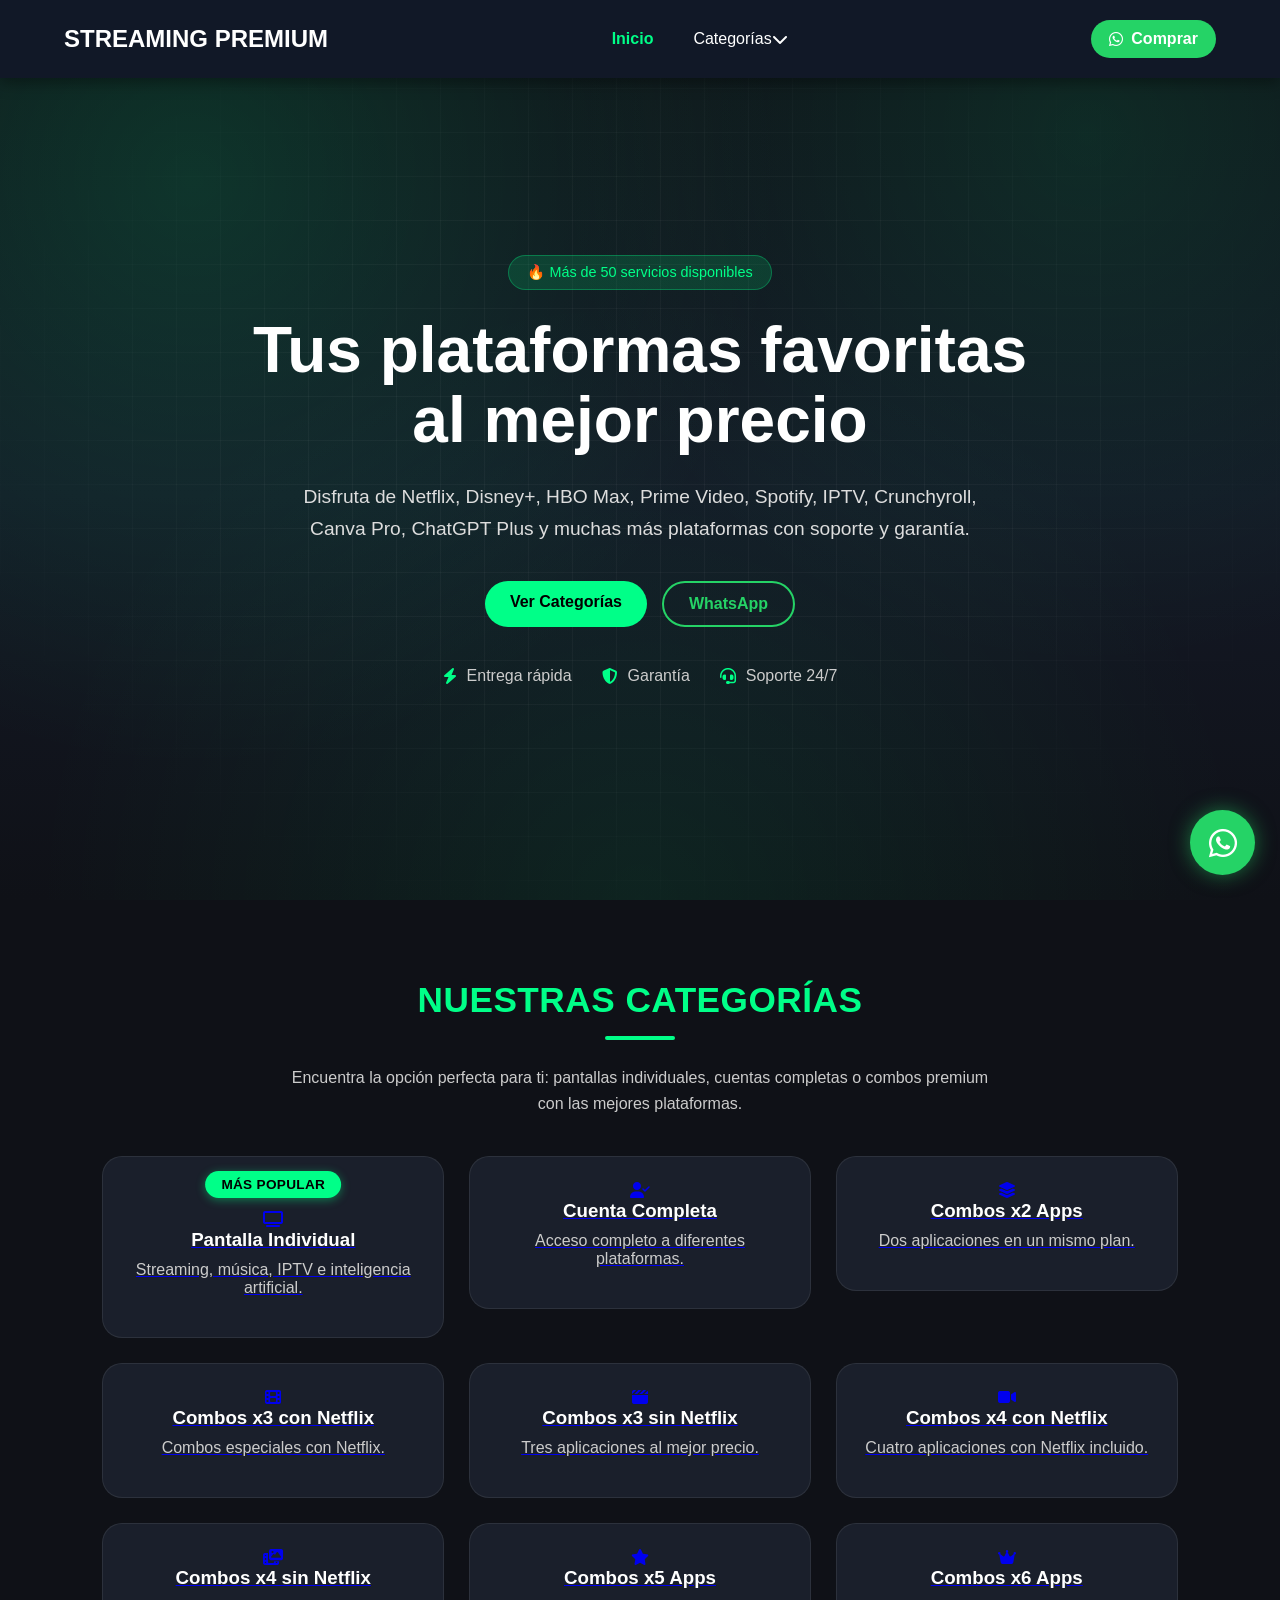
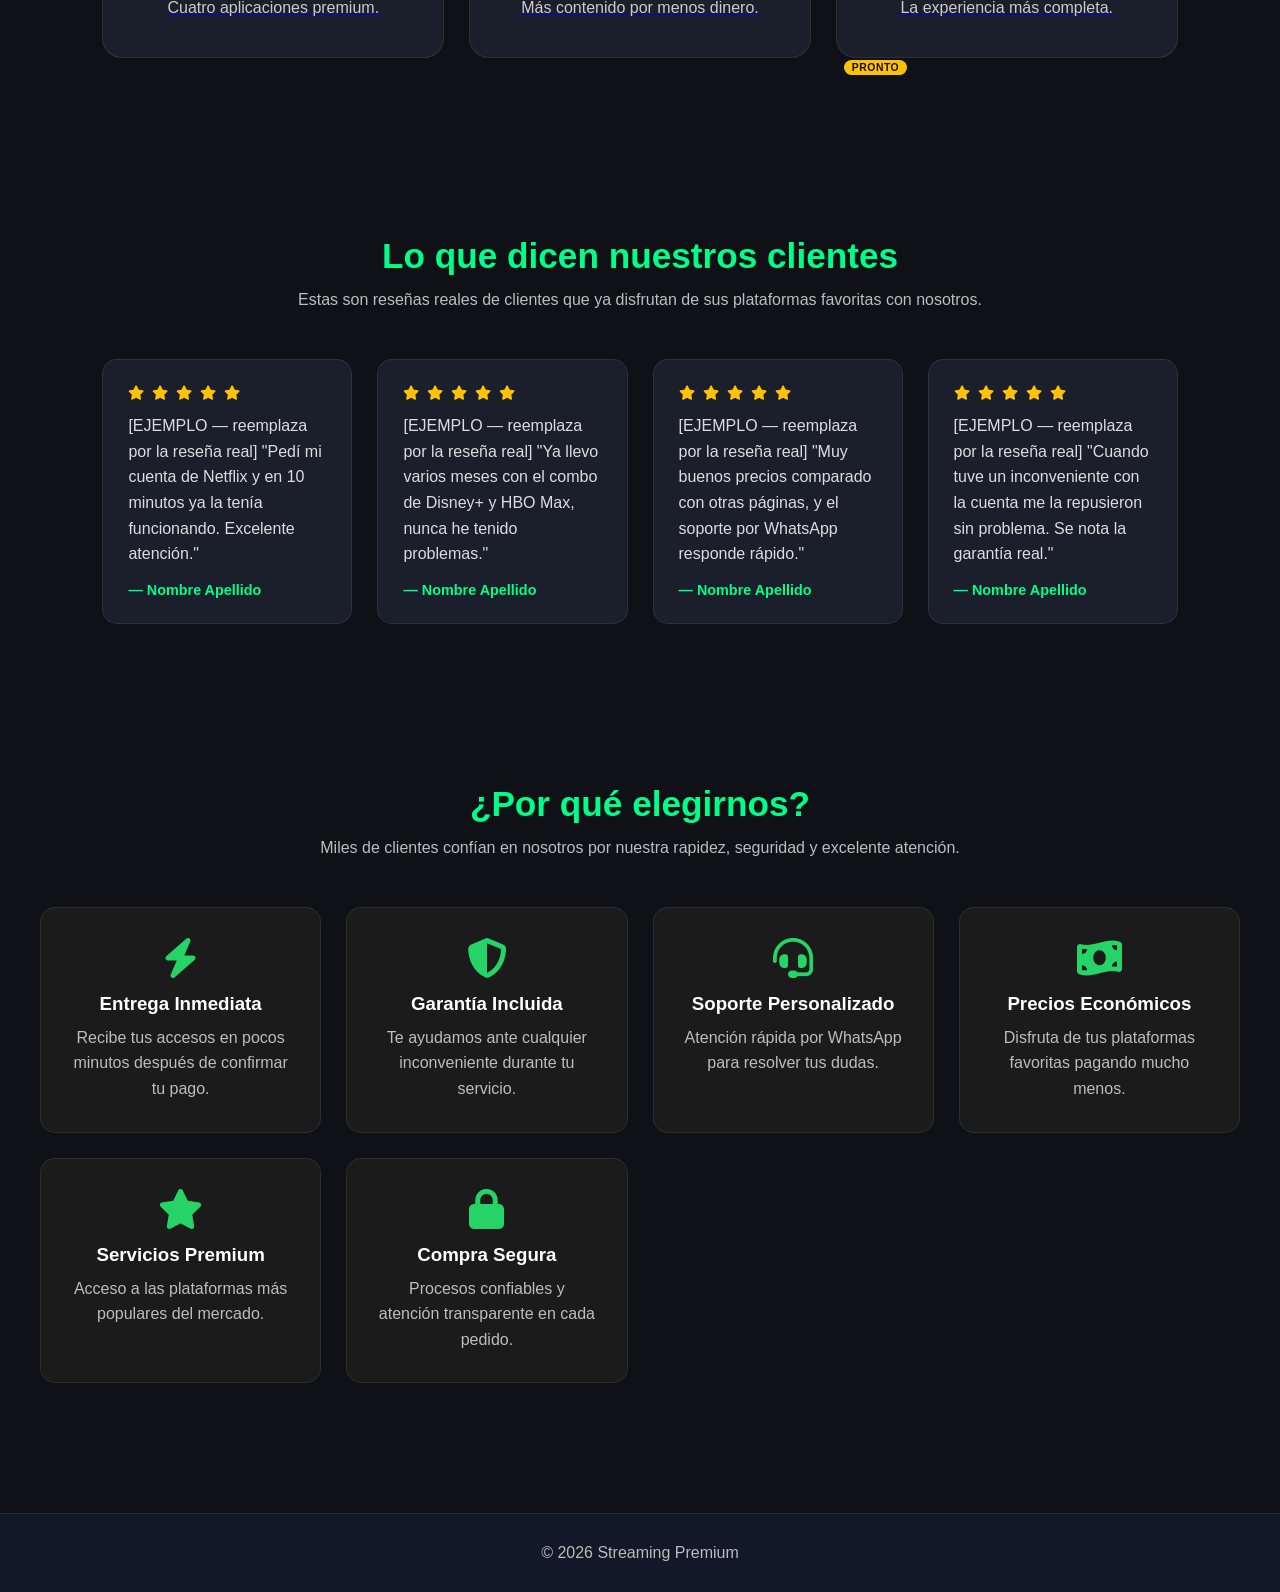
<file: index.html>
<!doctype html>
<html lang="es">
  <head>
    <meta charset="UTF-8" />
    <meta name="viewport" content="width=device-width, initial-scale=1.0" />
    <meta
      name="description"
      content="Cuentas y combos premium de Netflix, Disney+, HBO Max, Prime Video, Spotify, IPTV y más. Entrega rápida, garantía y soporte 24/7 por WhatsApp."
    />
    <title>Streaming Premium</title>

    <link rel="stylesheet" href="style.css" />

    <link
      href="https://cdnjs.cloudflare.com/ajax/libs/font-awesome/6.5.1/css/all.min.css"
      rel="stylesheet"
    />

    <link rel="icon" href="multimedia/favicon.svg" type="image/svg+xml" />
  </head>
  <body>
    <!-- HEADER -->

    <header>
      <div class="logo">
        <a href="index.html"> STREAMING PREMIUM </a>
      </div>

      <!-- BOTÓN MENÚ MÓVIL -->

      <div class="menu-toggle" id="menu-toggle">
        <i class="fa-solid fa-bars" aria-hidden="true"></i>
      </div>

      <!-- MENÚ -->

      <nav id="nav-menu">
        <ul>
          <li>
            <a href="index.html"> Inicio </a>
          </li>

          <li class="dropdown">
            <div class="dropdown-header">
              <span>Categorías</span>

              <i
                class="fa-solid fa-chevron-down dropdown-toggle"
                aria-hidden="true"
              ></i>
            </div>

            <ul class="submenu">
              <li>
                <a href="pantalla-individual.html"> Pantalla Individual </a>
              </li>

              <li>
                <a href="cuenta-completa.html"> Cuenta Completa </a>
              </li>

              <li>
                <a href="combos-x2.html"> Combos x2 </a>
              </li>

              <li>
                <a href="combos-x3-netflix.html"> Combos x3 con Netflix </a>
              </li>

              <li>
                <a href="combos-x3.html"> Combos x3 sin Netflix </a>
              </li>

              <li>
                <a href="combos-x4-netflix.html"> Combos x4 con Netflix </a>
              </li>

              <li>
                <a href="combos-x4.html"> Combos x4 sin Netflix </a>
              </li>

              <li>
                <a href="combos-x5.html"> Combos x5 </a>
              </li>

              <li>
                <a href="combos-x6.html"> Combos x6 </a>
              </li>
            </ul>
          </li>
        </ul>
      </nav>

      <a
        href="https://wa.me/573224717356"
        class="header-whatsapp"
        target="_blank"
      >
        <i aria-hidden="true" class="fab fa-whatsapp"></i>
        Comprar
      </a>
    </header>

    <!-- HERO -->

    <section class="hero">
      <div class="hero-content">
        <span class="hero-badge"> 🔥 Más de 50 servicios disponibles </span>

        <h1>
          Tus plataformas favoritas<br />
          al mejor precio
        </h1>

        <p>
          Disfruta de Netflix, Disney+, HBO Max, Prime Video, Spotify, IPTV,
          Crunchyroll, Canva Pro, ChatGPT Plus y muchas más plataformas con
          soporte y garantía.
        </p>

        <div class="hero-buttons">
          <a href="#catalogo" class="btn"> Ver Categorías </a>

          <a
            href="https://wa.me/573224717356"
            class="btn-whatsapp"
            target="_blank"
          >
            WhatsApp
          </a>
        </div>

        <div class="hero-info">
          <div>
            <i aria-hidden="true" class="fa-solid fa-bolt"></i>
            Entrega rápida
          </div>

          <div>
            <i aria-hidden="true" class="fa-solid fa-shield-halved"></i>
            Garantía
          </div>

          <div>
            <i aria-hidden="true" class="fa-solid fa-headset"></i>
            Soporte 24/7
          </div>
        </div>
      </div>
    </section>

    <!-- CATEGORÍAS -->

    <section class="categorias" id="catalogo">
      <h1>NUESTRAS CATEGORÍAS</h1>

      <p class="categorias-subtitulo">
        Encuentra la opción perfecta para ti: pantallas individuales, cuentas
        completas o combos premium con las mejores plataformas.
      </p>

      <div class="cards">
        <!-- Pantalla Individual -->
        <a href="pantalla-individual.html" class="card-link">
          <div class="card card-destacada">
            <span class="mas-vendido">Más popular</span>
            <i aria-hidden="true" class="fa-solid fa-tv"></i>
            <h3>Pantalla Individual</h3>
            <p>Streaming, música, IPTV e inteligencia artificial.</p>
          </div>
        </a>

        <!-- Cuenta Completa -->
        <a href="cuenta-completa.html" class="card-link">
          <div class="card">
            <i aria-hidden="true" class="fa-solid fa-user-check"></i>
            <h3>Cuenta Completa</h3>
            <p>Acceso completo a diferentes plataformas.</p>
          </div>
        </a>

        <!-- Combo x2 -->
        <a href="combos-x2.html" class="card-link">
          <div class="card">
            <i aria-hidden="true" class="fa-solid fa-layer-group"></i>
            <h3>Combos x2 Apps</h3>
            <p>Dos aplicaciones en un mismo plan.</p>
          </div>
        </a>

        <!-- Combo x3 Netflix -->
        <a href="combos-x3-netflix.html" class="card-link">
          <div class="card">
            <i aria-hidden="true" class="fa-solid fa-film"></i>
            <h3>Combos x3 con Netflix</h3>
            <p>Combos especiales con Netflix.</p>
          </div>
        </a>

        <!-- Combo x3 Sin Netflix -->
        <a href="combos-x3.html" class="card-link">
          <div class="card">
            <i aria-hidden="true" class="fa-solid fa-clapperboard"></i>
            <h3>Combos x3 sin Netflix</h3>
            <p>Tres aplicaciones al mejor precio.</p>
          </div>
        </a>

        <!-- Combo x4 Netflix -->
        <a href="combos-x4-netflix.html" class="card-link">
          <div class="card">
            <i aria-hidden="true" class="fa-solid fa-video"></i>
            <h3>Combos x4 con Netflix</h3>
            <p>Cuatro aplicaciones con Netflix incluido.</p>
          </div>
        </a>

        <!-- Combo x4 Sin Netflix -->
        <a href="combos-x4.html" class="card-link">
          <div class="card">
            <i aria-hidden="true" class="fa-solid fa-photo-film"></i>
            <h3>Combos x4 sin Netflix</h3>
            <p>Cuatro aplicaciones premium.</p>
          </div>
        </a>

        <!-- Combo x5 -->
        <a href="combos-x5.html" class="card-link">
          <div class="card">
            <i aria-hidden="true" class="fa-solid fa-star"></i>
            <h3>Combos x5 Apps</h3>
            <p>Más contenido por menos dinero.</p>
          </div>
        </a>

        <!-- Combo x6 -->
        <a href="combos-x6.html" class="card-link">
          <div class="card">
            <i aria-hidden="true" class="fa-solid fa-crown"></i>
            <h3>Combos x6 Apps</h3>
            <p>La experiencia más completa.</p>
          </div>
        </a>
      </div>
    </section>

    <!-- TESTIMONIOS -->
    <!--
        ⚠️ REEMPLAZA ESTOS 4 TESTIMONIOS POR RESEÑAS REALES DE TUS CLIENTES.
        Por cada .review necesitas: nombre + inicial (ej: "Camila R."),
        cantidad de estrellas (repite/quita <i class="fa-solid fa-star">)
        y el texto de la reseña dentro del <p>.
    -->

    <section class="testimonios">
      <h2>Lo que dicen nuestros clientes</h2>

      <p class="testimonios-subtitulo">
        Estas son reseñas reales de clientes que ya disfrutan de sus plataformas
        favoritas con nosotros.
      </p>

      <div class="reviews">
        <div class="review">
          <div class="review-stars">
            <i aria-hidden="true" class="fa-solid fa-star"></i>
            <i aria-hidden="true" class="fa-solid fa-star"></i>
            <i aria-hidden="true" class="fa-solid fa-star"></i>
            <i aria-hidden="true" class="fa-solid fa-star"></i>
            <i aria-hidden="true" class="fa-solid fa-star"></i>
          </div>
          <p>
            [EJEMPLO — reemplaza por la reseña real] "Pedí mi cuenta de Netflix
            y en 10 minutos ya la tenía funcionando. Excelente atención."
          </p>
          <span class="review-autor">— Nombre Apellido</span>
        </div>

        <div class="review">
          <div class="review-stars">
            <i aria-hidden="true" class="fa-solid fa-star"></i>
            <i aria-hidden="true" class="fa-solid fa-star"></i>
            <i aria-hidden="true" class="fa-solid fa-star"></i>
            <i aria-hidden="true" class="fa-solid fa-star"></i>
            <i aria-hidden="true" class="fa-solid fa-star"></i>
          </div>
          <p>
            [EJEMPLO — reemplaza por la reseña real] "Ya llevo varios meses con
            el combo de Disney+ y HBO Max, nunca he tenido problemas."
          </p>
          <span class="review-autor">— Nombre Apellido</span>
        </div>

        <div class="review">
          <div class="review-stars">
            <i aria-hidden="true" class="fa-solid fa-star"></i>
            <i aria-hidden="true" class="fa-solid fa-star"></i>
            <i aria-hidden="true" class="fa-solid fa-star"></i>
            <i aria-hidden="true" class="fa-solid fa-star"></i>
            <i aria-hidden="true" class="fa-solid fa-star"></i>
          </div>
          <p>
            [EJEMPLO — reemplaza por la reseña real] "Muy buenos precios
            comparado con otras páginas, y el soporte por WhatsApp responde
            rápido."
          </p>
          <span class="review-autor">— Nombre Apellido</span>
        </div>

        <div class="review">
          <div class="review-stars">
            <i aria-hidden="true" class="fa-solid fa-star"></i>
            <i aria-hidden="true" class="fa-solid fa-star"></i>
            <i aria-hidden="true" class="fa-solid fa-star"></i>
            <i aria-hidden="true" class="fa-solid fa-star"></i>
            <i aria-hidden="true" class="fa-solid fa-star"></i>
          </div>
          <p>
            [EJEMPLO — reemplaza por la reseña real] "Cuando tuve un
            inconveniente con la cuenta me la repusieron sin problema. Se nota
            la garantía real."
          </p>
          <span class="review-autor">— Nombre Apellido</span>
        </div>
      </div>
    </section>

    <!-- BENEFICIOS -->

    <section class="beneficios">
      <h2>¿Por qué elegirnos?</h2>

      <p class="beneficios-subtitulo">
        Miles de clientes confían en nosotros por nuestra rapidez, seguridad y
        excelente atención.
      </p>

      <div class="beneficios-grid">
        <div class="beneficio">
          <i aria-hidden="true" class="fa-solid fa-bolt"></i>
          <h3>Entrega Inmediata</h3>
          <p>
            Recibe tus accesos en pocos minutos después de confirmar tu pago.
          </p>
        </div>

        <div class="beneficio">
          <i aria-hidden="true" class="fa-solid fa-shield-halved"></i>
          <h3>Garantía Incluida</h3>
          <p>Te ayudamos ante cualquier inconveniente durante tu servicio.</p>
        </div>

        <div class="beneficio">
          <i aria-hidden="true" class="fa-solid fa-headset"></i>
          <h3>Soporte Personalizado</h3>
          <p>Atención rápida por WhatsApp para resolver tus dudas.</p>
        </div>

        <div class="beneficio">
          <i aria-hidden="true" class="fa-solid fa-money-bill-wave"></i>
          <h3>Precios Económicos</h3>
          <p>Disfruta de tus plataformas favoritas pagando mucho menos.</p>
        </div>

        <div class="beneficio">
          <i aria-hidden="true" class="fa-solid fa-star"></i>
          <h3>Servicios Premium</h3>
          <p>Acceso a las plataformas más populares del mercado.</p>
        </div>

        <div class="beneficio">
          <i aria-hidden="true" class="fa-solid fa-lock"></i>
          <h3>Compra Segura</h3>
          <p>Procesos confiables y atención transparente en cada pedido.</p>
        </div>
      </div>
    </section>

    <!-- FOOTER -->

    <footer>
      <p>© 2026 Streaming Premium</p>
    </footer>

    <!-- BOTÓN WHATSAPP -->

    <a href="https://wa.me/573224717356" class="whatsapp" target="_blank">
      <i aria-hidden="true" class="fab fa-whatsapp"></i>
    </a>

    <script src="script.js"></script>
  </body>
</html>
</file>
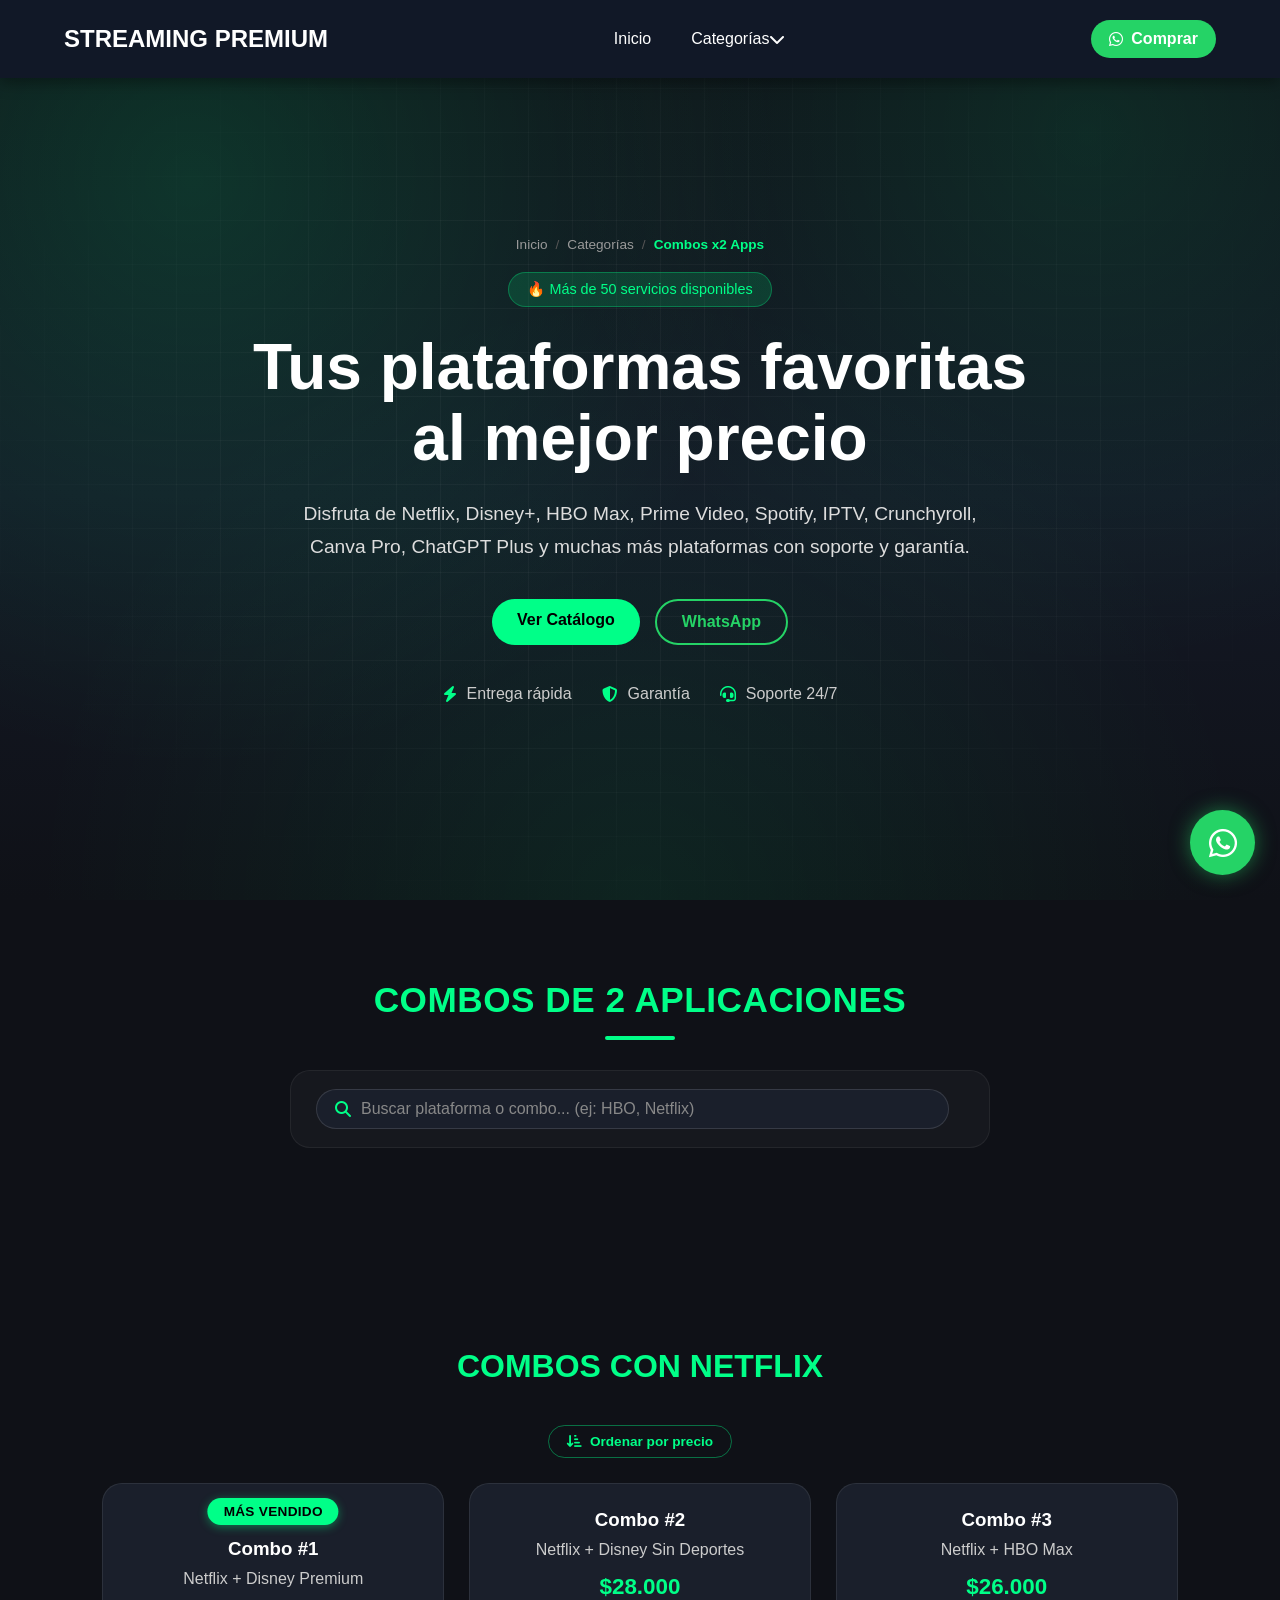
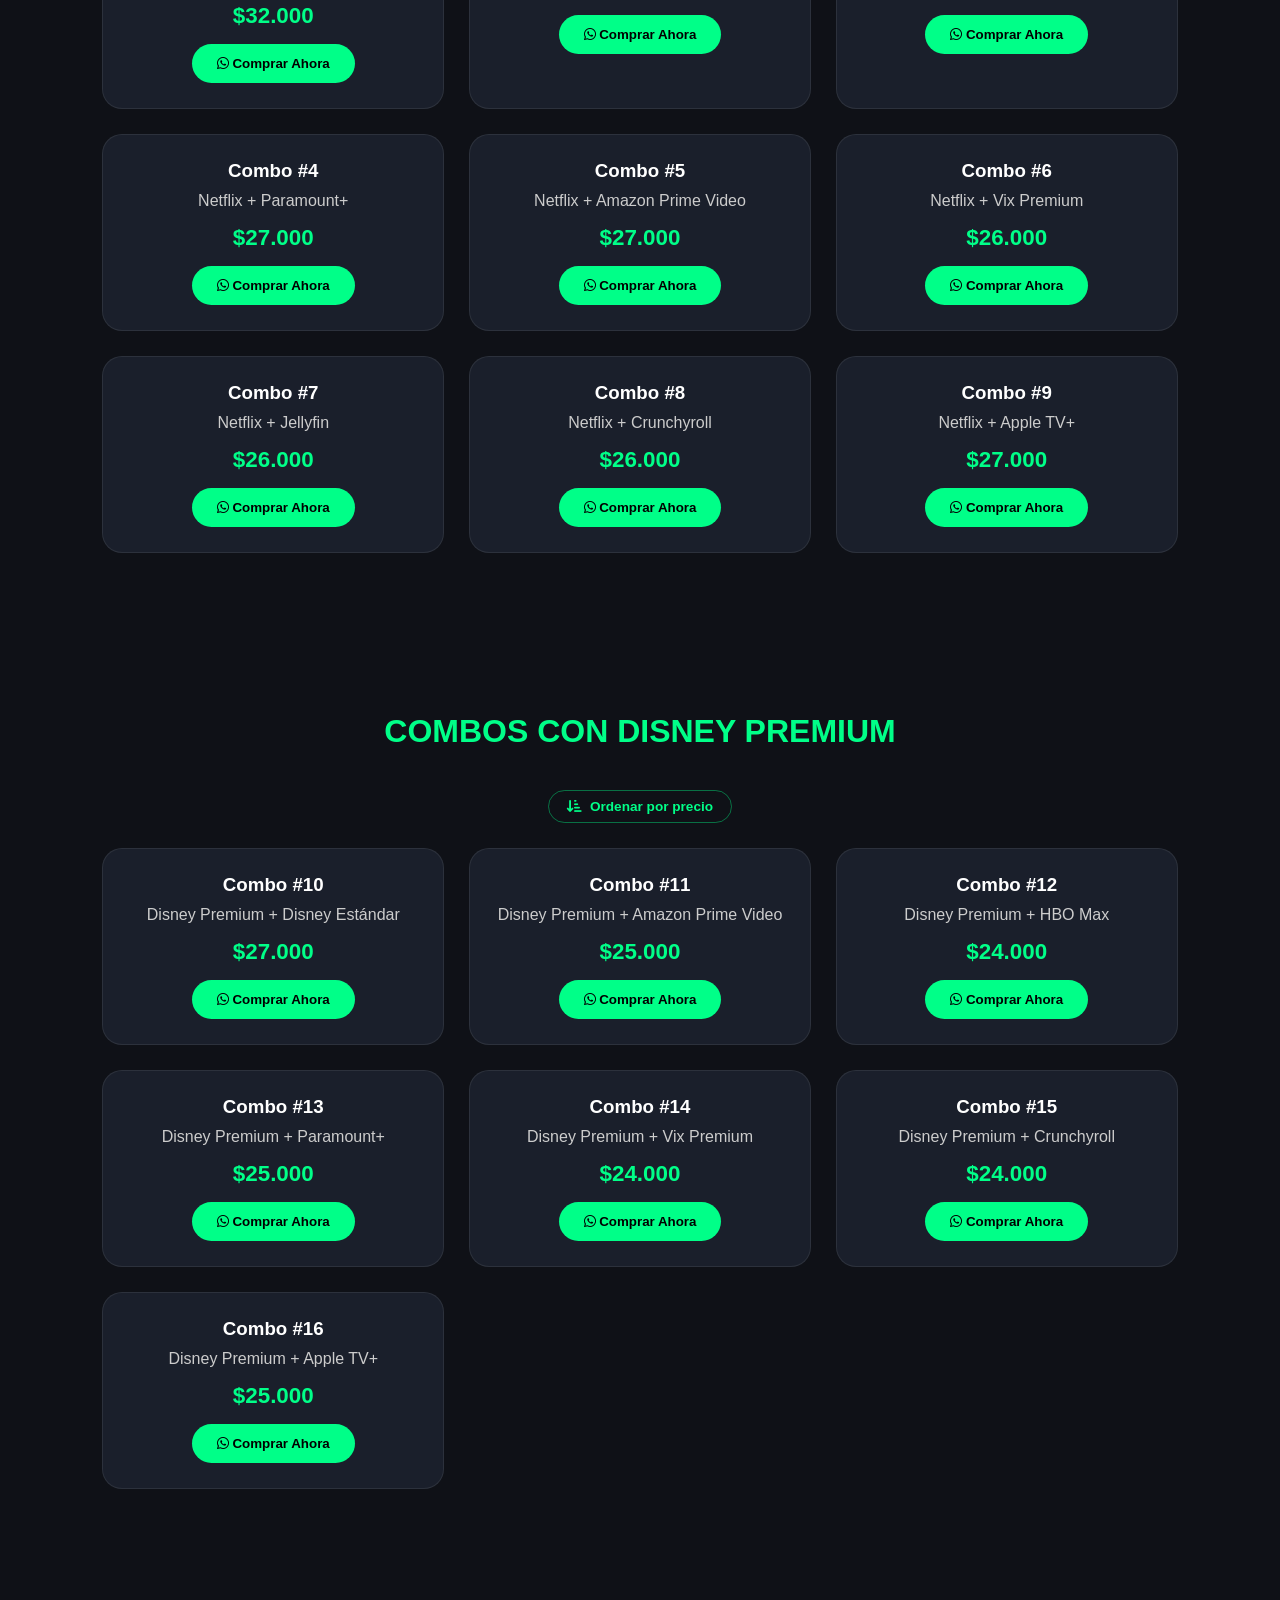
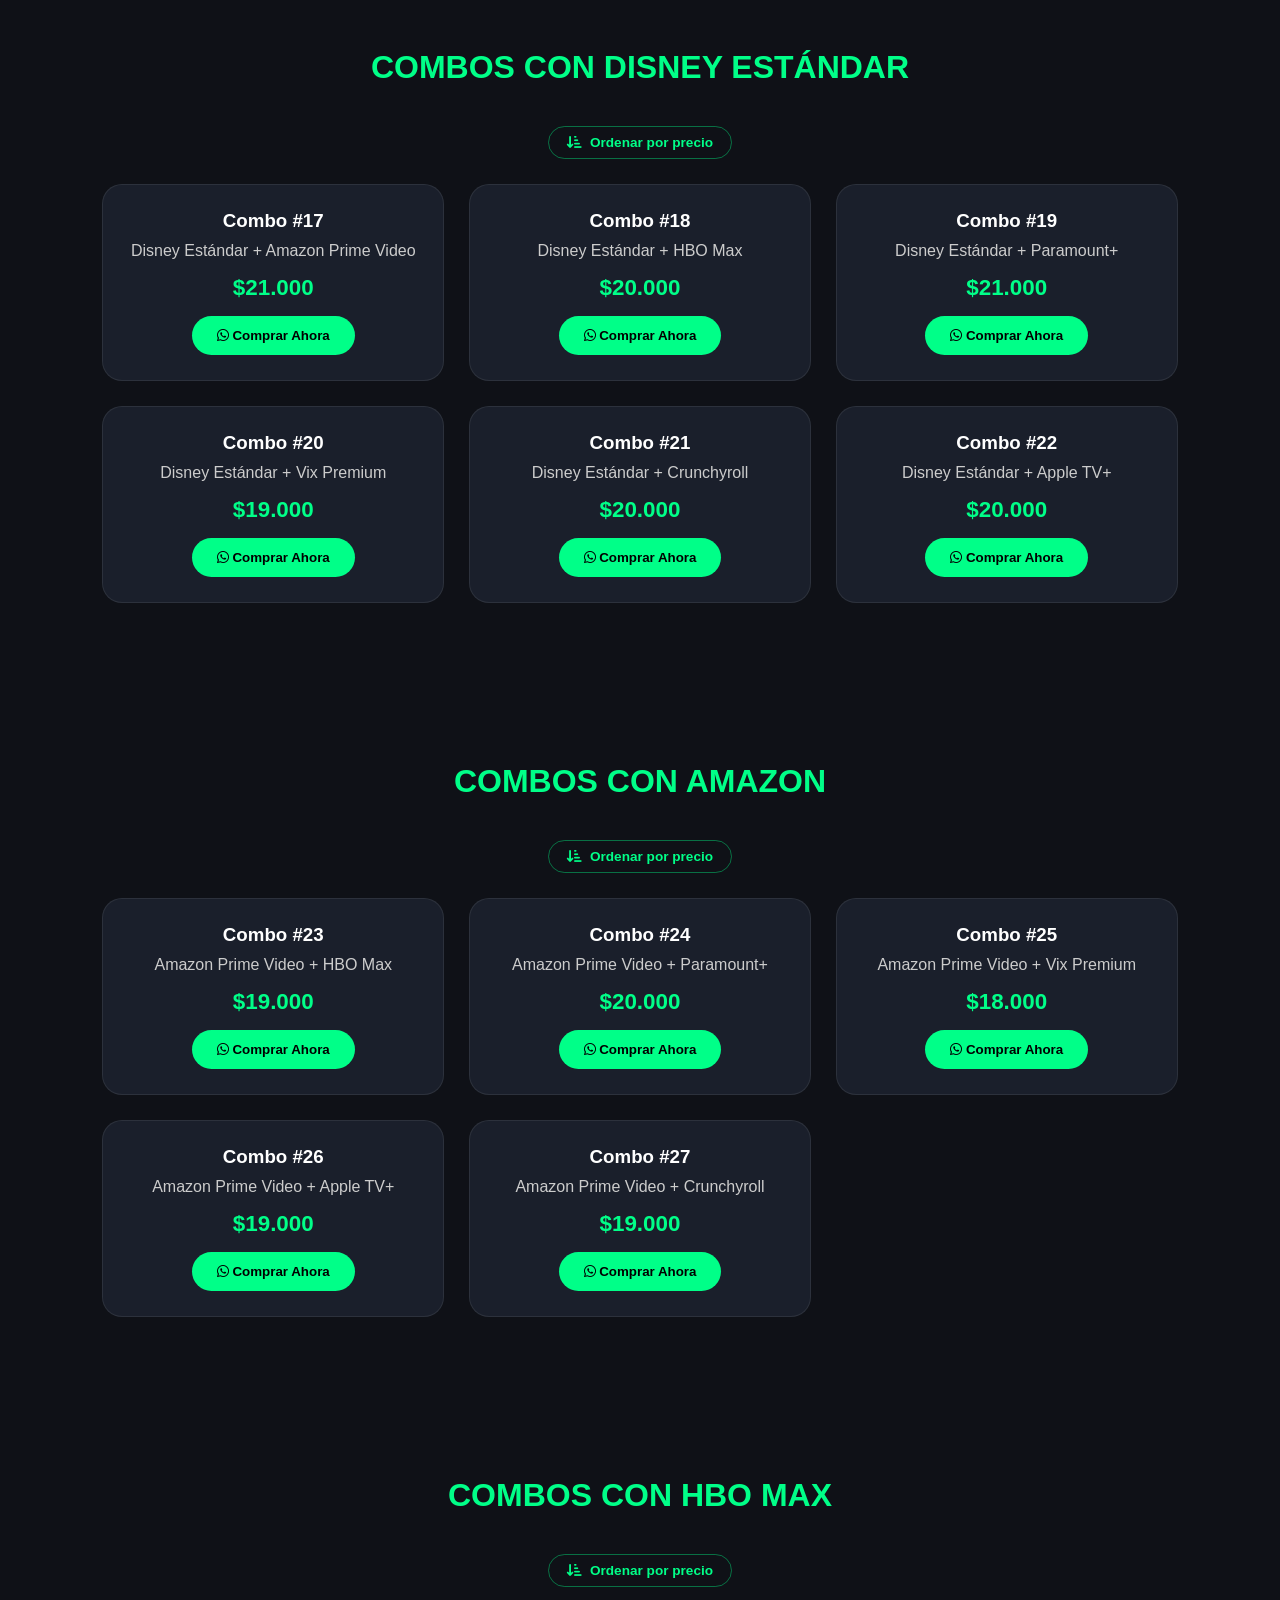
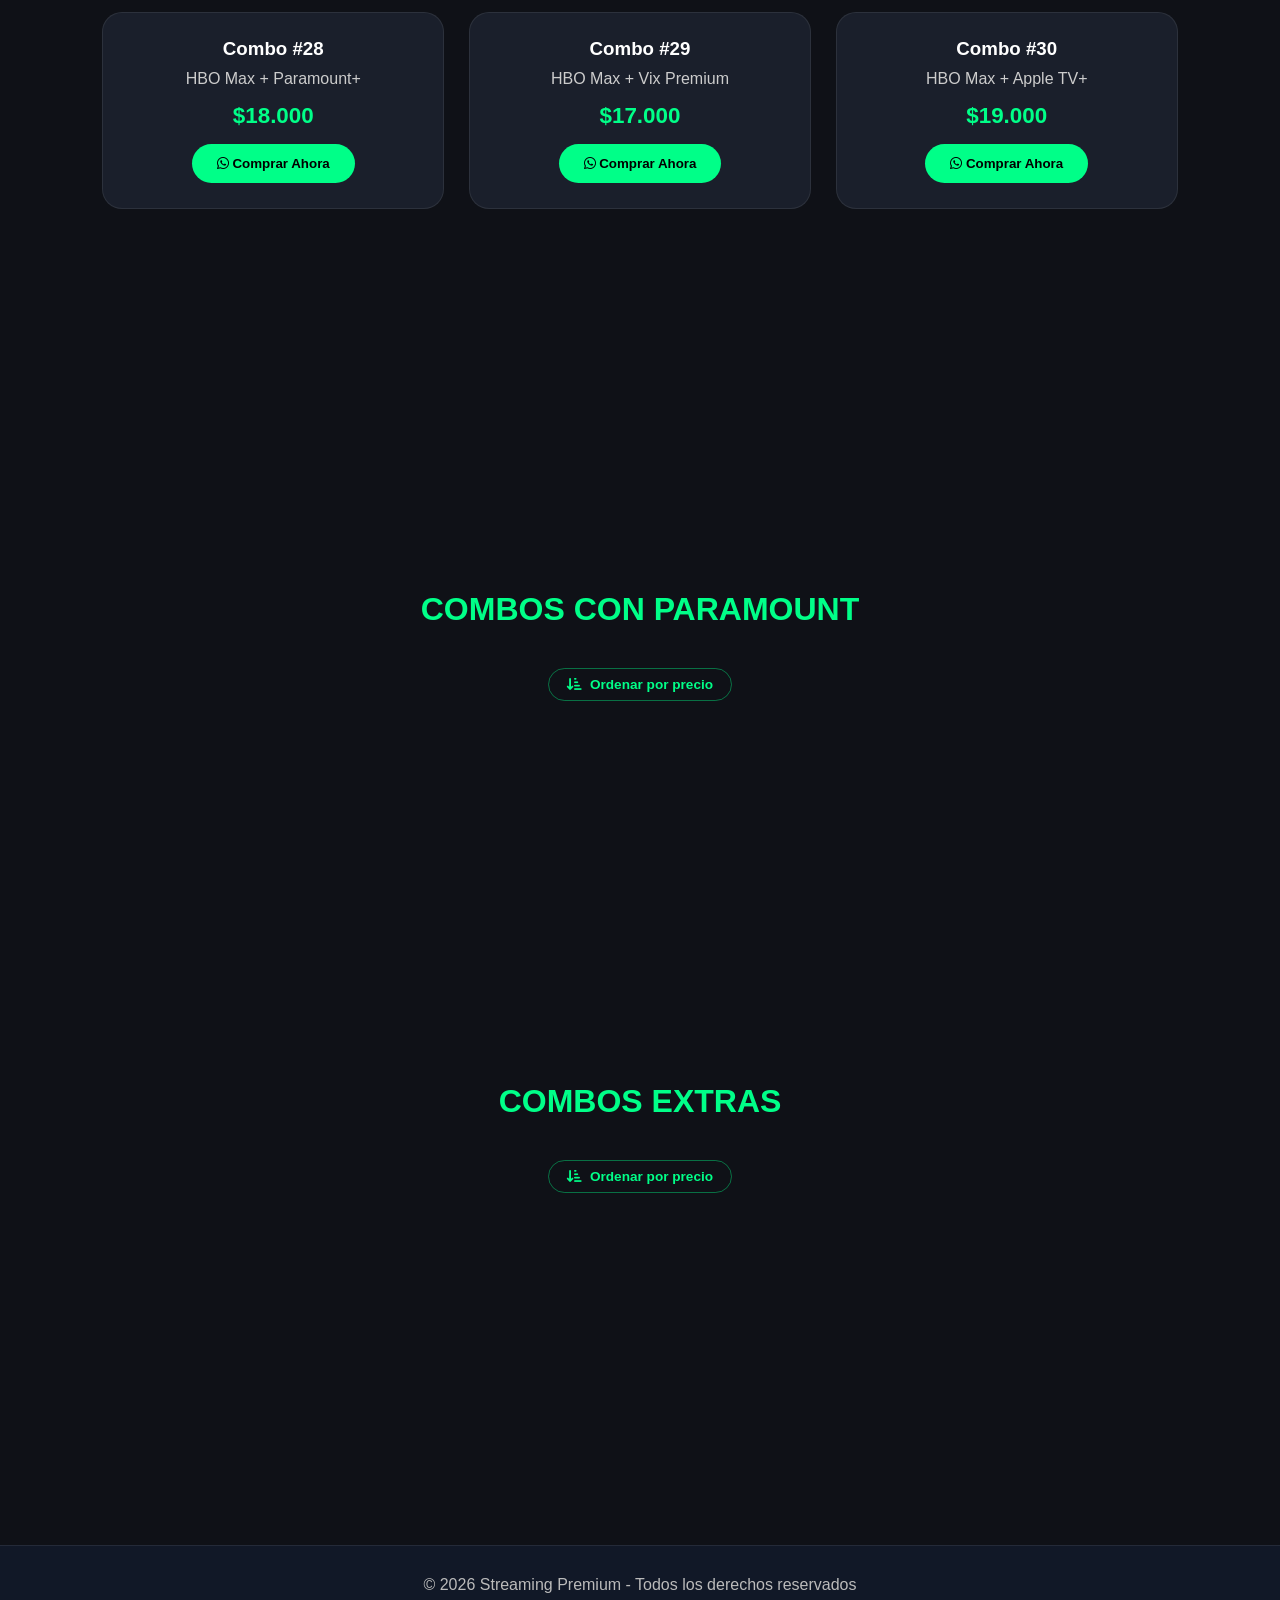
<file: combos-x2.html>
<!DOCTYPE html>
<html lang="es">

<head>
    <meta charset="UTF-8">
    <meta name="viewport" content="width=device-width, initial-scale=1.0">
    <meta name="description" content="Combos de 2 plataformas de streaming (Netflix, Disney+, HBO Max, Amazon, Paramount+ y más) al mejor precio del mercado." />
    <title>Combos x2 Apps | Streaming Premium</title>

    <link rel="stylesheet" href="style.css">

    <link href="https://cdnjs.cloudflare.com/ajax/libs/font-awesome/6.5.1/css/all.min.css" rel="stylesheet">

    <link rel="icon" href="multimedia/favicon.svg" type="image/svg+xml">
</head>

<body>

    <!-- HEADER -->

        <header>
      <div class="logo">
        <a href="index.html"> STREAMING PREMIUM </a>
      </div>

      <!-- BOTÓN MENÚ MÓVIL -->

      <div class="menu-toggle" id="menu-toggle">
        <i class="fa-solid fa-bars" aria-hidden="true"></i>
      </div>

      <!-- MENÚ -->

      <nav id="nav-menu">
        <ul>
          <li>
            <a href="index.html"> Inicio </a>
          </li>

          <li class="dropdown">
            <div class="dropdown-header">
              <span>Categorías</span>

              <i class="fa-solid fa-chevron-down dropdown-toggle" aria-hidden="true"></i>
            </div>

            <ul class="submenu">
              <li>
                <a href="pantalla-individual.html">
                  Pantalla Individual
                </a>
              </li>

              <li>
                <a href="cuenta-completa.html">
                  Cuenta Completa
                </a>
              </li>

              <li>
                <a href="combos-x2.html"> Combos x2 </a>
              </li>

              <li>
                <a href="combos-x3-netflix.html">
                  Combos x3 con Netflix
                </a>
              </li>

              <li>
                <a href="combos-x3.html">
                  Combos x3 sin Netflix
                </a>
              </li>

              <li>
                <a href="combos-x4-netflix.html">
                  Combos x4 con Netflix
                </a>
              </li>

              <li>
                <a href="combos-x4.html">
                  Combos x4 sin Netflix
                </a>
              </li>

              <li>
                <a href="combos-x5.html"> Combos x5 </a>
              </li>

              <li>
                <a href="combos-x6.html"> Combos x6 </a>
              </li>
            </ul>
          </li>
        </ul>
      </nav>

      <a
        href="https://wa.me/573224717356"
        class="header-whatsapp"
        target="_blank"
      >
        <i class="fab fa-whatsapp" aria-hidden="true"></i>
        Comprar
      </a>
    </header>

    <!-- HERO -->

    <section class="hero">

        <div class="hero-content">

            <span class="hero-badge">
                🔥 Más de 50 servicios disponibles
            </span>

            <h1>
                Tus plataformas favoritas<br>
                al mejor precio
            </h1>

            <p>
                Disfruta de Netflix, Disney+, HBO Max, Prime Video,
                Spotify, IPTV, Crunchyroll, Canva Pro, ChatGPT Plus
                y muchas más plataformas con soporte y garantía.
            </p>

            <div class="hero-buttons">

                <a href="#catalogo" class="btn">
                    Ver Catálogo 
                </a>

                <a href="https://wa.me/573224717356" class="btn-whatsapp" target="_blank">
                    WhatsApp
                </a>

            </div>

            <div class="hero-info">

                <div>
                    <i aria-hidden="true" class="fa-solid fa-bolt"></i>
                    Entrega rápida
                </div>

                <div>
                    <i aria-hidden="true" class="fa-solid fa-shield-halved"></i>
                    Garantía
                </div>

                <div>
                    <i aria-hidden="true" class="fa-solid fa-headset"></i>
                    Soporte 24/7
                </div>

            </div>

        </div>

    </section>

    <!-- COMBOS CON NETFLIX -->

    <!-- COMBOS DE 2 APLICACIONES -->

    <section class="planes" id="catalogo">
      <h1>COMBOS DE 2 APLICACIONES</h1>
    </section>

    <section class="planes">

        <h2>COMBOS CON NETFLIX</h2>

        <div class="cards">

            <div class="card card-destacada">
                <span class="mas-vendido">Más vendido</span>
                <h3>Combo #1</h3>
                <p>Netflix + Disney Premium</p>
                <span>$32.000</span>
                <button class="btn-comprar">
                    <i aria-hidden="true" class="fab fa-whatsapp"></i>
                    Comprar Ahora
                </button>
            </div>

            <div class="card">
                <h3>Combo #2</h3>
                <p>Netflix + Disney Sin Deportes</p>
                <span>$28.000</span>
                <button class="btn-comprar">
                    <i aria-hidden="true" class="fab fa-whatsapp"></i>
                    Comprar Ahora
                </button>
            </div>

            <div class="card">
                <h3>Combo #3</h3>
                <p>Netflix + HBO Max</p>
                <span>$26.000</span>
                <button class="btn-comprar">
                    <i aria-hidden="true" class="fab fa-whatsapp"></i>
                    Comprar Ahora
                </button>
            </div>

            <div class="card">
                <h3>Combo #4</h3>
                <p>Netflix + Paramount+</p>
                <span>$27.000</span>
                <button class="btn-comprar">
                    <i aria-hidden="true" class="fab fa-whatsapp"></i>
                    Comprar Ahora
                </button>
            </div>

            <div class="card">
                <h3>Combo #5</h3>
                <p>Netflix + Amazon Prime Video</p>
                <span>$27.000</span>
                <button class="btn-comprar">
                    <i aria-hidden="true" class="fab fa-whatsapp"></i>
                    Comprar Ahora
                </button>
            </div>

            <div class="card">
                <h3>Combo #6</h3>
                <p>Netflix + Vix Premium</p>
                <span>$26.000</span>
                <button class="btn-comprar">
                    <i aria-hidden="true" class="fab fa-whatsapp"></i>
                    Comprar Ahora
                </button>
            </div>

            <div class="card">
                <h3>Combo #7</h3>
                <p>Netflix + Jellyfin</p>
                <span>$26.000</span>
                <button class="btn-comprar">
                    <i aria-hidden="true" class="fab fa-whatsapp"></i>
                    Comprar Ahora
                </button>
            </div>

            <div class="card">
                <h3>Combo #8</h3>
                <p>Netflix + Crunchyroll</p>
                <span>$26.000</span>
                <button class="btn-comprar">
                    <i aria-hidden="true" class="fab fa-whatsapp"></i>
                    Comprar Ahora
                </button>
            </div>

            <div class="card">
                <h3>Combo #9</h3>
                <p>Netflix + Apple TV+</p>
                <span>$27.000</span>
                <button class="btn-comprar">
                    <i aria-hidden="true" class="fab fa-whatsapp"></i>
                    Comprar Ahora
                </button>
            </div>
            </div>

        </div>

    </section>

    <!-- COMBOS CON DISNEY PREMIUM -->

    <section class="planes">

        <h2>COMBOS CON DISNEY PREMIUM</h2>

        <div class="cards">

            <div class="card">
                <h3>Combo #10</h3>
                <p>Disney Premium + Disney Estándar</p>
                <span>$27.000</span>
                <button class="btn-comprar">
                    <i aria-hidden="true" class="fab fa-whatsapp"></i>
                    Comprar Ahora
                </button>
            </div>

            <div class="card">
                <h3>Combo #11</h3>
                <p>Disney Premium + Amazon Prime Video</p>
                <span>$25.000</span>
                <button class="btn-comprar">
                    <i aria-hidden="true" class="fab fa-whatsapp"></i>
                    Comprar Ahora
                </button>
            </div>

            <div class="card">
                <h3>Combo #12</h3>
                <p>Disney Premium + HBO Max</p>
                <span>$24.000</span>
                <button class="btn-comprar">
                    <i aria-hidden="true" class="fab fa-whatsapp"></i>
                    Comprar Ahora
                </button>
            </div>

            <div class="card">
                <h3>Combo #13</h3>
                <p>Disney Premium + Paramount+</p>
                <span>$25.000</span>
                <button class="btn-comprar">
                    <i aria-hidden="true" class="fab fa-whatsapp"></i>
                    Comprar Ahora
                </button>
            </div>

            <div class="card">
                <h3>Combo #14</h3>
                <p>Disney Premium + Vix Premium</p>
                <span>$24.000</span>
                <button class="btn-comprar">
                    <i aria-hidden="true" class="fab fa-whatsapp"></i>
                    Comprar Ahora
                </button>
            </div>

            <div class="card">
                <h3>Combo #15</h3>
                <p>Disney Premium + Crunchyroll</p>
                <span>$24.000</span>
                <button class="btn-comprar">
                    <i aria-hidden="true" class="fab fa-whatsapp"></i>
                    Comprar Ahora
                </button>
            </div>

            <div class="card">
                <h3>Combo #16</h3>
                <p>Disney Premium + Apple TV+</p>
                <span>$25.000</span>
                <button class="btn-comprar">
                    <i aria-hidden="true" class="fab fa-whatsapp"></i>
                    Comprar Ahora
                </button>
            </div>

        </div>

    </section>

    <!-- COMBOS CON DISNEY ESTÁNDAR -->

    <section class="planes">

        <h2>COMBOS CON DISNEY ESTÁNDAR</h2>

        <div class="cards">

            <div class="card">
                <h3>Combo #17</h3>
                <p>Disney Estándar + Amazon Prime Video</p>
                <span>$21.000</span>
                <button class="btn-comprar">
                    <i aria-hidden="true" class="fab fa-whatsapp"></i>
                    Comprar Ahora
                </button>
            </div>

            <div class="card">
                <h3>Combo #18</h3>
                <p>Disney Estándar + HBO Max</p>
                <span>$20.000</span>
                <button class="btn-comprar">
                    <i aria-hidden="true" class="fab fa-whatsapp"></i>
                    Comprar Ahora
                </button>
            </div>

            <div class="card">
                <h3>Combo #19</h3>
                <p>Disney Estándar + Paramount+</p>
                <span>$21.000</span>
                <button class="btn-comprar">
                    <i aria-hidden="true" class="fab fa-whatsapp"></i>
                    Comprar Ahora
                </button>
            </div>

            <div class="card">
                <h3>Combo #20</h3>
                <p>Disney Estándar + Vix Premium</p>
                <span>$19.000</span>
                <button class="btn-comprar">
                    <i aria-hidden="true" class="fab fa-whatsapp"></i>
                    Comprar Ahora
                </button>
            </div>

            <div class="card">
                <h3>Combo #21</h3>
                <p>Disney Estándar + Crunchyroll</p>
                <span>$20.000</span>
                <button class="btn-comprar">
                    <i aria-hidden="true" class="fab fa-whatsapp"></i>
                    Comprar Ahora
                </button>
            </div>

            <div class="card">
                <h3>Combo #22</h3>
                <p>Disney Estándar + Apple TV+</p>
                <span>$20.000</span>
                <button class="btn-comprar">
                    <i aria-hidden="true" class="fab fa-whatsapp"></i>
                    Comprar Ahora
                </button>
            </div>

        </div>

    </section>

    <!-- COMBOS CON AMAZON -->

    <section class="planes">

        <h2>COMBOS CON AMAZON</h2>

        <div class="cards">

            <div class="card">
                <h3>Combo #23</h3>
                <p>Amazon Prime Video + HBO Max</p>
                <span>$19.000</span>
                <button class="btn-comprar">
                    <i aria-hidden="true" class="fab fa-whatsapp"></i>
                    Comprar Ahora
                </button>
            </div>

            <div class="card">
                <h3>Combo #24</h3>
                <p>Amazon Prime Video + Paramount+</p>
                <span>$20.000</span>
                <button class="btn-comprar">
                    <i aria-hidden="true" class="fab fa-whatsapp"></i>
                    Comprar Ahora
                </button>
            </div>

            <div class="card">
                <h3>Combo #25</h3>
                <p>Amazon Prime Video + Vix Premium</p>
                <span>$18.000</span>
                <button class="btn-comprar">
                    <i aria-hidden="true" class="fab fa-whatsapp"></i>
                    Comprar Ahora
                </button>
            </div>

            <div class="card">
                <h3>Combo #26</h3>
                <p>Amazon Prime Video + Apple TV+</p>
                <span>$19.000</span>
                <button class="btn-comprar">
                    <i aria-hidden="true" class="fab fa-whatsapp"></i>
                    Comprar Ahora
                </button>
            </div>

            <div class="card">
                <h3>Combo #27</h3>
                <p>Amazon Prime Video + Crunchyroll</p>
                <span>$19.000</span>
                <button class="btn-comprar">
                    <i aria-hidden="true" class="fab fa-whatsapp"></i>
                    Comprar Ahora
                </button>
            </div>

        </div>

    </section>

    <!-- COMBOS CON HBO MAX -->

    <section class="planes">

        <h2>COMBOS CON HBO MAX</h2>

        <div class="cards">

            <div class="card">
                <h3>Combo #28</h3>
                <p>HBO Max + Paramount+</p>
                <span>$18.000</span>
                <button class="btn-comprar">
                    <i aria-hidden="true" class="fab fa-whatsapp"></i>
                    Comprar Ahora
                </button>
            </div>

            <div class="card">
                <h3>Combo #29</h3>
                <p>HBO Max + Vix Premium</p>
                <span>$17.000</span>
                <button class="btn-comprar">
                    <i aria-hidden="true" class="fab fa-whatsapp"></i>
                    Comprar Ahora
                </button>
            </div>

            <div class="card">
                <h3>Combo #30</h3>
                <p>HBO Max + Apple TV+</p>
                <span>$19.000</span>
                <button class="btn-comprar">
                    <i aria-hidden="true" class="fab fa-whatsapp"></i>
                    Comprar Ahora
                </button>
            </div>

            <div class="card">
                <h3>Combo #31</h3>
                <p>HBO Max + Crunchyroll</p>
                <span>$17.000</span>
                <button class="btn-comprar">
                    <i aria-hidden="true" class="fab fa-whatsapp"></i>
                    Comprar Ahora
                </button>
            </div>

        </div>

    </section>

    <!-- COMBOS CON PARAMOUNT -->

    <section class="planes">

        <h2>COMBOS CON PARAMOUNT</h2>

        <div class="cards">

            <div class="card">
                <h3>Combo #32</h3>
                <p>Paramount+ + Vix Premium</p>
                <span>$18.000</span>
                <button class="btn-comprar">
                    <i aria-hidden="true" class="fab fa-whatsapp"></i>
                    Comprar Ahora
                </button>
            </div>

            <div class="card">
                <h3>Combo #33</h3>
                <p>Paramount+ + Crunchyroll</p>
                <span>$19.000</span>
                <button class="btn-comprar">
                    <i aria-hidden="true" class="fab fa-whatsapp"></i>
                    Comprar Ahora
                </button>
            </div>

            <div class="card">
                <h3>Combo #34</h3>
                <p>Paramount+ + Apple TV+</p>
                <span>$20.000</span>
                <button class="btn-comprar">
                    <i aria-hidden="true" class="fab fa-whatsapp"></i>
                    Comprar Ahora
                </button>
            </div>

        </div>

    </section>

    <!-- COMBOS EXTRAS -->

    <section class="planes">

        <h2>COMBOS EXTRAS</h2>

        <div class="cards">

            <div class="card">
                <h3>Combo #35</h3>
                <p>Vix Premium + Crunchyroll</p>
                <span>$17.000</span>
                <button class="btn-comprar">
                    <i aria-hidden="true" class="fab fa-whatsapp"></i>
                    Comprar Ahora
                </button>
            </div>

            <div class="card">
                <h3>Combo #36</h3>
                <p>Vix Premium + Apple TV+</p>
                <span>$19.000</span>
                <button class="btn-comprar">
                    <i aria-hidden="true" class="fab fa-whatsapp"></i>
                    Comprar Ahora
                </button>
            </div>

            <div class="card">
                <h3>Combo #37</h3>
                <p>Crunchyroll + Apple TV+</p>
                <span>$19.000</span>
                <button class="btn-comprar">
                    <i aria-hidden="true" class="fab fa-whatsapp"></i>
                    Comprar Ahora
                </button>
            </div>

        </div>

    </section>

    <!-- FOOTER -->

    <footer>
        <p>© 2026 Streaming Premium - Todos los derechos reservados</p>
    </footer>

    <!-- BOTÓN WHATSAPP -->

    <a href="https://wa.me/573224717356" class="whatsapp" target="_blank">
        <i aria-hidden="true" class="fab fa-whatsapp"></i>
    </a>

    <script src="script.js"></script>

</body>

</html>
</file>
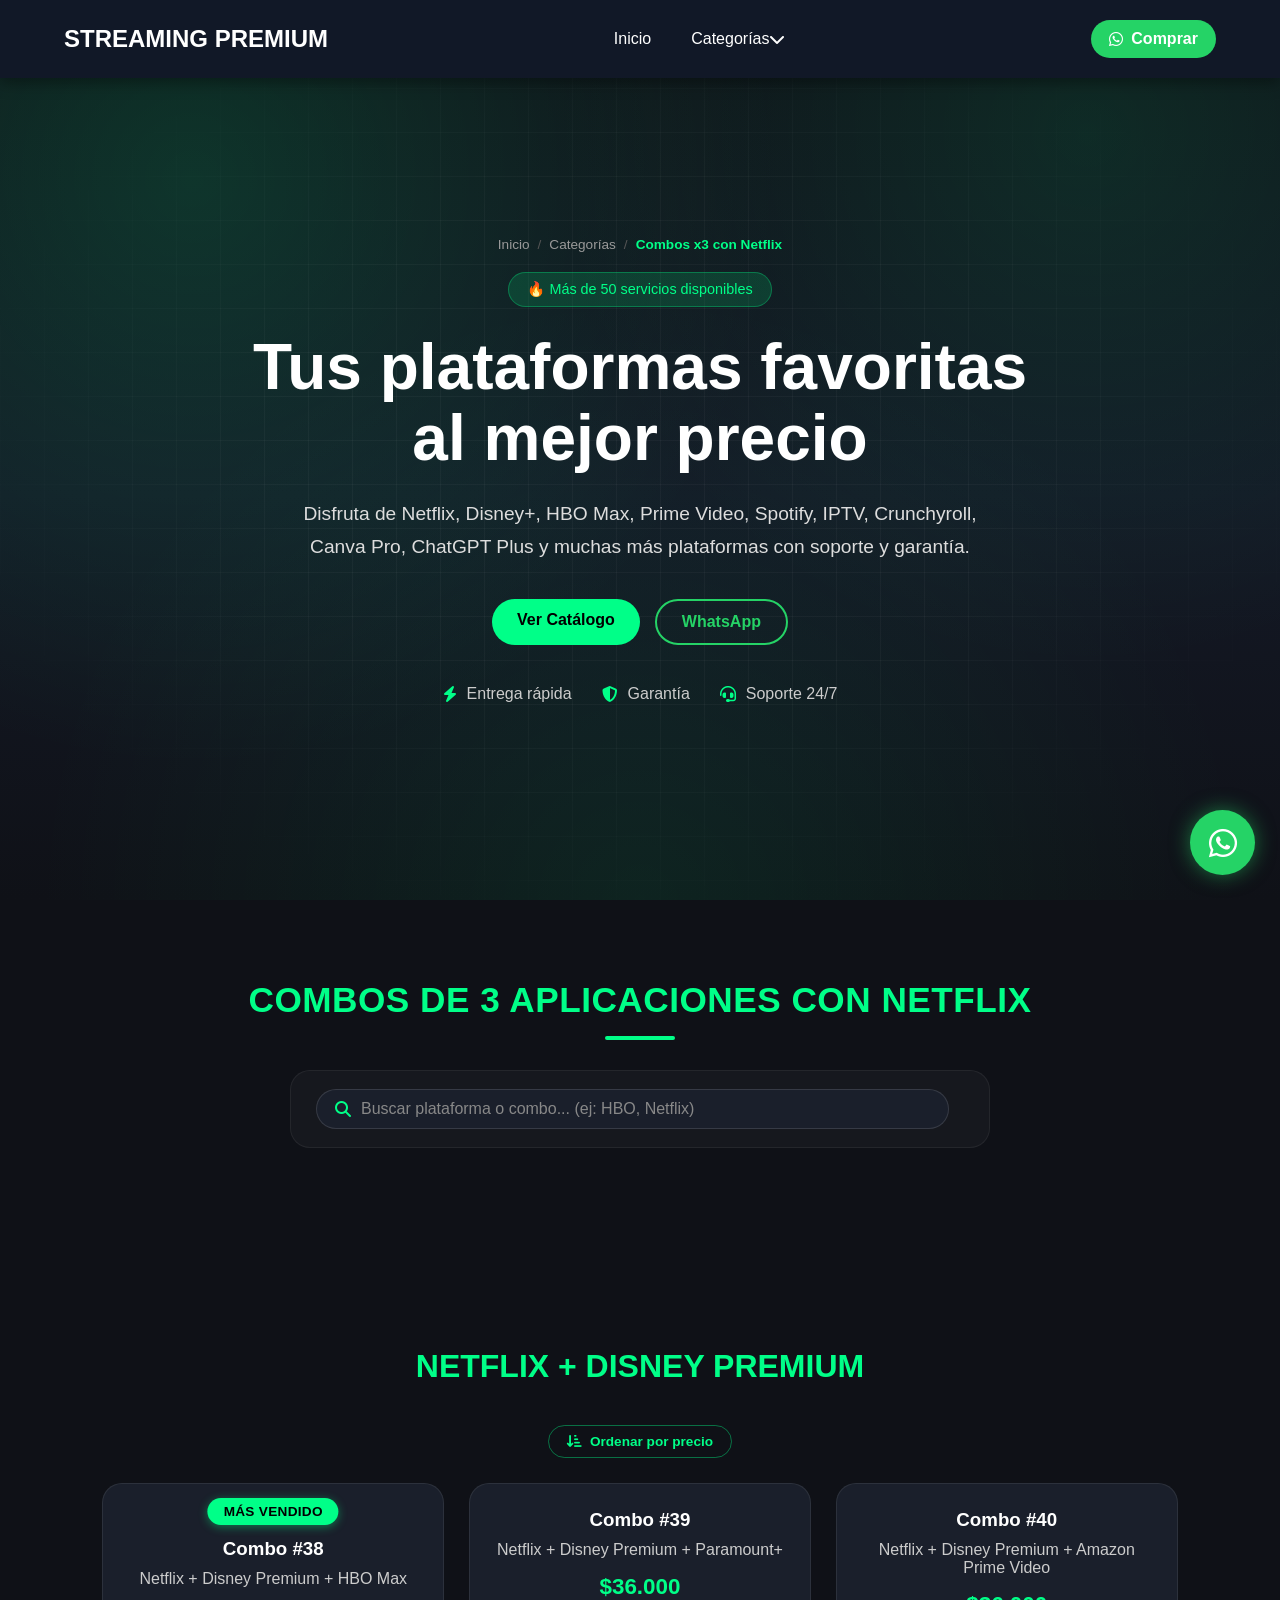
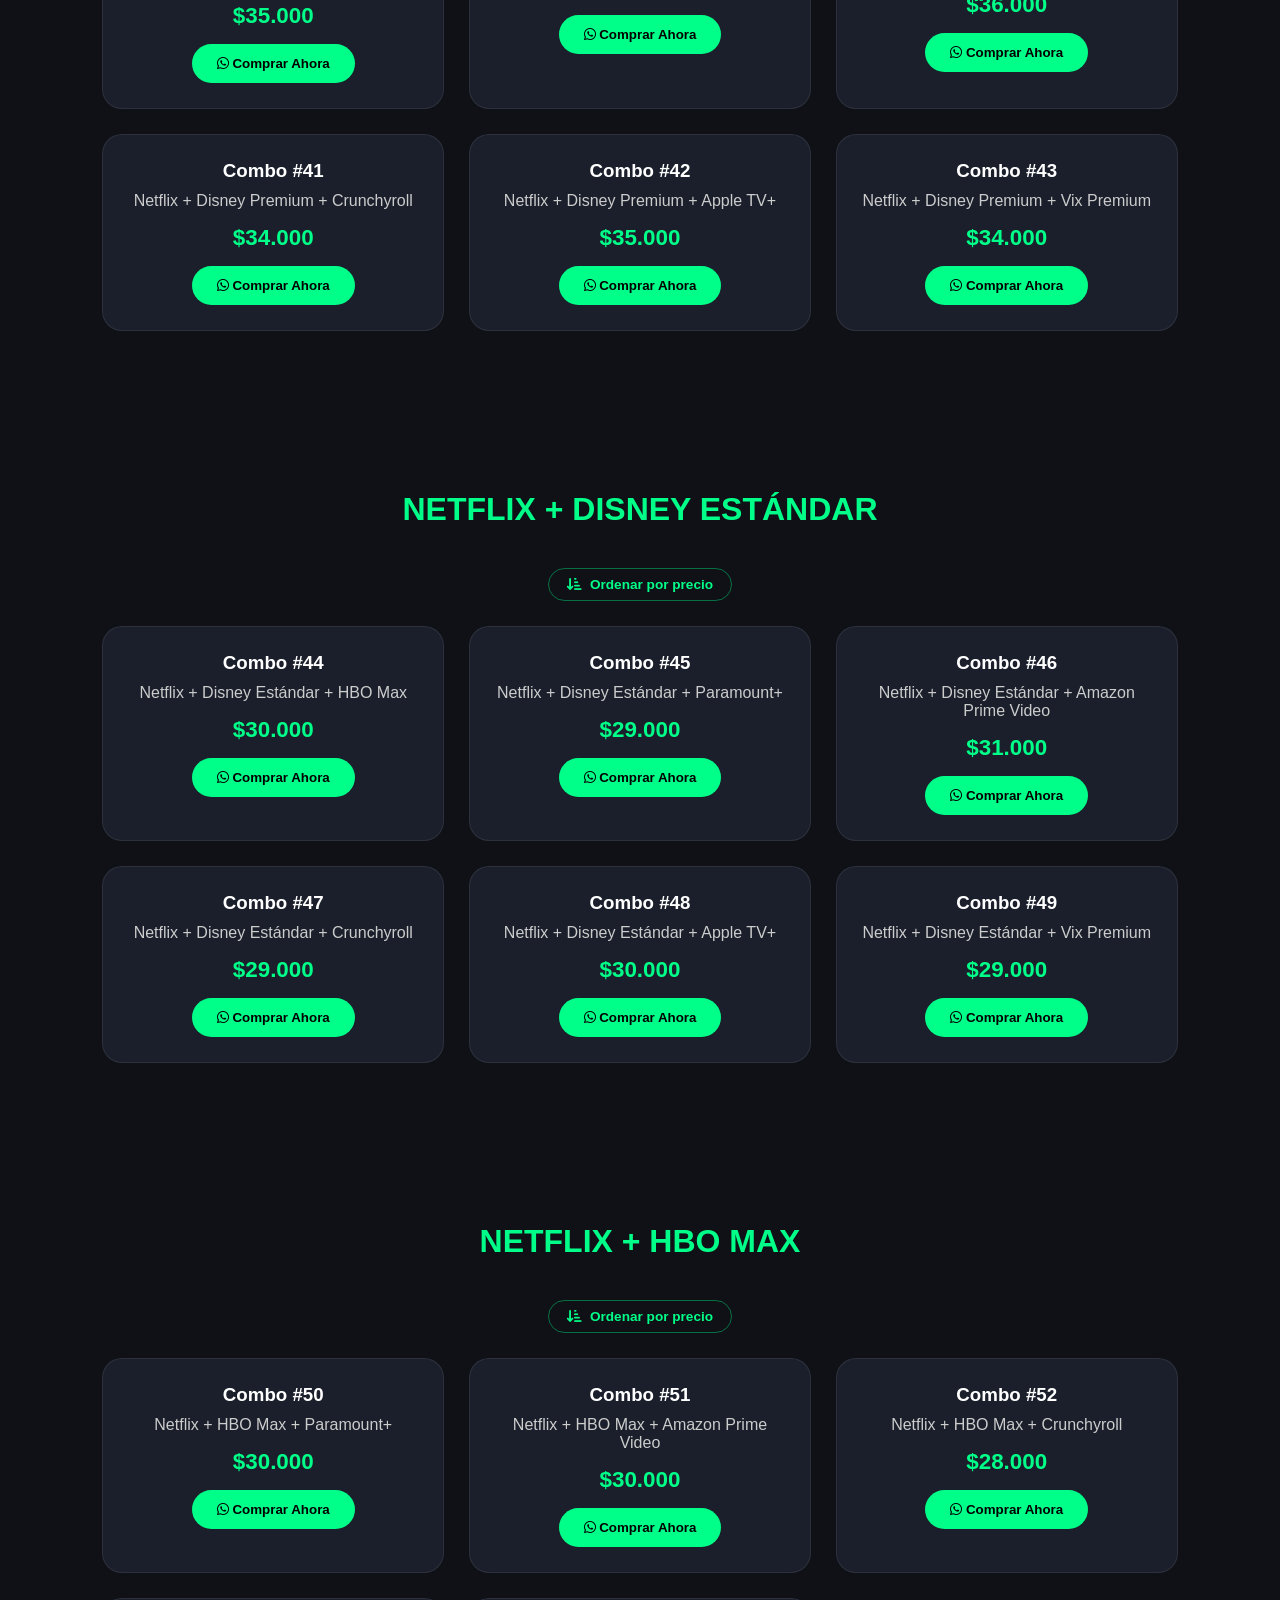
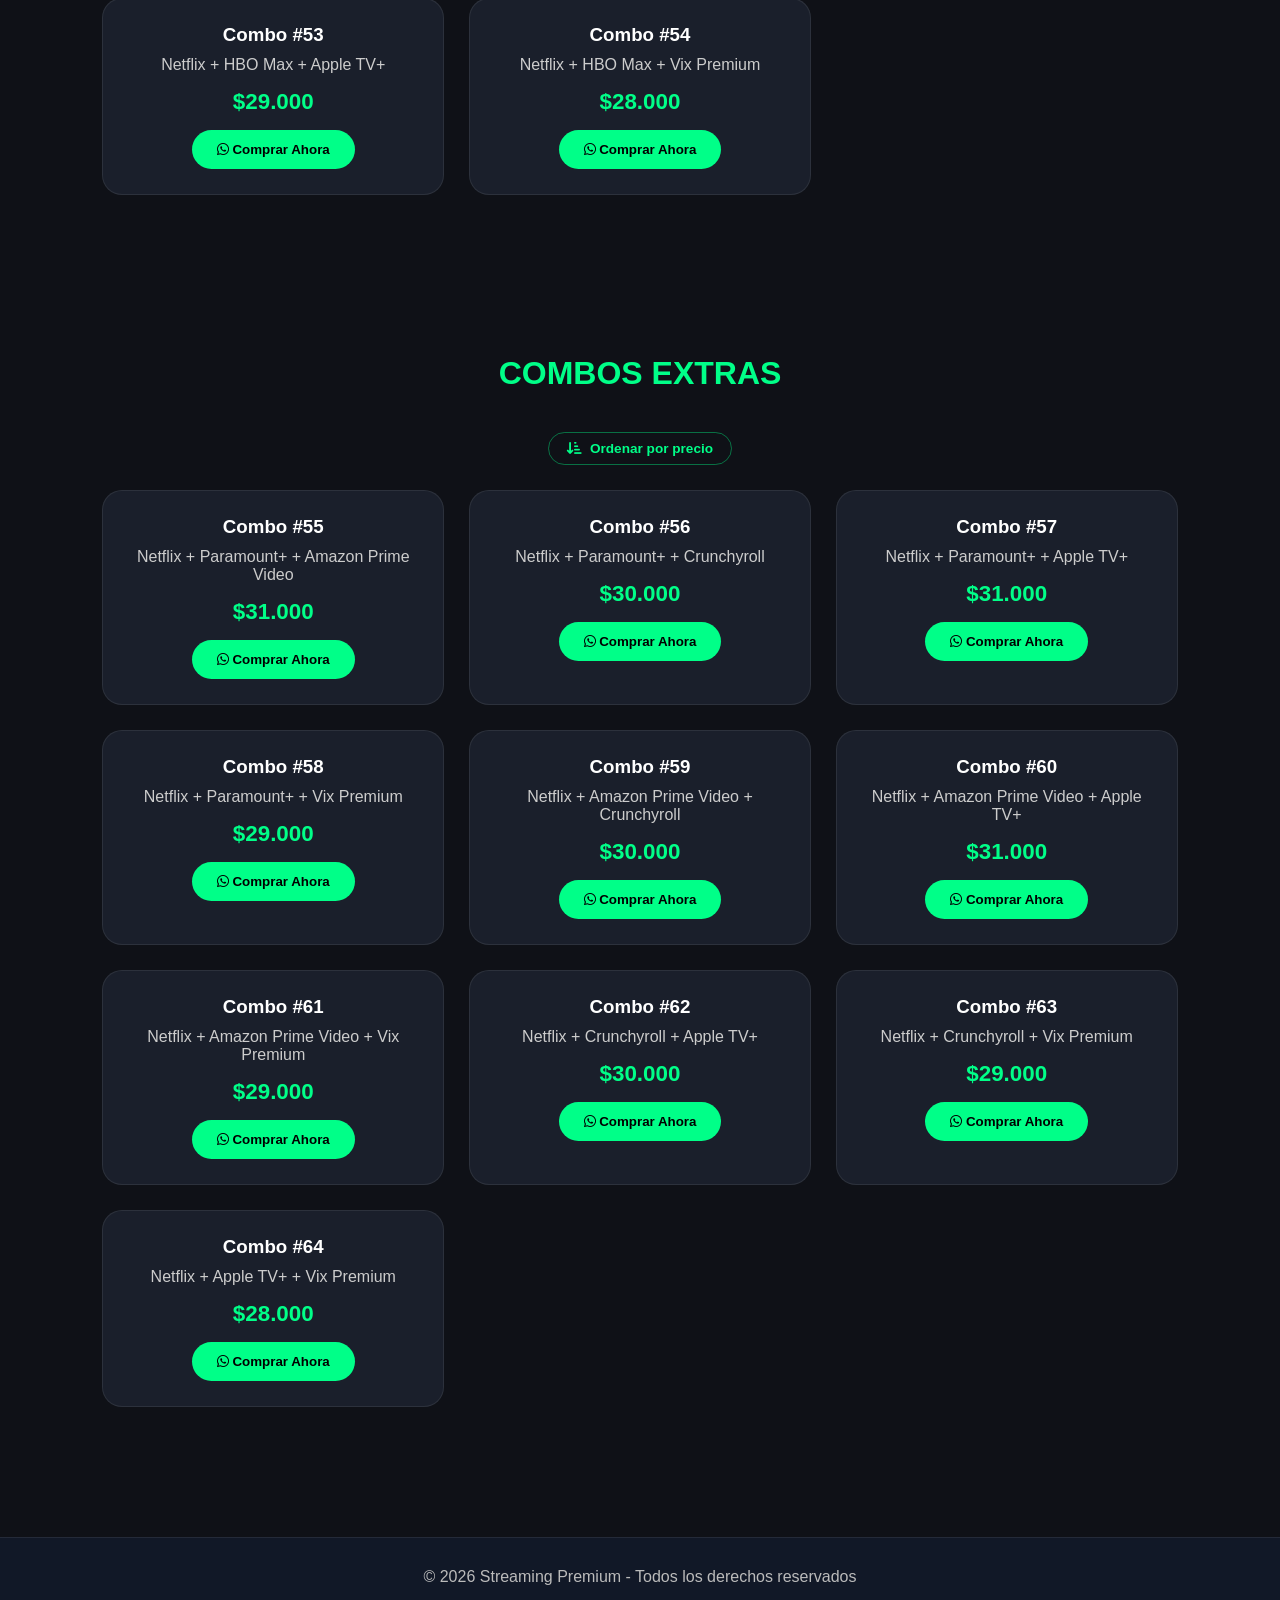
<file: combos-x3-netflix.html>
<!doctype html>
<html lang="es">
  <head>
    <meta charset="UTF-8" />
    <meta name="viewport" content="width=device-width, initial-scale=1.0" />
    <meta
      name="description"
      content="Combos de 3 plataformas con Netflix incluido: Disney+, HBO Max, Paramount+, Amazon Prime Video, Crunchyroll y más."
    />
    <title>Combos x3 con Netflix | Streaming Premium</title>

    <link rel="stylesheet" href="style.css" />

    <link
      href="https://cdnjs.cloudflare.com/ajax/libs/font-awesome/6.5.1/css/all.min.css"
      rel="stylesheet"
    />

    <link rel="icon" href="multimedia/favicon.svg" type="image/svg+xml" />
  </head>
  <body>
    <!-- HEADER -->

    <header>
      <div class="logo">
        <a href="index.html"> STREAMING PREMIUM </a>
      </div>

      <!-- BOTÓN MENÚ MÓVIL -->

      <div class="menu-toggle" id="menu-toggle">
        <i class="fa-solid fa-bars" aria-hidden="true"></i>
      </div>

      <!-- MENÚ -->

      <nav id="nav-menu">
        <ul>
          <li>
            <a href="index.html"> Inicio </a>
          </li>

          <li class="dropdown">
            <div class="dropdown-header">
              <span>Categorías</span>

              <i
                class="fa-solid fa-chevron-down dropdown-toggle"
                aria-hidden="true"
              ></i>
            </div>

            <ul class="submenu">
              <li>
                <a href="pantalla-individual.html"> Pantalla Individual </a>
              </li>

              <li>
                <a href="cuenta-completa.html"> Cuenta Completa </a>
              </li>

              <li>
                <a href="combos-x2.html"> Combos x2 </a>
              </li>

              <li>
                <a href="combos-x3-netflix.html"> Combos x3 con Netflix </a>
              </li>

              <li>
                <a href="combos-x3.html"> Combos x3 sin Netflix </a>
              </li>

              <li>
                <a href="combos-x4-netflix.html"> Combos x4 con Netflix </a>
              </li>

              <li>
                <a href="combos-x4.html"> Combos x4 sin Netflix </a>
              </li>

              <li>
                <a href="combos-x5.html"> Combos x5 </a>
              </li>

              <li>
                <a href="combos-x6.html"> Combos x6 </a>
              </li>
            </ul>
          </li>
        </ul>
      </nav>

      <a
        href="https://wa.me/573224717356"
        class="header-whatsapp"
        target="_blank"
      >
        <i class="fab fa-whatsapp" aria-hidden="true"></i>
        Comprar
      </a>
    </header>

    <!-- HERO -->

    <section class="hero">
      <div class="hero-content">
        <span class="hero-badge"> 🔥 Más de 50 servicios disponibles </span>

        <h1>
          Tus plataformas favoritas<br />
          al mejor precio
        </h1>

        <p>
          Disfruta de Netflix, Disney+, HBO Max, Prime Video, Spotify, IPTV,
          Crunchyroll, Canva Pro, ChatGPT Plus y muchas más plataformas con
          soporte y garantía.
        </p>

        <div class="hero-buttons">
          <a href="#catalogo" class="btn"> Ver Catálogo </a>

          <a
            href="https://wa.me/573224717356"
            class="btn-whatsapp"
            target="_blank"
          >
            WhatsApp
          </a>
        </div>

        <div class="hero-info">
          <div>
            <i aria-hidden="true" class="fa-solid fa-bolt"></i>
            Entrega rápida
          </div>

          <div>
            <i aria-hidden="true" class="fa-solid fa-shield-halved"></i>
            Garantía
          </div>

          <div>
            <i aria-hidden="true" class="fa-solid fa-headset"></i>
            Soporte 24/7
          </div>
        </div>
      </div>
    </section>

    <!-- NETFLIX + DISNEY PREMIUM -->

    <!-- COMBOS DE 3 APLICACIONES CON NETFLIX -->

    <section class="planes" id="catalogo">
      <h1>COMBOS DE 3 APLICACIONES CON NETFLIX</h1>
    </section>

    <section class="planes">
      <h2>NETFLIX + DISNEY PREMIUM</h2>

      <div class="cards">
        <div class="card card-destacada">
          <span class="mas-vendido">Más vendido</span>
          <h3>Combo #38</h3>
          <p>Netflix + Disney Premium + HBO Max</p>
          <span>$35.000</span>
          <button class="btn-comprar">
            <i aria-hidden="true" class="fab fa-whatsapp"></i>
            Comprar Ahora
          </button>
        </div>

        <div class="card">
          <h3>Combo #39</h3>
          <p>Netflix + Disney Premium + Paramount+</p>
          <span>$36.000</span>
          <button class="btn-comprar">
            <i aria-hidden="true" class="fab fa-whatsapp"></i>
            Comprar Ahora
          </button>
        </div>

        <div class="card">
          <h3>Combo #40</h3>
          <p>Netflix + Disney Premium + Amazon Prime Video</p>
          <span>$36.000</span>
          <button class="btn-comprar">
            <i aria-hidden="true" class="fab fa-whatsapp"></i>
            Comprar Ahora
          </button>
        </div>

        <div class="card">
          <h3>Combo #41</h3>
          <p>Netflix + Disney Premium + Crunchyroll</p>
          <span>$34.000</span>
          <button class="btn-comprar">
            <i aria-hidden="true" class="fab fa-whatsapp"></i>
            Comprar Ahora
          </button>
        </div>

        <div class="card">
          <h3>Combo #42</h3>
          <p>Netflix + Disney Premium + Apple TV+</p>
          <span>$35.000</span>
          <button class="btn-comprar">
            <i aria-hidden="true" class="fab fa-whatsapp"></i>
            Comprar Ahora
          </button>
        </div>

        <div class="card">
          <h3>Combo #43</h3>
          <p>Netflix + Disney Premium + Vix Premium</p>
          <span>$34.000</span>
          <button class="btn-comprar">
            <i aria-hidden="true" class="fab fa-whatsapp"></i>
            Comprar Ahora
          </button>
        </div>
      </div>
    </section>

    <!-- NETFLIX + DISNEY ESTÁNDAR -->

    <section class="planes">
      <h2>NETFLIX + DISNEY ESTÁNDAR</h2>

      <div class="cards">
        <div class="card">
          <h3>Combo #44</h3>
          <p>Netflix + Disney Estándar + HBO Max</p>
          <span>$30.000</span>
          <button class="btn-comprar">
            <i aria-hidden="true" class="fab fa-whatsapp"></i>
            Comprar Ahora
          </button>
        </div>

        <div class="card">
          <h3>Combo #45</h3>
          <p>Netflix + Disney Estándar + Paramount+</p>
          <span>$29.000</span>
          <button class="btn-comprar">
            <i aria-hidden="true" class="fab fa-whatsapp"></i>
            Comprar Ahora
          </button>
        </div>

        <div class="card">
          <h3>Combo #46</h3>
          <p>Netflix + Disney Estándar + Amazon Prime Video</p>
          <span>$31.000</span>
          <button class="btn-comprar">
            <i aria-hidden="true" class="fab fa-whatsapp"></i>
            Comprar Ahora
          </button>
        </div>

        <div class="card">
          <h3>Combo #47</h3>
          <p>Netflix + Disney Estándar + Crunchyroll</p>
          <span>$29.000</span>
          <button class="btn-comprar">
            <i aria-hidden="true" class="fab fa-whatsapp"></i>
            Comprar Ahora
          </button>
        </div>

        <div class="card">
          <h3>Combo #48</h3>
          <p>Netflix + Disney Estándar + Apple TV+</p>
          <span>$30.000</span>
          <button class="btn-comprar">
            <i aria-hidden="true" class="fab fa-whatsapp"></i>
            Comprar Ahora
          </button>
        </div>

        <div class="card">
          <h3>Combo #49</h3>
          <p>Netflix + Disney Estándar + Vix Premium</p>
          <span>$29.000</span>
          <button class="btn-comprar">
            <i aria-hidden="true" class="fab fa-whatsapp"></i>
            Comprar Ahora
          </button>
        </div>
      </div>
    </section>

    <!-- NETFLIX + HBO MAX -->

    <section class="planes">
      <h2>NETFLIX + HBO MAX</h2>

      <div class="cards">
        <div class="card">
          <h3>Combo #50</h3>
          <p>Netflix + HBO Max + Paramount+</p>
          <span>$30.000</span>
          <button class="btn-comprar">
            <i aria-hidden="true" class="fab fa-whatsapp"></i>
            Comprar Ahora
          </button>
        </div>

        <div class="card">
          <h3>Combo #51</h3>
          <p>Netflix + HBO Max + Amazon Prime Video</p>
          <span>$30.000</span>
          <button class="btn-comprar">
            <i aria-hidden="true" class="fab fa-whatsapp"></i>
            Comprar Ahora
          </button>
        </div>

        <div class="card">
          <h3>Combo #52</h3>
          <p>Netflix + HBO Max + Crunchyroll</p>
          <span>$28.000</span>
          <button class="btn-comprar">
            <i aria-hidden="true" class="fab fa-whatsapp"></i>
            Comprar Ahora
          </button>
        </div>

        <div class="card">
          <h3>Combo #53</h3>
          <p>Netflix + HBO Max + Apple TV+</p>
          <span>$29.000</span>
          <button class="btn-comprar">
            <i aria-hidden="true" class="fab fa-whatsapp"></i>
            Comprar Ahora
          </button>
        </div>

        <div class="card">
          <h3>Combo #54</h3>
          <p>Netflix + HBO Max + Vix Premium</p>
          <span>$28.000</span>
          <button class="btn-comprar">
            <i aria-hidden="true" class="fab fa-whatsapp"></i>
            Comprar Ahora
          </button>
        </div>
      </div>
    </section>

    <!-- COMBOS EXTRAS -->

    <section class="planes">
      <h2>COMBOS EXTRAS</h2>

      <div class="cards">
        <div class="card">
          <h3>Combo #55</h3>
          <p>Netflix + Paramount+ + Amazon Prime Video</p>
          <span>$31.000</span>
          <button class="btn-comprar">
            <i aria-hidden="true" class="fab fa-whatsapp"></i>
            Comprar Ahora
          </button>
        </div>

        <div class="card">
          <h3>Combo #56</h3>
          <p>Netflix + Paramount+ + Crunchyroll</p>
          <span>$30.000</span>
          <button class="btn-comprar">
            <i aria-hidden="true" class="fab fa-whatsapp"></i>
            Comprar Ahora
          </button>
        </div>

        <div class="card">
          <h3>Combo #57</h3>
          <p>Netflix + Paramount+ + Apple TV+</p>
          <span>$31.000</span>
          <button class="btn-comprar">
            <i aria-hidden="true" class="fab fa-whatsapp"></i>
            Comprar Ahora
          </button>
        </div>

        <div class="card">
          <h3>Combo #58</h3>
          <p>Netflix + Paramount+ + Vix Premium</p>
          <span>$29.000</span>
          <button class="btn-comprar">
            <i aria-hidden="true" class="fab fa-whatsapp"></i>
            Comprar Ahora
          </button>
        </div>

        <div class="card">
          <h3>Combo #59</h3>
          <p>Netflix + Amazon Prime Video + Crunchyroll</p>
          <span>$30.000</span>
          <button class="btn-comprar">
            <i aria-hidden="true" class="fab fa-whatsapp"></i>
            Comprar Ahora
          </button>
        </div>

        <div class="card">
          <h3>Combo #60</h3>
          <p>Netflix + Amazon Prime Video + Apple TV+</p>
          <span>$31.000</span>
          <button class="btn-comprar">
            <i aria-hidden="true" class="fab fa-whatsapp"></i>
            Comprar Ahora
          </button>
        </div>

        <div class="card">
          <h3>Combo #61</h3>
          <p>Netflix + Amazon Prime Video + Vix Premium</p>
          <span>$29.000</span>
          <button class="btn-comprar">
            <i aria-hidden="true" class="fab fa-whatsapp"></i>
            Comprar Ahora
          </button>
        </div>

        <div class="card">
          <h3>Combo #62</h3>
          <p>Netflix + Crunchyroll + Apple TV+</p>
          <span>$30.000</span>
          <button class="btn-comprar">
            <i aria-hidden="true" class="fab fa-whatsapp"></i>
            Comprar Ahora
          </button>
        </div>

        <div class="card">
          <h3>Combo #63</h3>
          <p>Netflix + Crunchyroll + Vix Premium</p>
          <span>$29.000</span>
          <button class="btn-comprar">
            <i aria-hidden="true" class="fab fa-whatsapp"></i>
            Comprar Ahora
          </button>
        </div>

        <div class="card">
          <h3>Combo #64</h3>
          <p>Netflix + Apple TV+ + Vix Premium</p>
          <span>$28.000</span>
          <button class="btn-comprar">
            <i aria-hidden="true" class="fab fa-whatsapp"></i>
            Comprar Ahora
          </button>
        </div>
      </div>
    </section>

    <!-- FOOTER -->

    <footer>
      <p>© 2026 Streaming Premium - Todos los derechos reservados</p>
    </footer>

    <!-- WHATSAPP -->

    <a href="https://wa.me/573224717356" class="whatsapp" target="_blank">
      <i aria-hidden="true" class="fab fa-whatsapp"></i>
    </a>

    <script src="script.js"></script>
  </body>
</html>
</file>
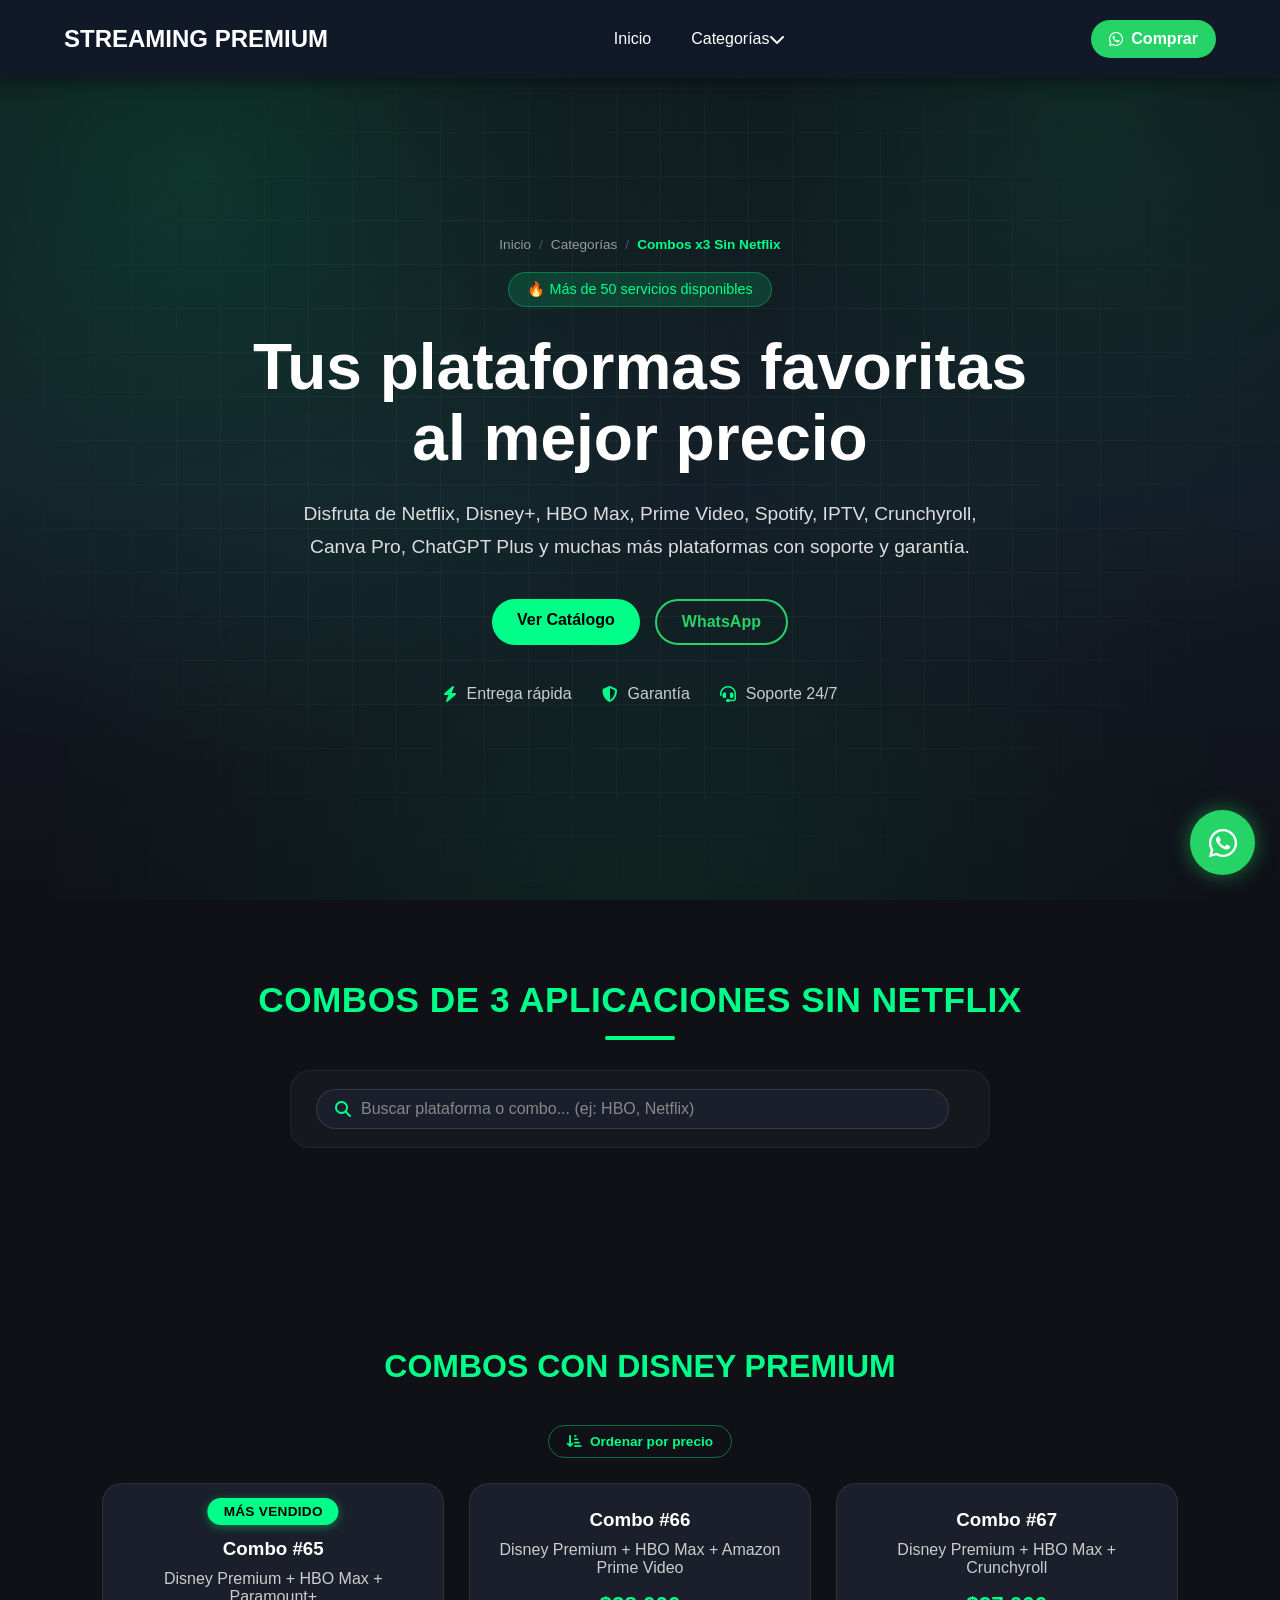
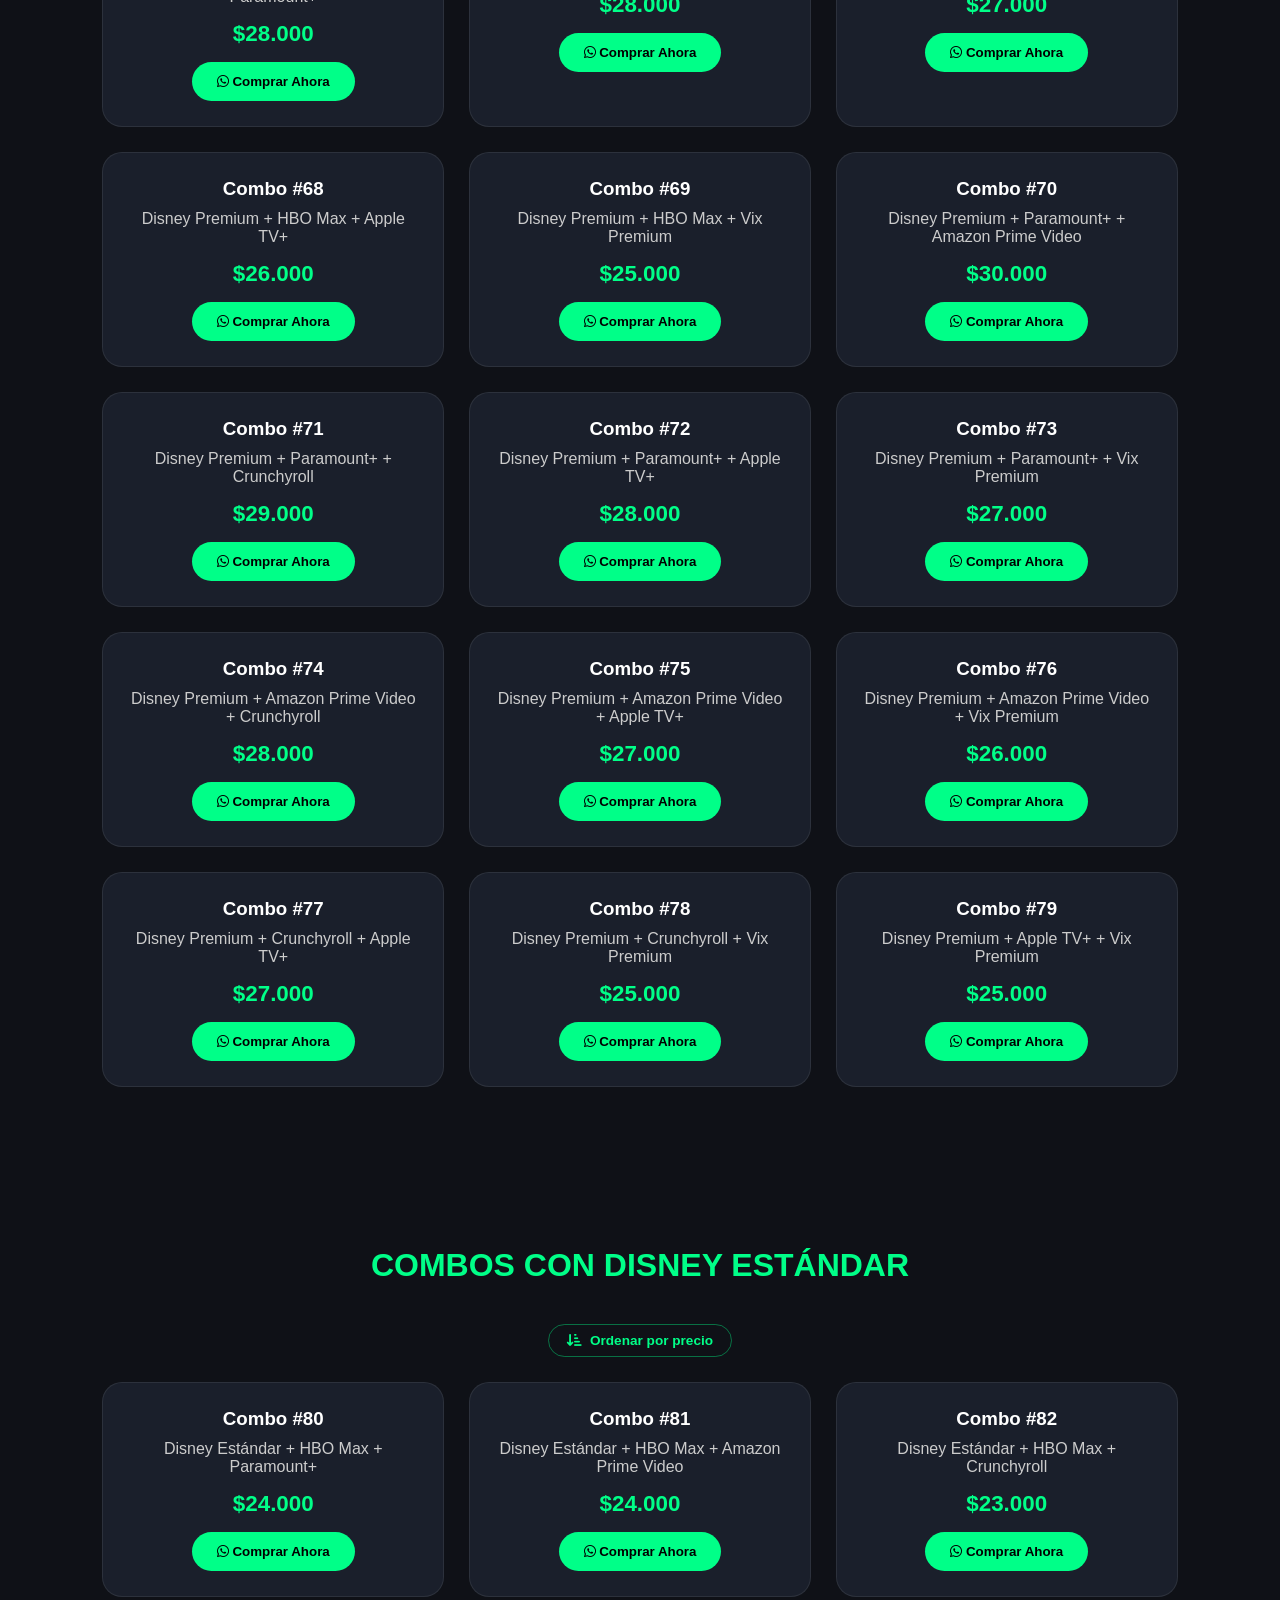
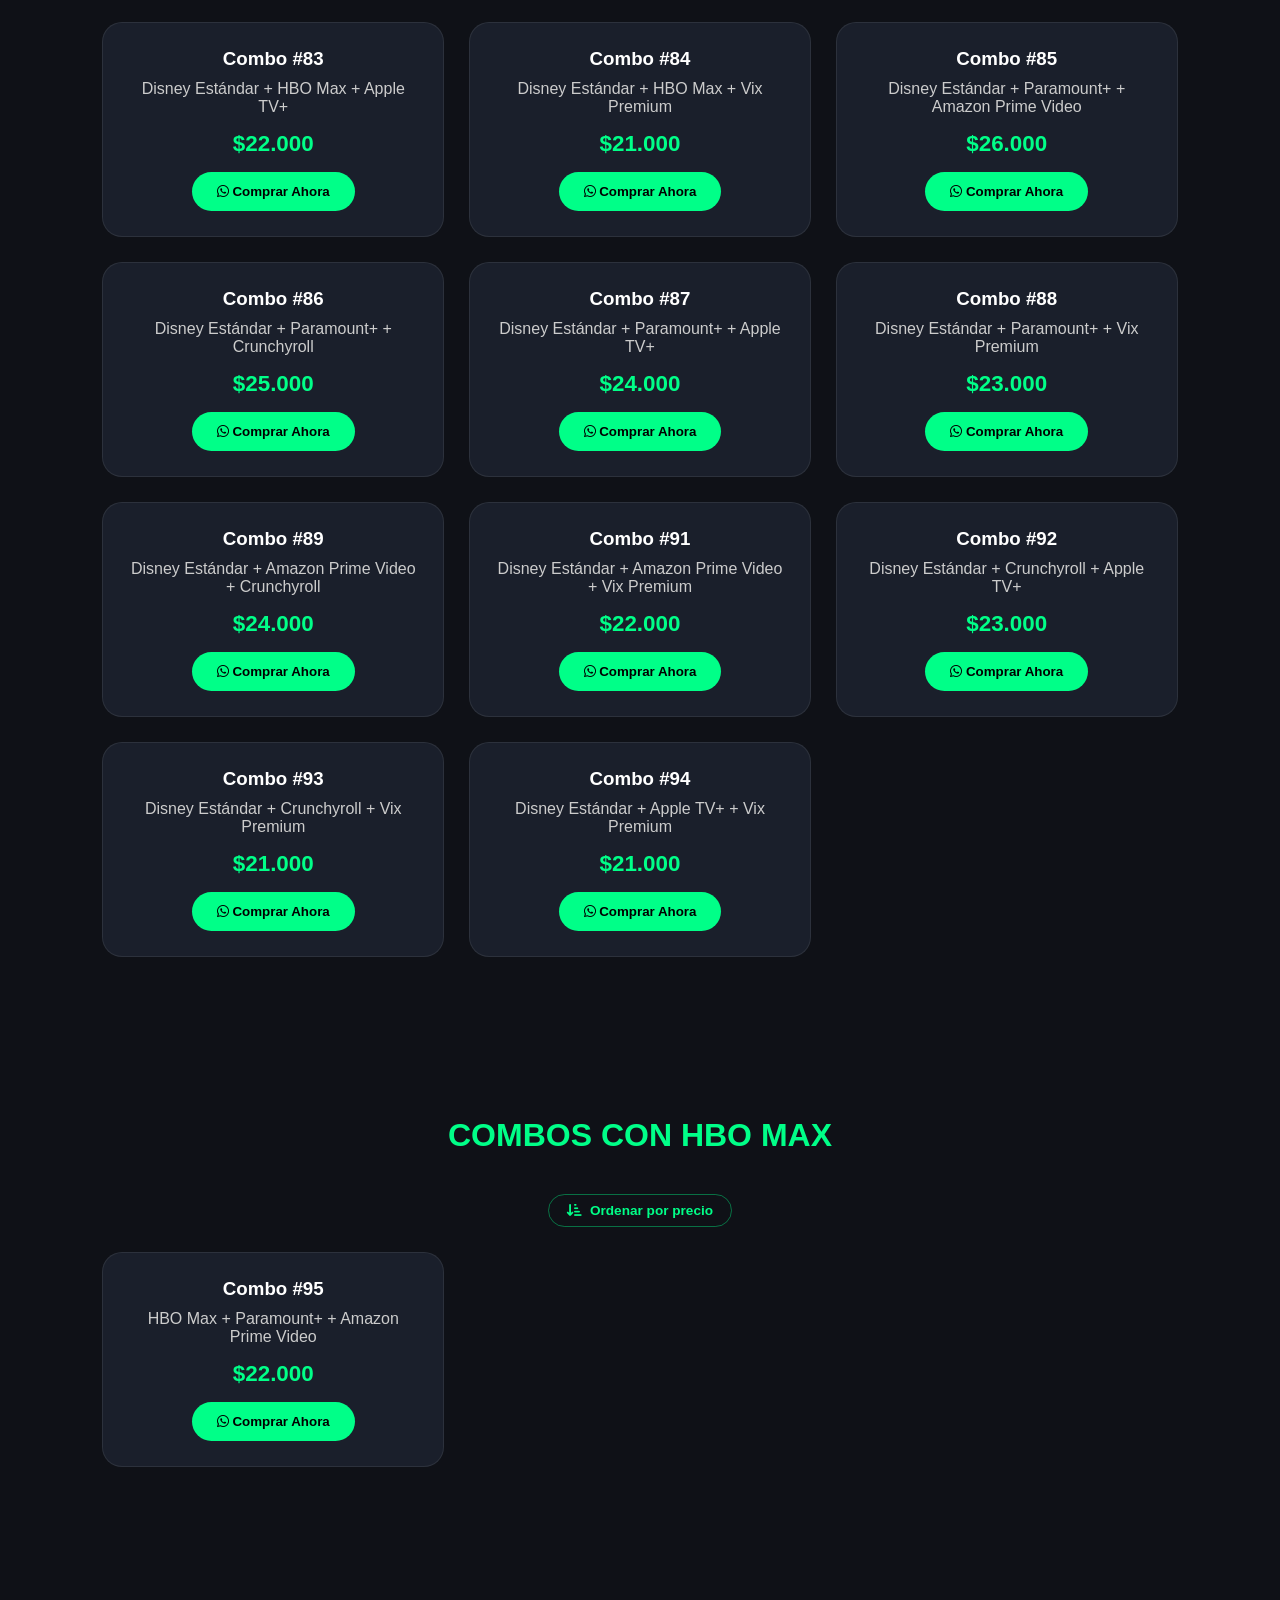
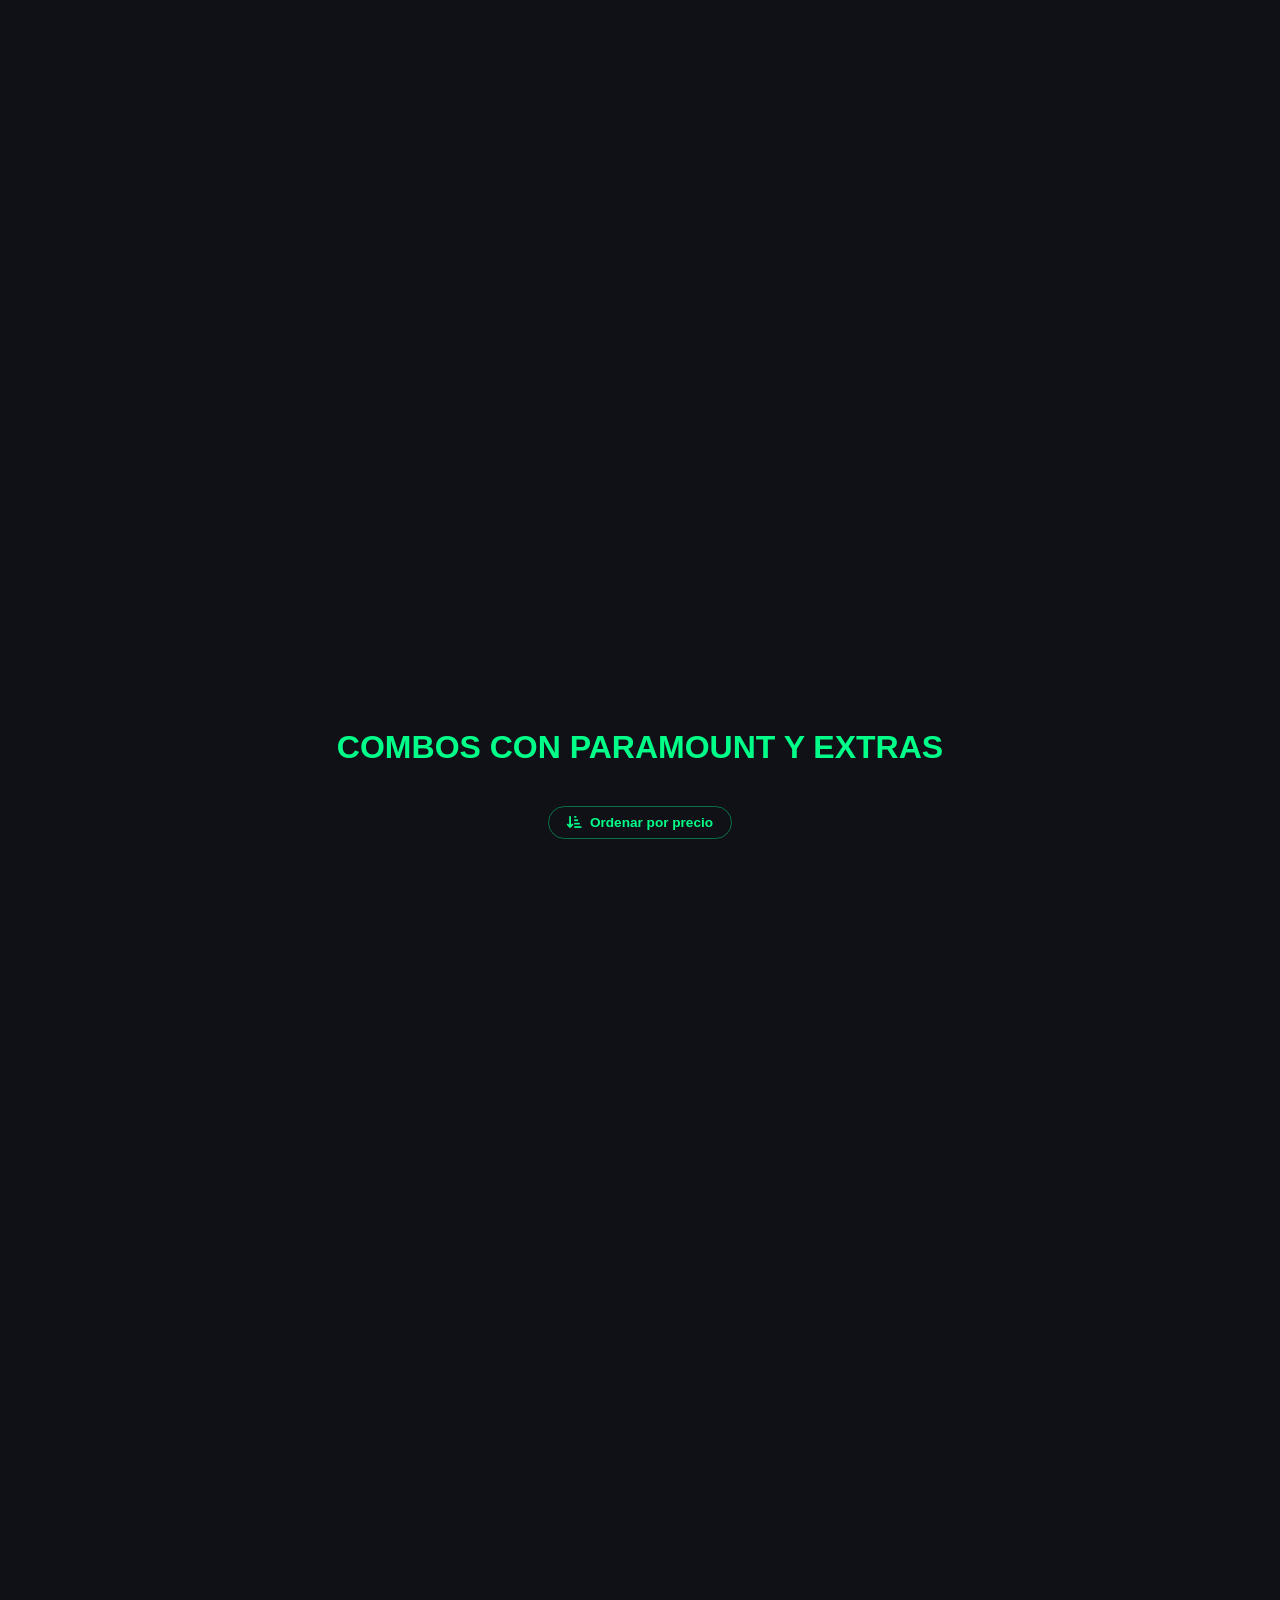
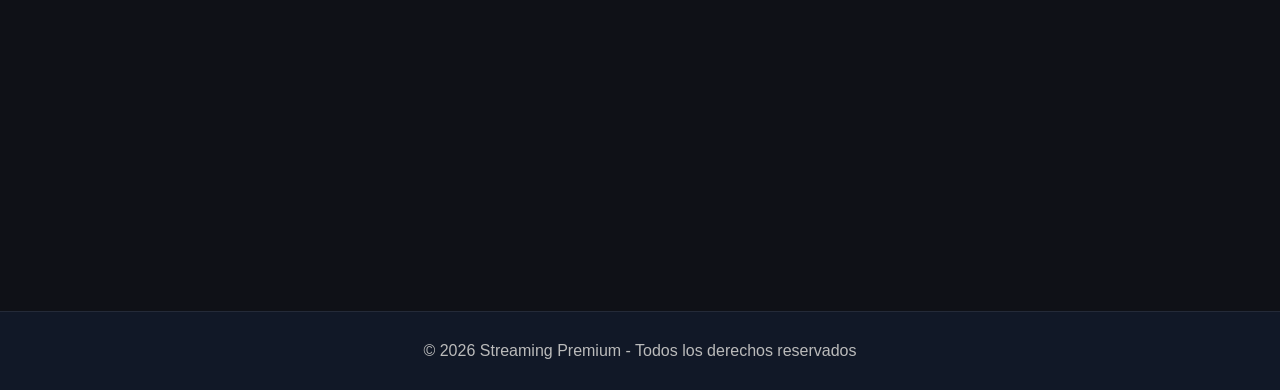
<file: combos-x3.html>
<!doctype html>
<html lang="es">
  <head>
    <meta charset="UTF-8" />
    <meta name="viewport" content="width=device-width, initial-scale=1.0" />
    <meta
      name="description"
      content="Combos de 3 plataformas de streaming sin Netflix: Disney+, HBO Max, Amazon Prime Video, Paramount+ y más, al mejor precio."
    />
    <title>Combos x3 Sin Netflix | Streaming Premium</title>

    <link rel="stylesheet" href="style.css" />

    <link
      href="https://cdnjs.cloudflare.com/ajax/libs/font-awesome/6.5.1/css/all.min.css"
      rel="stylesheet"
    />

    <link rel="icon" href="multimedia/favicon.svg" type="image/svg+xml" />
  </head>
  <body>
    <!-- HEADER -->

    <header>
      <div class="logo">
        <a href="index.html"> STREAMING PREMIUM </a>
      </div>

      <!-- BOTÓN MENÚ MÓVIL -->

      <div class="menu-toggle" id="menu-toggle">
        <i class="fa-solid fa-bars" aria-hidden="true"></i>
      </div>

      <!-- MENÚ -->

      <nav id="nav-menu">
        <ul>
          <li>
            <a href="index.html"> Inicio </a>
          </li>

          <li class="dropdown">
            <div class="dropdown-header">
              <span>Categorías</span>

              <i
                class="fa-solid fa-chevron-down dropdown-toggle"
                aria-hidden="true"
              ></i>
            </div>

            <ul class="submenu">
              <li>
                <a href="pantalla-individual.html"> Pantalla Individual </a>
              </li>

              <li>
                <a href="cuenta-completa.html"> Cuenta Completa </a>
              </li>

              <li>
                <a href="combos-x2.html"> Combos x2 </a>
              </li>

              <li>
                <a href="combos-x3-netflix.html"> Combos x3 con Netflix </a>
              </li>

              <li>
                <a href="combos-x3.html"> Combos x3 sin Netflix </a>
              </li>

              <li>
                <a href="combos-x4-netflix.html"> Combos x4 con Netflix </a>
              </li>

              <li>
                <a href="combos-x4.html"> Combos x4 sin Netflix </a>
              </li>

              <li>
                <a href="combos-x5.html"> Combos x5 </a>
              </li>

              <li>
                <a href="combos-x6.html"> Combos x6 </a>
              </li>
            </ul>
          </li>
        </ul>
      </nav>

      <a
        href="https://wa.me/573224717356"
        class="header-whatsapp"
        target="_blank"
      >
        <i class="fab fa-whatsapp" aria-hidden="true"></i>
        Comprar
      </a>
    </header>

    <!-- HERO -->

    <section class="hero">
      <div class="hero-content">
        <span class="hero-badge"> 🔥 Más de 50 servicios disponibles </span>

        <h1>
          Tus plataformas favoritas<br />
          al mejor precio
        </h1>

        <p>
          Disfruta de Netflix, Disney+, HBO Max, Prime Video, Spotify, IPTV,
          Crunchyroll, Canva Pro, ChatGPT Plus y muchas más plataformas con
          soporte y garantía.
        </p>

        <div class="hero-buttons">
          <a href="#catalogo" class="btn"> Ver Catálogo </a>

          <a
            href="https://wa.me/573224717356"
            class="btn-whatsapp"
            target="_blank"
          >
            WhatsApp
          </a>
        </div>

        <div class="hero-info">
          <div>
            <i aria-hidden="true" class="fa-solid fa-bolt"></i>
            Entrega rápida
          </div>

          <div>
            <i aria-hidden="true" class="fa-solid fa-shield-halved"></i>
            Garantía
          </div>

          <div>
            <i aria-hidden="true" class="fa-solid fa-headset"></i>
            Soporte 24/7
          </div>
        </div>
      </div>
    </section>

    <!-- COMBOS DE 3 APLICACIONES SIN NETFLIX -->

    <section class="planes" id="catalogo">
      <h1>COMBOS DE 3 APLICACIONES SIN NETFLIX</h1>
    </section>

    <!-- DISNEY PREMIUM -->

    <section class="planes">
      <h2>COMBOS CON DISNEY PREMIUM</h2>

      <div class="cards">
        <div class="card card-destacada">
          <span class="mas-vendido">Más vendido</span>
          <h3>Combo #65</h3>
          <p>Disney Premium + HBO Max + Paramount+</p>
          <span>$28.000</span>
          <button class="btn-comprar">
            <i aria-hidden="true" class="fab fa-whatsapp"></i>
            Comprar Ahora
          </button>
        </div>
        <div class="card">
          <h3>Combo #66</h3>
          <p>Disney Premium + HBO Max + Amazon Prime Video</p>
          <span>$28.000</span>
          <button class="btn-comprar">
            <i aria-hidden="true" class="fab fa-whatsapp"></i>
            Comprar Ahora
          </button>
        </div>
        <div class="card">
          <h3>Combo #67</h3>
          <p>Disney Premium + HBO Max + Crunchyroll</p>
          <span>$27.000</span>
          <button class="btn-comprar">
            <i aria-hidden="true" class="fab fa-whatsapp"></i>
            Comprar Ahora
          </button>
        </div>
        <div class="card">
          <h3>Combo #68</h3>
          <p>Disney Premium + HBO Max + Apple TV+</p>
          <span>$26.000</span>
          <button class="btn-comprar">
            <i aria-hidden="true" class="fab fa-whatsapp"></i>
            Comprar Ahora
          </button>
        </div>
        <div class="card">
          <h3>Combo #69</h3>
          <p>Disney Premium + HBO Max + Vix Premium</p>
          <span>$25.000</span>
          <button class="btn-comprar">
            <i aria-hidden="true" class="fab fa-whatsapp"></i>
            Comprar Ahora
          </button>
        </div>

        <div class="card">
          <h3>Combo #70</h3>
          <p>Disney Premium + Paramount+ + Amazon Prime Video</p>
          <span>$30.000</span>
          <button class="btn-comprar">
            <i aria-hidden="true" class="fab fa-whatsapp"></i>
            Comprar Ahora
          </button>
        </div>
        <div class="card">
          <h3>Combo #71</h3>
          <p>Disney Premium + Paramount+ + Crunchyroll</p>
          <span>$29.000</span>
          <button class="btn-comprar">
            <i aria-hidden="true" class="fab fa-whatsapp"></i>
            Comprar Ahora
          </button>
        </div>
        <div class="card">
          <h3>Combo #72</h3>
          <p>Disney Premium + Paramount+ + Apple TV+</p>
          <span>$28.000</span>
          <button class="btn-comprar">
            <i aria-hidden="true" class="fab fa-whatsapp"></i>
            Comprar Ahora
          </button>
        </div>
        <div class="card">
          <h3>Combo #73</h3>
          <p>Disney Premium + Paramount+ + Vix Premium</p>
          <span>$27.000</span>
          <button class="btn-comprar">
            <i aria-hidden="true" class="fab fa-whatsapp"></i>
            Comprar Ahora
          </button>
        </div>

        <div class="card">
          <h3>Combo #74</h3>
          <p>Disney Premium + Amazon Prime Video + Crunchyroll</p>
          <span>$28.000</span>
          <button class="btn-comprar">
            <i aria-hidden="true" class="fab fa-whatsapp"></i>
            Comprar Ahora
          </button>
        </div>
        <div class="card">
          <h3>Combo #75</h3>
          <p>Disney Premium + Amazon Prime Video + Apple TV+</p>
          <span>$27.000</span>
          <button class="btn-comprar">
            <i aria-hidden="true" class="fab fa-whatsapp"></i>
            Comprar Ahora
          </button>
        </div>
        <div class="card">
          <h3>Combo #76</h3>
          <p>Disney Premium + Amazon Prime Video + Vix Premium</p>
          <span>$26.000</span>
          <button class="btn-comprar">
            <i aria-hidden="true" class="fab fa-whatsapp"></i>
            Comprar Ahora
          </button>
        </div>

        <div class="card">
          <h3>Combo #77</h3>
          <p>Disney Premium + Crunchyroll + Apple TV+</p>
          <span>$27.000</span>
          <button class="btn-comprar">
            <i aria-hidden="true" class="fab fa-whatsapp"></i>
            Comprar Ahora
          </button>
        </div>
        <div class="card">
          <h3>Combo #78</h3>
          <p>Disney Premium + Crunchyroll + Vix Premium</p>
          <span>$25.000</span>
          <button class="btn-comprar">
            <i aria-hidden="true" class="fab fa-whatsapp"></i>
            Comprar Ahora
          </button>
        </div>
        <div class="card">
          <h3>Combo #79</h3>
          <p>Disney Premium + Apple TV+ + Vix Premium</p>
          <span>$25.000</span>
          <button class="btn-comprar">
            <i aria-hidden="true" class="fab fa-whatsapp"></i>
            Comprar Ahora
          </button>
        </div>
      </div>
    </section>

    <!-- DISNEY ESTÁNDAR -->

    <section class="planes">
      <h2>COMBOS CON DISNEY ESTÁNDAR</h2>

      <div class="cards">
        <div class="card">
          <h3>Combo #80</h3>
          <p>Disney Estándar + HBO Max + Paramount+</p>
          <span>$24.000</span>
          <button class="btn-comprar">
            <i aria-hidden="true" class="fab fa-whatsapp"></i>
            Comprar Ahora
          </button>
        </div>
        <div class="card">
          <h3>Combo #81</h3>
          <p>Disney Estándar + HBO Max + Amazon Prime Video</p>
          <span>$24.000</span>
          <button class="btn-comprar">
            <i aria-hidden="true" class="fab fa-whatsapp"></i>
            Comprar Ahora
          </button>
        </div>
        <div class="card">
          <h3>Combo #82</h3>
          <p>Disney Estándar + HBO Max + Crunchyroll</p>
          <span>$23.000</span>
          <button class="btn-comprar">
            <i aria-hidden="true" class="fab fa-whatsapp"></i>
            Comprar Ahora
          </button>
        </div>
        <div class="card">
          <h3>Combo #83</h3>
          <p>Disney Estándar + HBO Max + Apple TV+</p>
          <span>$22.000</span>
          <button class="btn-comprar">
            <i aria-hidden="true" class="fab fa-whatsapp"></i>
            Comprar Ahora
          </button>
        </div>
        <div class="card">
          <h3>Combo #84</h3>
          <p>Disney Estándar + HBO Max + Vix Premium</p>
          <span>$21.000</span>
          <button class="btn-comprar">
            <i aria-hidden="true" class="fab fa-whatsapp"></i>
            Comprar Ahora
          </button>
        </div>

        <div class="card">
          <h3>Combo #85</h3>
          <p>Disney Estándar + Paramount+ + Amazon Prime Video</p>
          <span>$26.000</span>
          <button class="btn-comprar">
            <i aria-hidden="true" class="fab fa-whatsapp"></i>
            Comprar Ahora
          </button>
        </div>
        <div class="card">
          <h3>Combo #86</h3>
          <p>Disney Estándar + Paramount+ + Crunchyroll</p>
          <span>$25.000</span>
          <button class="btn-comprar">
            <i aria-hidden="true" class="fab fa-whatsapp"></i>
            Comprar Ahora
          </button>
        </div>
        <div class="card">
          <h3>Combo #87</h3>
          <p>Disney Estándar + Paramount+ + Apple TV+</p>
          <span>$24.000</span>
          <button class="btn-comprar">
            <i aria-hidden="true" class="fab fa-whatsapp"></i>
            Comprar Ahora
          </button>
        </div>
        <div class="card">
          <h3>Combo #88</h3>
          <p>Disney Estándar + Paramount+ + Vix Premium</p>
          <span>$23.000</span>
          <button class="btn-comprar">
            <i aria-hidden="true" class="fab fa-whatsapp"></i>
            Comprar Ahora
          </button>
        </div>

        <div class="card">
          <h3>Combo #89</h3>
          <p>Disney Estándar + Amazon Prime Video + Crunchyroll</p>
          <span>$24.000</span>
          <button class="btn-comprar">
            <i aria-hidden="true" class="fab fa-whatsapp"></i>
            Comprar Ahora
          </button>
        </div>
        <div class="card">
          <h3>Combo #91</h3>
          <p>Disney Estándar + Amazon Prime Video + Vix Premium</p>
          <span>$22.000</span>
          <button class="btn-comprar">
            <i aria-hidden="true" class="fab fa-whatsapp"></i>
            Comprar Ahora
          </button>
        </div>

        <div class="card">
          <h3>Combo #92</h3>
          <p>Disney Estándar + Crunchyroll + Apple TV+</p>
          <span>$23.000</span>
          <button class="btn-comprar">
            <i aria-hidden="true" class="fab fa-whatsapp"></i>
            Comprar Ahora
          </button>
        </div>
        <div class="card">
          <h3>Combo #93</h3>
          <p>Disney Estándar + Crunchyroll + Vix Premium</p>
          <span>$21.000</span>
          <button class="btn-comprar">
            <i aria-hidden="true" class="fab fa-whatsapp"></i>
            Comprar Ahora
          </button>
        </div>
        <div class="card">
          <h3>Combo #94</h3>
          <p>Disney Estándar + Apple TV+ + Vix Premium</p>
          <span>$21.000</span>
          <button class="btn-comprar">
            <i aria-hidden="true" class="fab fa-whatsapp"></i>
            Comprar Ahora
          </button>
        </div>
      </div>
    </section>

    <!-- HBO MAX -->

    <section class="planes">
      <h2>COMBOS CON HBO MAX</h2>

      <div class="cards">
        <div class="card">
          <h3>Combo #95</h3>
          <p>HBO Max + Paramount+ + Amazon Prime Video</p>
          <span>$22.000</span>
          <button class="btn-comprar">
            <i aria-hidden="true" class="fab fa-whatsapp"></i>
            Comprar Ahora
          </button>
        </div>
        <div class="card">
          <h3>Combo #96</h3>
          <p>HBO Max + Paramount+ + Crunchyroll</p>
          <span>$21.000</span>
          <button class="btn-comprar">
            <i aria-hidden="true" class="fab fa-whatsapp"></i>
            Comprar Ahora
          </button>
        </div>
        <div class="card">
          <h3>Combo #97</h3>
          <p>HBO Max + Paramount+ + Apple TV+</p>
          <span>$21.000</span>
          <button class="btn-comprar">
            <i aria-hidden="true" class="fab fa-whatsapp"></i>
            Comprar Ahora
          </button>
        </div>
        <div class="card">
          <h3>Combo #98</h3>
          <p>HBO Max + Paramount+ + Vix Premium</p>
          <span>$20.000</span>
          <button class="btn-comprar">
            <i aria-hidden="true" class="fab fa-whatsapp"></i>
            Comprar Ahora
          </button>
        </div>

        <div class="card">
          <h3>Combo #99</h3>
          <p>HBO Max + Amazon Prime Video + Crunchyroll</p>
          <span>$22.000</span>
          <button class="btn-comprar">
            <i aria-hidden="true" class="fab fa-whatsapp"></i>
            Comprar Ahora
          </button>
        </div>
        <div class="card">
          <h3>Combo #100</h3>
          <p>HBO Max + Amazon Prime Video + Apple TV+</p>
          <span>$22.000</span>
          <button class="btn-comprar">
            <i aria-hidden="true" class="fab fa-whatsapp"></i>
            Comprar Ahora
          </button>
        </div>
        <div class="card">
          <h3>Combo #101</h3>
          <p>HBO Max + Amazon Prime Video + Vix Premium</p>
          <span>$21.000</span>
          <button class="btn-comprar">
            <i aria-hidden="true" class="fab fa-whatsapp"></i>
            Comprar Ahora
          </button>
        </div>

        <div class="card">
          <h3>Combo #102</h3>
          <p>HBO Max + Crunchyroll + Apple TV+</p>
          <span>$20.000</span>
          <button class="btn-comprar">
            <i aria-hidden="true" class="fab fa-whatsapp"></i>
            Comprar Ahora
          </button>
        </div>
        <div class="card">
          <h3>Combo #103</h3>
          <p>HBO Max + Crunchyroll + Vix Premium</p>
          <span>$20.000</span>
          <button class="btn-comprar">
            <i aria-hidden="true" class="fab fa-whatsapp"></i>
            Comprar Ahora
          </button>
        </div>
        <div class="card">
          <h3>Combo #104</h3>
          <p>HBO Max + Apple TV+ + Vix Premium</p>
          <span>$21.000</span>
          <button class="btn-comprar">
            <i aria-hidden="true" class="fab fa-whatsapp"></i>
            Comprar Ahora
          </button>
        </div>
      </div>
    </section>

    <!-- PARAMOUNT Y EXTRAS -->

    <section class="planes">
      <h2>COMBOS CON PARAMOUNT Y EXTRAS</h2>

      <div class="cards">
        <div class="card">
          <h3>Combo #105</h3>
          <p>Paramount+ + Amazon Prime Video + Crunchyroll</p>
          <span>$23.000</span>
          <button class="btn-comprar">
            <i aria-hidden="true" class="fab fa-whatsapp"></i>
            Comprar Ahora
          </button>
        </div>
        <div class="card">
          <h3>Combo #106</h3>
          <p>Paramount+ + Amazon Prime Video + Apple TV+</p>
          <span>$23.000</span>
          <button class="btn-comprar">
            <i aria-hidden="true" class="fab fa-whatsapp"></i>
            Comprar Ahora
          </button>
        </div>
        <div class="card">
          <h3>Combo #107</h3>
          <p>Paramount+ + Amazon Prime Video + Vix Premium</p>
          <span>$21.000</span>
          <button class="btn-comprar">
            <i aria-hidden="true" class="fab fa-whatsapp"></i>
            Comprar Ahora
          </button>
        </div>

        <div class="card">
          <h3>Combo #108</h3>
          <p>Paramount+ + Crunchyroll + Apple TV+</p>
          <span>$23.000</span>
          <button class="btn-comprar">
            <i aria-hidden="true" class="fab fa-whatsapp"></i>
            Comprar Ahora
          </button>
        </div>
        <div class="card">
          <h3>Combo #109</h3>
          <p>Paramount+ + Crunchyroll + Vix Premium</p>
          <span>$21.000</span>
          <button class="btn-comprar">
            <i aria-hidden="true" class="fab fa-whatsapp"></i>
            Comprar Ahora
          </button>
        </div>
        <div class="card">
          <h3>Combo #110</h3>
          <p>Paramount+ + Apple TV+ + Vix Premium</p>
          <span>$20.000</span>
          <button class="btn-comprar">
            <i aria-hidden="true" class="fab fa-whatsapp"></i>
            Comprar Ahora
          </button>
        </div>

        <div class="card">
          <h3>Combo #111</h3>
          <p>Amazon Prime Video + Crunchyroll + Apple TV+</p>
          <span>$21.000</span>
          <button class="btn-comprar">
            <i aria-hidden="true" class="fab fa-whatsapp"></i>
            Comprar Ahora
          </button>
        </div>
        <div class="card">
          <h3>Combo #112</h3>
          <p>Amazon Prime Video + Crunchyroll + Vix Premium</p>
          <span>$20.000</span>
          <button class="btn-comprar">
            <i aria-hidden="true" class="fab fa-whatsapp"></i>
            Comprar Ahora
          </button>
        </div>
        <div class="card">
          <h3>Combo #113</h3>
          <p>Amazon Prime Video + Apple TV+ + Vix Premium</p>
          <span>$21.000</span>
          <button class="btn-comprar">
            <i aria-hidden="true" class="fab fa-whatsapp"></i>
            Comprar Ahora
          </button>
        </div>
        <div class="card">
          <h3>Combo #114</h3>
          <p>Crunchyroll + Apple TV+ + Vix Premium</p>
          <span>$20.000</span>
          <button class="btn-comprar">
            <i aria-hidden="true" class="fab fa-whatsapp"></i>
            Comprar Ahora
          </button>
        </div>
      </div>
    </section>

    <footer>
      <p>© 2026 Streaming Premium - Todos los derechos reservados</p>
    </footer>

    <a href="https://wa.me/573224717356" class="whatsapp" target="_blank">
      <i aria-hidden="true" class="fab fa-whatsapp"></i>
    </a>

    <script src="script.js"></script>
  </body>
</html>
</file>
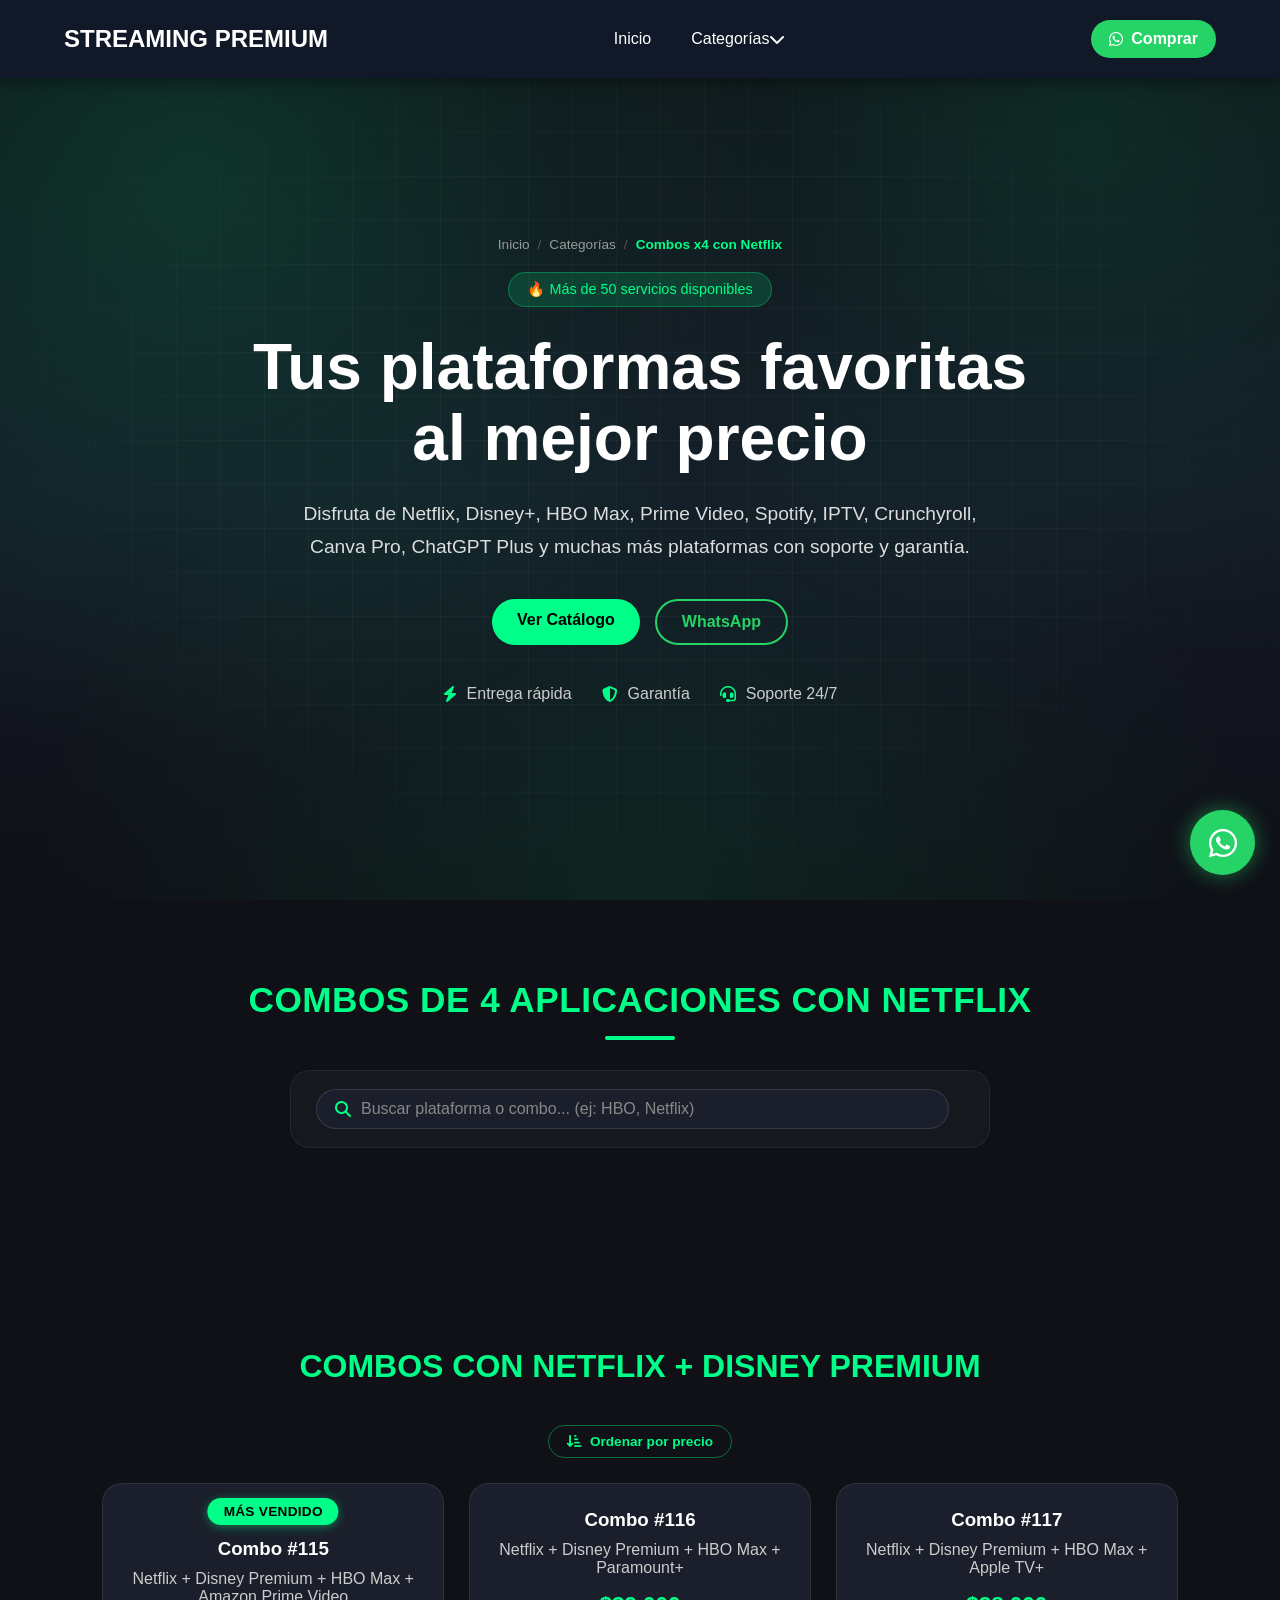
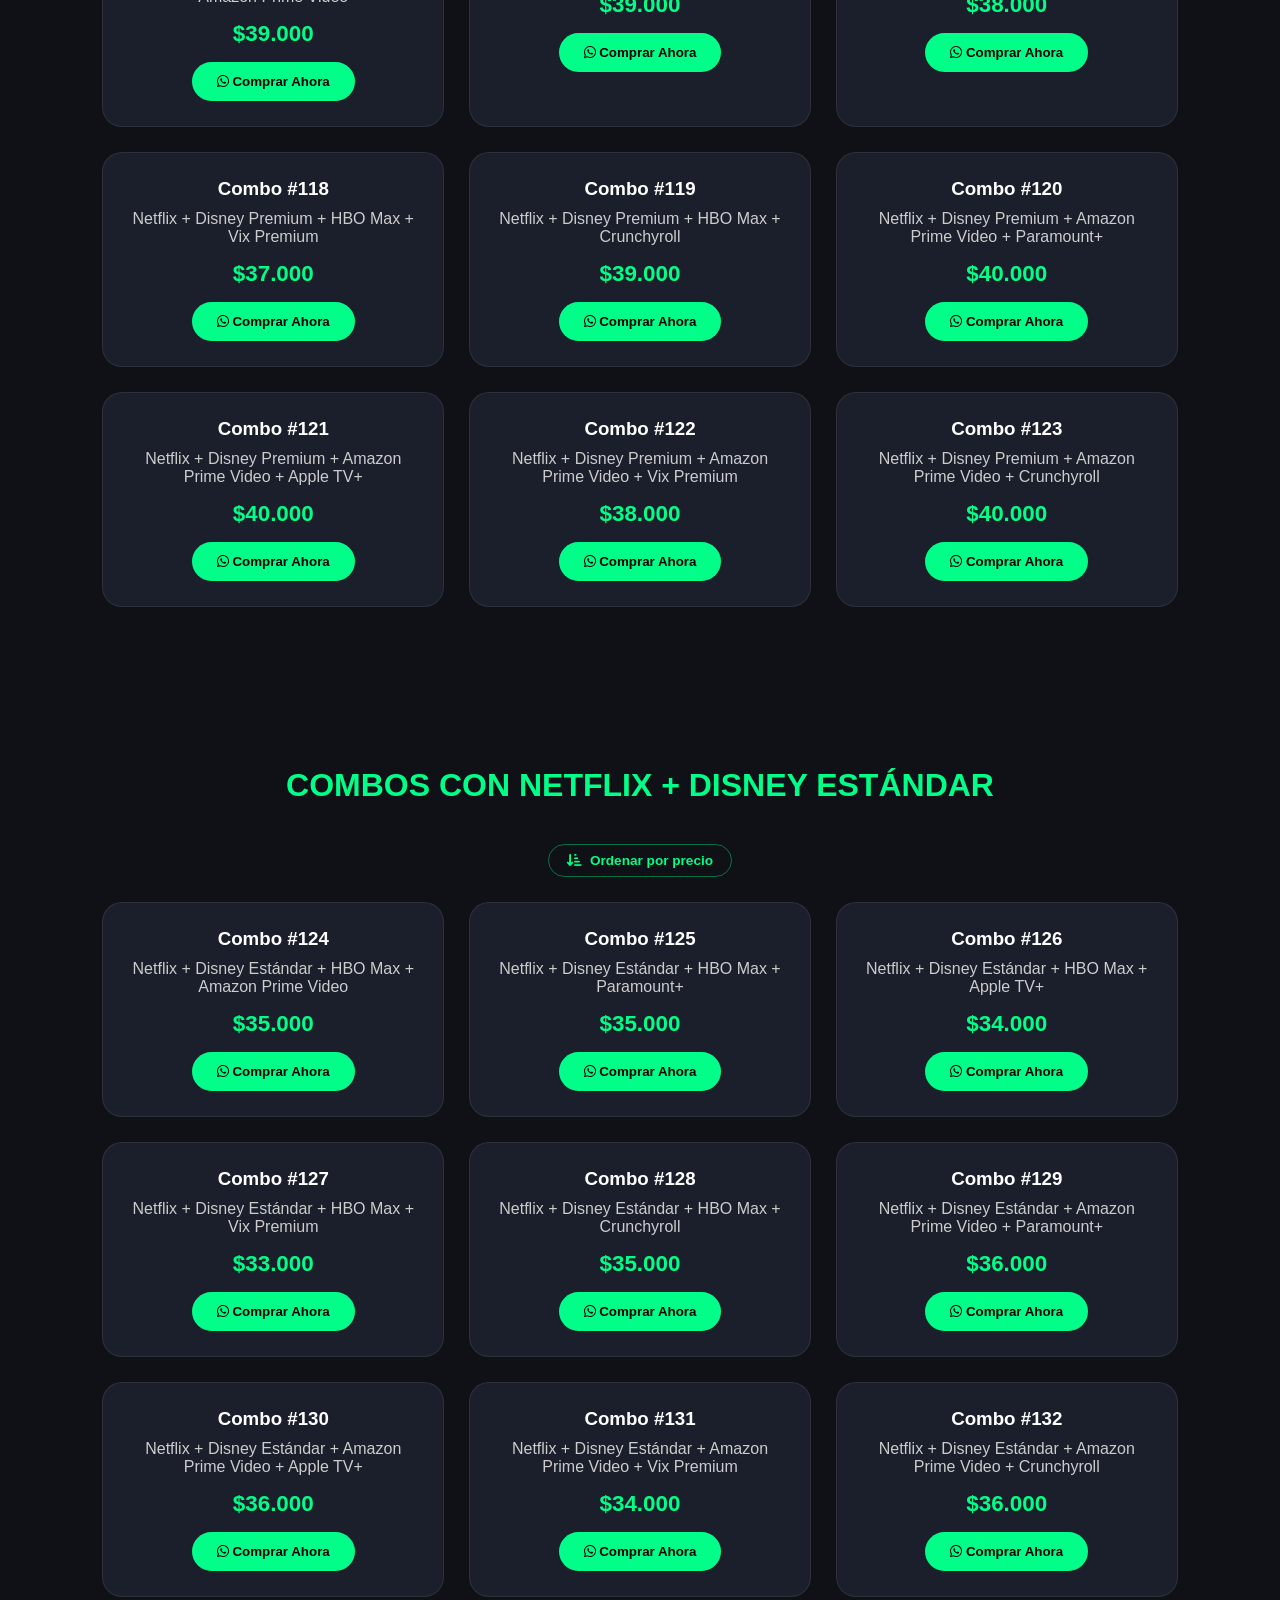
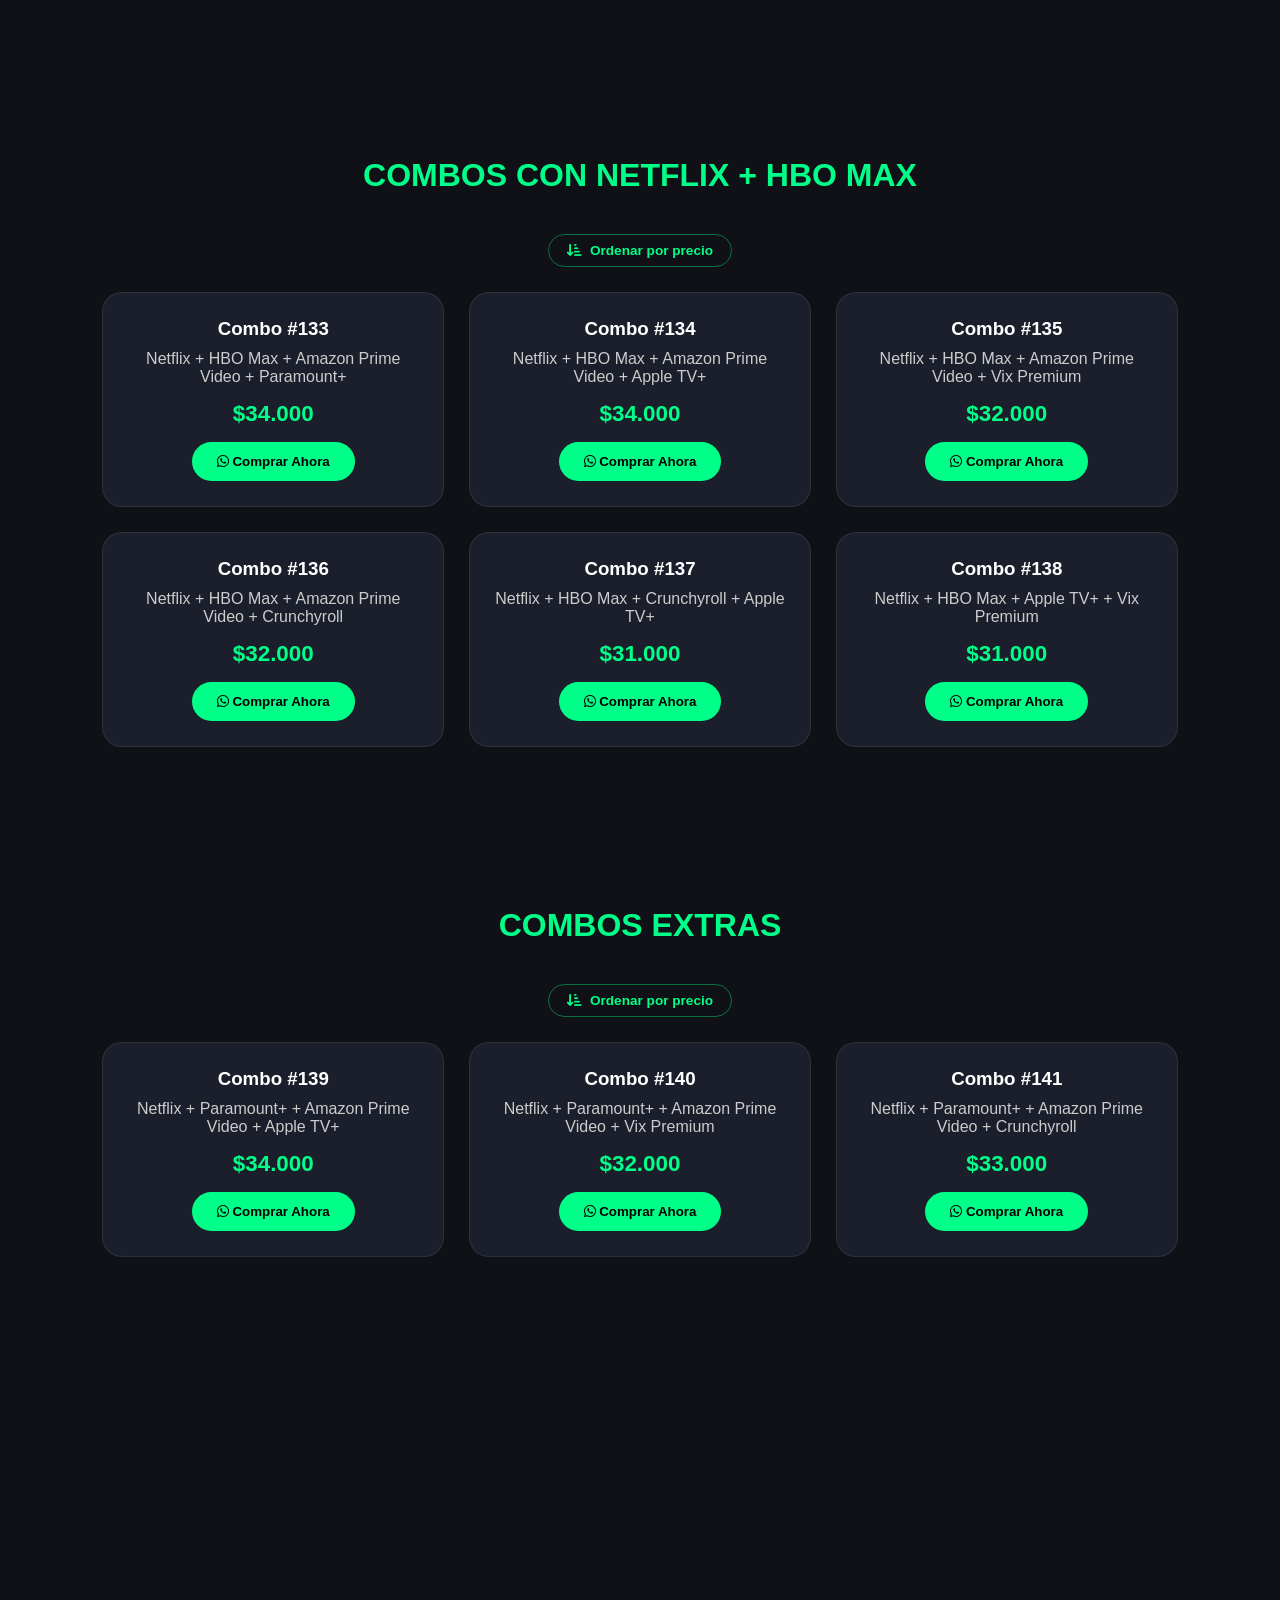
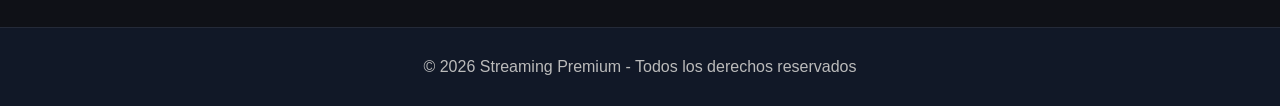
<file: combos-x4-netflix.html>
<!doctype html>
<html lang="es">
  <head>
    <meta charset="UTF-8" />
    <meta name="viewport" content="width=device-width, initial-scale=1.0" />
    <meta
      name="description"
      content="Combos de 4 plataformas con Netflix incluido: Disney+, HBO Max, Amazon Prime Video, Paramount+ y más, con garantía."
    />
    <title>Combos x4 con Netflix | Streaming Premium</title>

    <link rel="stylesheet" href="style.css" />

    <link
      href="https://cdnjs.cloudflare.com/ajax/libs/font-awesome/6.5.1/css/all.min.css"
      rel="stylesheet"
    />

    <link rel="icon" href="multimedia/favicon.svg" type="image/svg+xml" />
  </head>
  <body>
    <!-- HEADER -->

    <header>
      <div class="logo">
        <a href="index.html"> STREAMING PREMIUM </a>
      </div>

      <!-- BOTÓN MENÚ MÓVIL -->

      <div class="menu-toggle" id="menu-toggle">
        <i class="fa-solid fa-bars" aria-hidden="true"></i>
      </div>

      <!-- MENÚ -->

      <nav id="nav-menu">
        <ul>
          <li>
            <a href="index.html"> Inicio </a>
          </li>

          <li class="dropdown">
            <div class="dropdown-header">
              <span>Categorías</span>

              <i
                class="fa-solid fa-chevron-down dropdown-toggle"
                aria-hidden="true"
              ></i>
            </div>

            <ul class="submenu">
              <li>
                <a href="pantalla-individual.html"> Pantalla Individual </a>
              </li>

              <li>
                <a href="cuenta-completa.html"> Cuenta Completa </a>
              </li>

              <li>
                <a href="combos-x2.html"> Combos x2 </a>
              </li>

              <li>
                <a href="combos-x3-netflix.html"> Combos x3 con Netflix </a>
              </li>

              <li>
                <a href="combos-x3.html"> Combos x3 sin Netflix </a>
              </li>

              <li>
                <a href="combos-x4-netflix.html"> Combos x4 con Netflix </a>
              </li>

              <li>
                <a href="combos-x4.html"> Combos x4 sin Netflix </a>
              </li>

              <li>
                <a href="combos-x5.html"> Combos x5 </a>
              </li>

              <li>
                <a href="combos-x6.html"> Combos x6 </a>
              </li>
            </ul>
          </li>
        </ul>
      </nav>

      <a
        href="https://wa.me/573224717356"
        class="header-whatsapp"
        target="_blank"
      >
        <i class="fab fa-whatsapp" aria-hidden="true"></i>
        Comprar
      </a>
    </header>

    <!-- HERO -->

    <section class="hero">
      <div class="hero-content">
        <span class="hero-badge"> 🔥 Más de 50 servicios disponibles </span>

        <h1>
          Tus plataformas favoritas<br />
          al mejor precio
        </h1>

        <p>
          Disfruta de Netflix, Disney+, HBO Max, Prime Video, Spotify, IPTV,
          Crunchyroll, Canva Pro, ChatGPT Plus y muchas más plataformas con
          soporte y garantía.
        </p>

        <div class="hero-buttons">
          <a href="#catalogo" class="btn"> Ver Catálogo </a>

          <a
            href="https://wa.me/573224717356"
            class="btn-whatsapp"
            target="_blank"
          >
            WhatsApp
          </a>
        </div>

        <div class="hero-info">
          <div>
            <i aria-hidden="true" class="fa-solid fa-bolt"></i>
            Entrega rápida
          </div>

          <div>
            <i aria-hidden="true" class="fa-solid fa-shield-halved"></i>
            Garantía
          </div>

          <div>
            <i aria-hidden="true" class="fa-solid fa-headset"></i>
            Soporte 24/7
          </div>
        </div>
      </div>
    </section>

    <!-- COMBOS CON NETFLIX + DISNEY PREMIUM -->

    <!-- COMBOS DE 4 APLICACIONES CON NETFLIX -->

    <section class="planes" id="catalogo">
      <h1>COMBOS DE 4 APLICACIONES CON NETFLIX</h1>
    </section>

    <section class="planes">
      <h2>COMBOS CON NETFLIX + DISNEY PREMIUM</h2>

      <div class="cards">
        <div class="card card-destacada">
          <span class="mas-vendido">Más vendido</span>
          <h3>Combo #115</h3>
          <p>Netflix + Disney Premium + HBO Max + Amazon Prime Video</p>
          <span>$39.000</span>
          <button class="btn-comprar">
            <i aria-hidden="true" class="fab fa-whatsapp"></i>
            Comprar Ahora
          </button>
        </div>

        <div class="card">
          <h3>Combo #116</h3>
          <p>Netflix + Disney Premium + HBO Max + Paramount+</p>
          <span>$39.000</span>
          <button class="btn-comprar">
            <i aria-hidden="true" class="fab fa-whatsapp"></i>
            Comprar Ahora
          </button>
        </div>

        <div class="card">
          <h3>Combo #117</h3>
          <p>Netflix + Disney Premium + HBO Max + Apple TV+</p>
          <span>$38.000</span>
          <button class="btn-comprar">
            <i aria-hidden="true" class="fab fa-whatsapp"></i>
            Comprar Ahora
          </button>
        </div>

        <div class="card">
          <h3>Combo #118</h3>
          <p>Netflix + Disney Premium + HBO Max + Vix Premium</p>
          <span>$37.000</span>
          <button class="btn-comprar">
            <i aria-hidden="true" class="fab fa-whatsapp"></i>
            Comprar Ahora
          </button>
        </div>

        <div class="card">
          <h3>Combo #119</h3>
          <p>Netflix + Disney Premium + HBO Max + Crunchyroll</p>
          <span>$39.000</span>
          <button class="btn-comprar">
            <i aria-hidden="true" class="fab fa-whatsapp"></i>
            Comprar Ahora
          </button>
        </div>

        <div class="card">
          <h3>Combo #120</h3>
          <p>Netflix + Disney Premium + Amazon Prime Video + Paramount+</p>
          <span>$40.000</span>
          <button class="btn-comprar">
            <i aria-hidden="true" class="fab fa-whatsapp"></i>
            Comprar Ahora
          </button>
        </div>

        <div class="card">
          <h3>Combo #121</h3>
          <p>Netflix + Disney Premium + Amazon Prime Video + Apple TV+</p>
          <span>$40.000</span>
          <button class="btn-comprar">
            <i aria-hidden="true" class="fab fa-whatsapp"></i>
            Comprar Ahora
          </button>
        </div>

        <div class="card">
          <h3>Combo #122</h3>
          <p>Netflix + Disney Premium + Amazon Prime Video + Vix Premium</p>
          <span>$38.000</span>
          <button class="btn-comprar">
            <i aria-hidden="true" class="fab fa-whatsapp"></i>
            Comprar Ahora
          </button>
        </div>

        <div class="card">
          <h3>Combo #123</h3>
          <p>Netflix + Disney Premium + Amazon Prime Video + Crunchyroll</p>
          <span>$40.000</span>
          <button class="btn-comprar">
            <i aria-hidden="true" class="fab fa-whatsapp"></i>
            Comprar Ahora
          </button>
        </div>
      </div>
    </section>

    <!-- COMBOS CON NETFLIX + DISNEY ESTÁNDAR -->

    <section class="planes">
      <h2>COMBOS CON NETFLIX + DISNEY ESTÁNDAR</h2>

      <div class="cards">
        <div class="card">
          <h3>Combo #124</h3>
          <p>Netflix + Disney Estándar + HBO Max + Amazon Prime Video</p>
          <span>$35.000</span>
          <button class="btn-comprar">
            <i aria-hidden="true" class="fab fa-whatsapp"></i>
            Comprar Ahora
          </button>
        </div>

        <div class="card">
          <h3>Combo #125</h3>
          <p>Netflix + Disney Estándar + HBO Max + Paramount+</p>
          <span>$35.000</span>
          <button class="btn-comprar">
            <i aria-hidden="true" class="fab fa-whatsapp"></i>
            Comprar Ahora
          </button>
        </div>

        <div class="card">
          <h3>Combo #126</h3>
          <p>Netflix + Disney Estándar + HBO Max + Apple TV+</p>
          <span>$34.000</span>
          <button class="btn-comprar">
            <i aria-hidden="true" class="fab fa-whatsapp"></i>
            Comprar Ahora
          </button>
        </div>

        <div class="card">
          <h3>Combo #127</h3>
          <p>Netflix + Disney Estándar + HBO Max + Vix Premium</p>
          <span>$33.000</span>
          <button class="btn-comprar">
            <i aria-hidden="true" class="fab fa-whatsapp"></i>
            Comprar Ahora
          </button>
        </div>

        <div class="card">
          <h3>Combo #128</h3>
          <p>Netflix + Disney Estándar + HBO Max + Crunchyroll</p>
          <span>$35.000</span>
          <button class="btn-comprar">
            <i aria-hidden="true" class="fab fa-whatsapp"></i>
            Comprar Ahora
          </button>
        </div>

        <div class="card">
          <h3>Combo #129</h3>
          <p>Netflix + Disney Estándar + Amazon Prime Video + Paramount+</p>
          <span>$36.000</span>
          <button class="btn-comprar">
            <i aria-hidden="true" class="fab fa-whatsapp"></i>
            Comprar Ahora
          </button>
        </div>

        <div class="card">
          <h3>Combo #130</h3>
          <p>Netflix + Disney Estándar + Amazon Prime Video + Apple TV+</p>
          <span>$36.000</span>
          <button class="btn-comprar">
            <i aria-hidden="true" class="fab fa-whatsapp"></i>
            Comprar Ahora
          </button>
        </div>

        <div class="card">
          <h3>Combo #131</h3>
          <p>Netflix + Disney Estándar + Amazon Prime Video + Vix Premium</p>
          <span>$34.000</span>
          <button class="btn-comprar">
            <i aria-hidden="true" class="fab fa-whatsapp"></i>
            Comprar Ahora
          </button>
        </div>

        <div class="card">
          <h3>Combo #132</h3>
          <p>Netflix + Disney Estándar + Amazon Prime Video + Crunchyroll</p>
          <span>$36.000</span>
          <button class="btn-comprar">
            <i aria-hidden="true" class="fab fa-whatsapp"></i>
            Comprar Ahora
          </button>
        </div>
      </div>
    </section>

    <!-- COMBOS CON NETFLIX + HBO MAX -->

    <section class="planes">
      <h2>COMBOS CON NETFLIX + HBO MAX</h2>

      <div class="cards">
        <div class="card">
          <h3>Combo #133</h3>
          <p>Netflix + HBO Max + Amazon Prime Video + Paramount+</p>
          <span>$34.000</span>
          <button class="btn-comprar">
            <i aria-hidden="true" class="fab fa-whatsapp"></i>
            Comprar Ahora
          </button>
        </div>

        <div class="card">
          <h3>Combo #134</h3>
          <p>Netflix + HBO Max + Amazon Prime Video + Apple TV+</p>
          <span>$34.000</span>
          <button class="btn-comprar">
            <i aria-hidden="true" class="fab fa-whatsapp"></i>
            Comprar Ahora
          </button>
        </div>

        <div class="card">
          <h3>Combo #135</h3>
          <p>Netflix + HBO Max + Amazon Prime Video + Vix Premium</p>
          <span>$32.000</span>
          <button class="btn-comprar">
            <i aria-hidden="true" class="fab fa-whatsapp"></i>
            Comprar Ahora
          </button>
        </div>

        <div class="card">
          <h3>Combo #136</h3>
          <p>Netflix + HBO Max + Amazon Prime Video + Crunchyroll</p>
          <span>$32.000</span>
          <button class="btn-comprar">
            <i aria-hidden="true" class="fab fa-whatsapp"></i>
            Comprar Ahora
          </button>
        </div>

        <div class="card">
          <h3>Combo #137</h3>
          <p>Netflix + HBO Max + Crunchyroll + Apple TV+</p>
          <span>$31.000</span>
          <button class="btn-comprar">
            <i aria-hidden="true" class="fab fa-whatsapp"></i>
            Comprar Ahora
          </button>
        </div>

        <div class="card">
          <h3>Combo #138</h3>
          <p>Netflix + HBO Max + Apple TV+ + Vix Premium</p>
          <span>$31.000</span>
          <button class="btn-comprar">
            <i aria-hidden="true" class="fab fa-whatsapp"></i>
            Comprar Ahora
          </button>
        </div>
      </div>
    </section>

    <!-- COMBOS EXTRAS -->

    <section class="planes">
      <h2>COMBOS EXTRAS</h2>

      <div class="cards">
        <div class="card">
          <h3>Combo #139</h3>
          <p>Netflix + Paramount+ + Amazon Prime Video + Apple TV+</p>
          <span>$34.000</span>
          <button class="btn-comprar">
            <i aria-hidden="true" class="fab fa-whatsapp"></i>
            Comprar Ahora
          </button>
        </div>

        <div class="card">
          <h3>Combo #140</h3>
          <p>Netflix + Paramount+ + Amazon Prime Video + Vix Premium</p>
          <span>$32.000</span>
          <button class="btn-comprar">
            <i aria-hidden="true" class="fab fa-whatsapp"></i>
            Comprar Ahora
          </button>
        </div>

        <div class="card">
          <h3>Combo #141</h3>
          <p>Netflix + Paramount+ + Amazon Prime Video + Crunchyroll</p>
          <span>$33.000</span>
          <button class="btn-comprar">
            <i aria-hidden="true" class="fab fa-whatsapp"></i>
            Comprar Ahora
          </button>
        </div>

        <div class="card">
          <h3>Combo #142</h3>
          <p>Netflix + Crunchyroll + Apple TV+ + Vix Premium</p>
          <span>$32.000</span>
          <button class="btn-comprar">
            <i aria-hidden="true" class="fab fa-whatsapp"></i>
            Comprar Ahora
          </button>
        </div>
      </div>
    </section>

    <!-- FOOTER -->

    <footer>
      <p>© 2026 Streaming Premium - Todos los derechos reservados</p>
    </footer>

    <!-- BOTÓN WHATSAPP -->

    <a href="https://wa.me/573224717356" class="whatsapp" target="_blank">
      <i aria-hidden="true" class="fab fa-whatsapp"></i>
    </a>

    <script src="script.js"></script>
  </body>
</html>
</file>
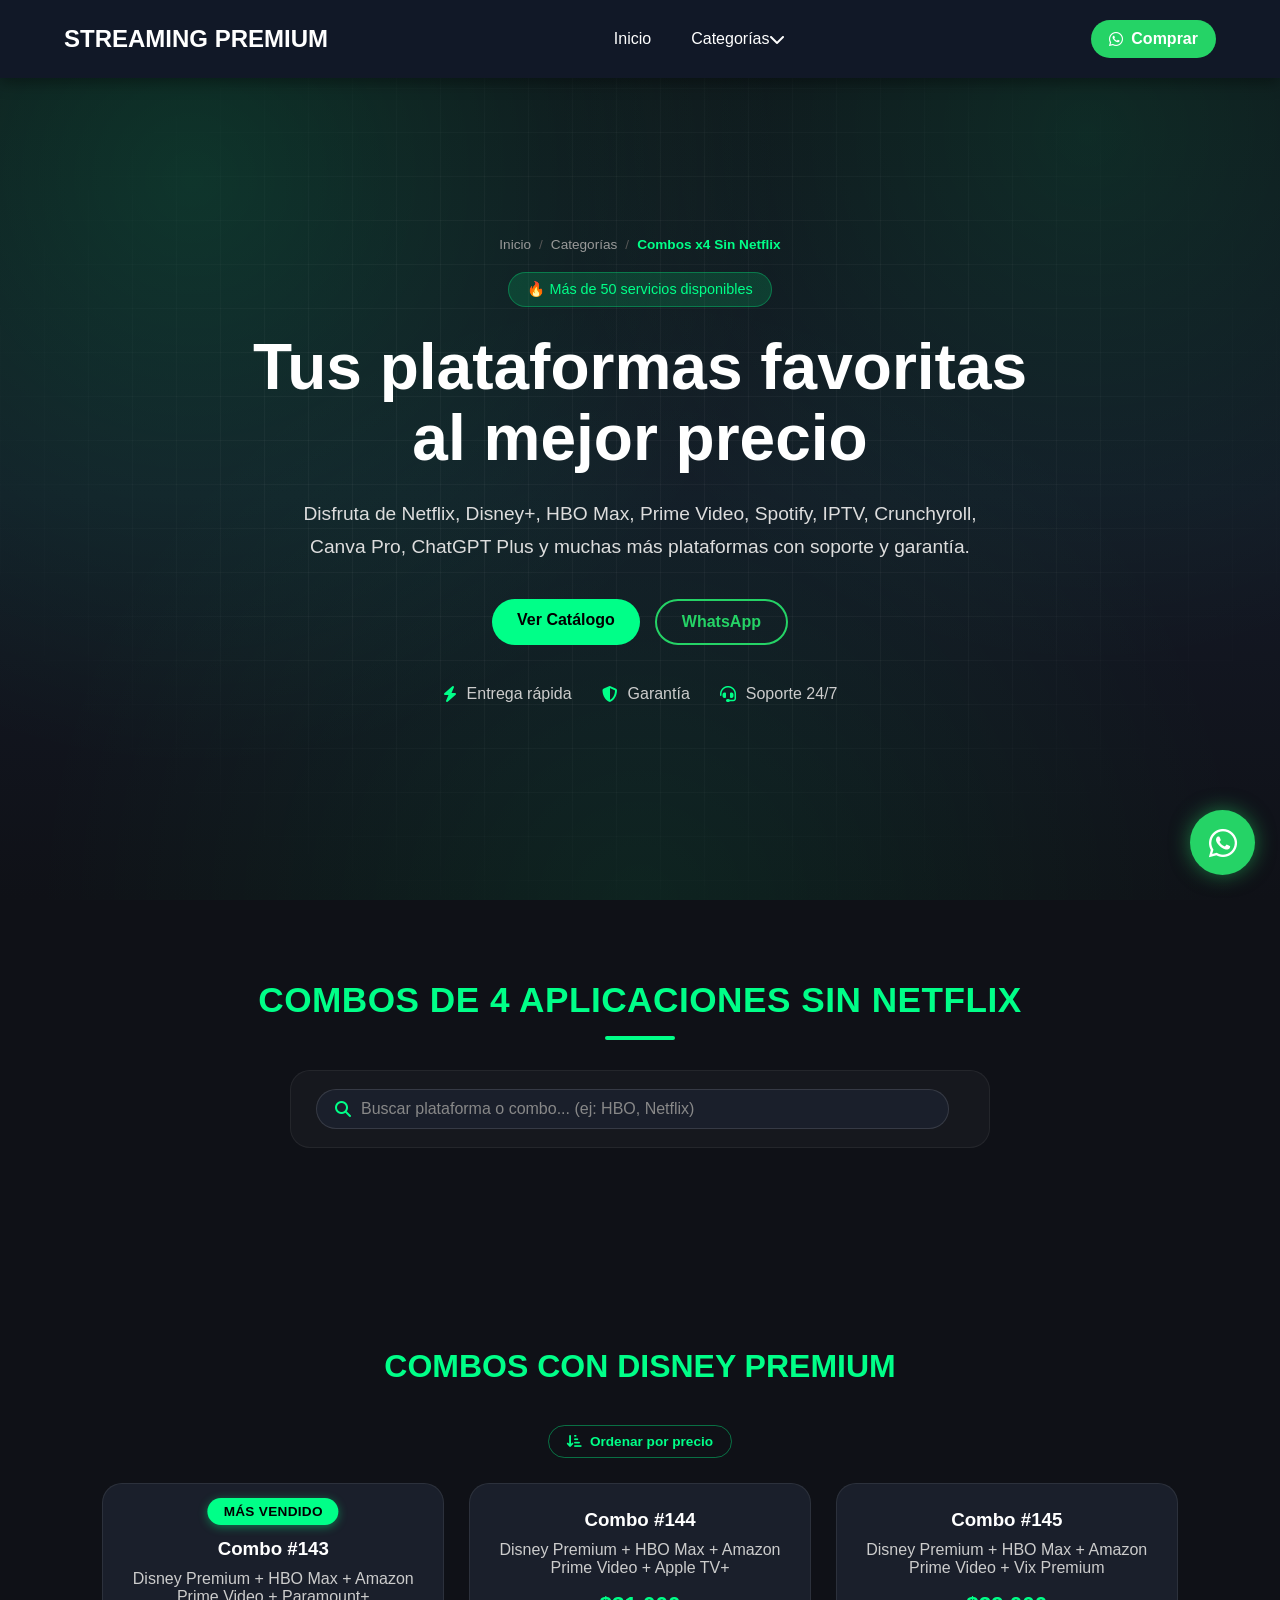
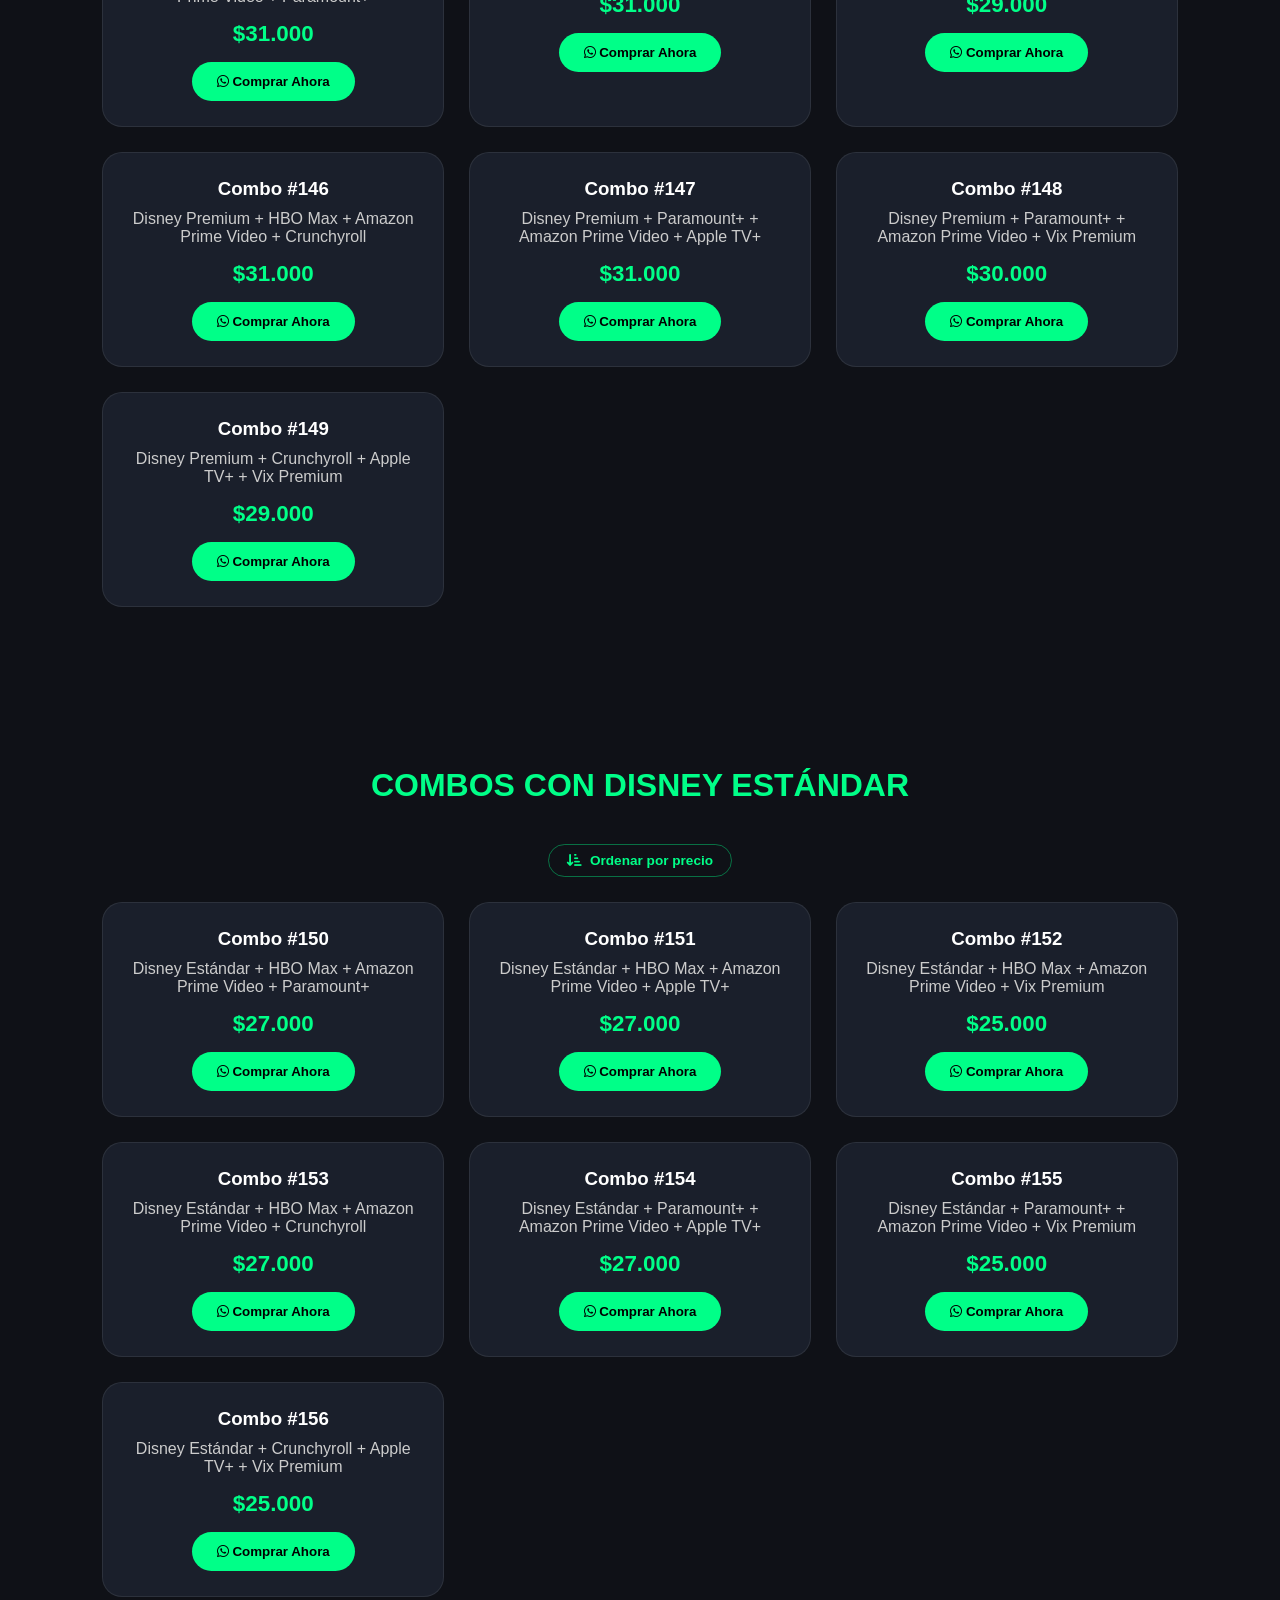
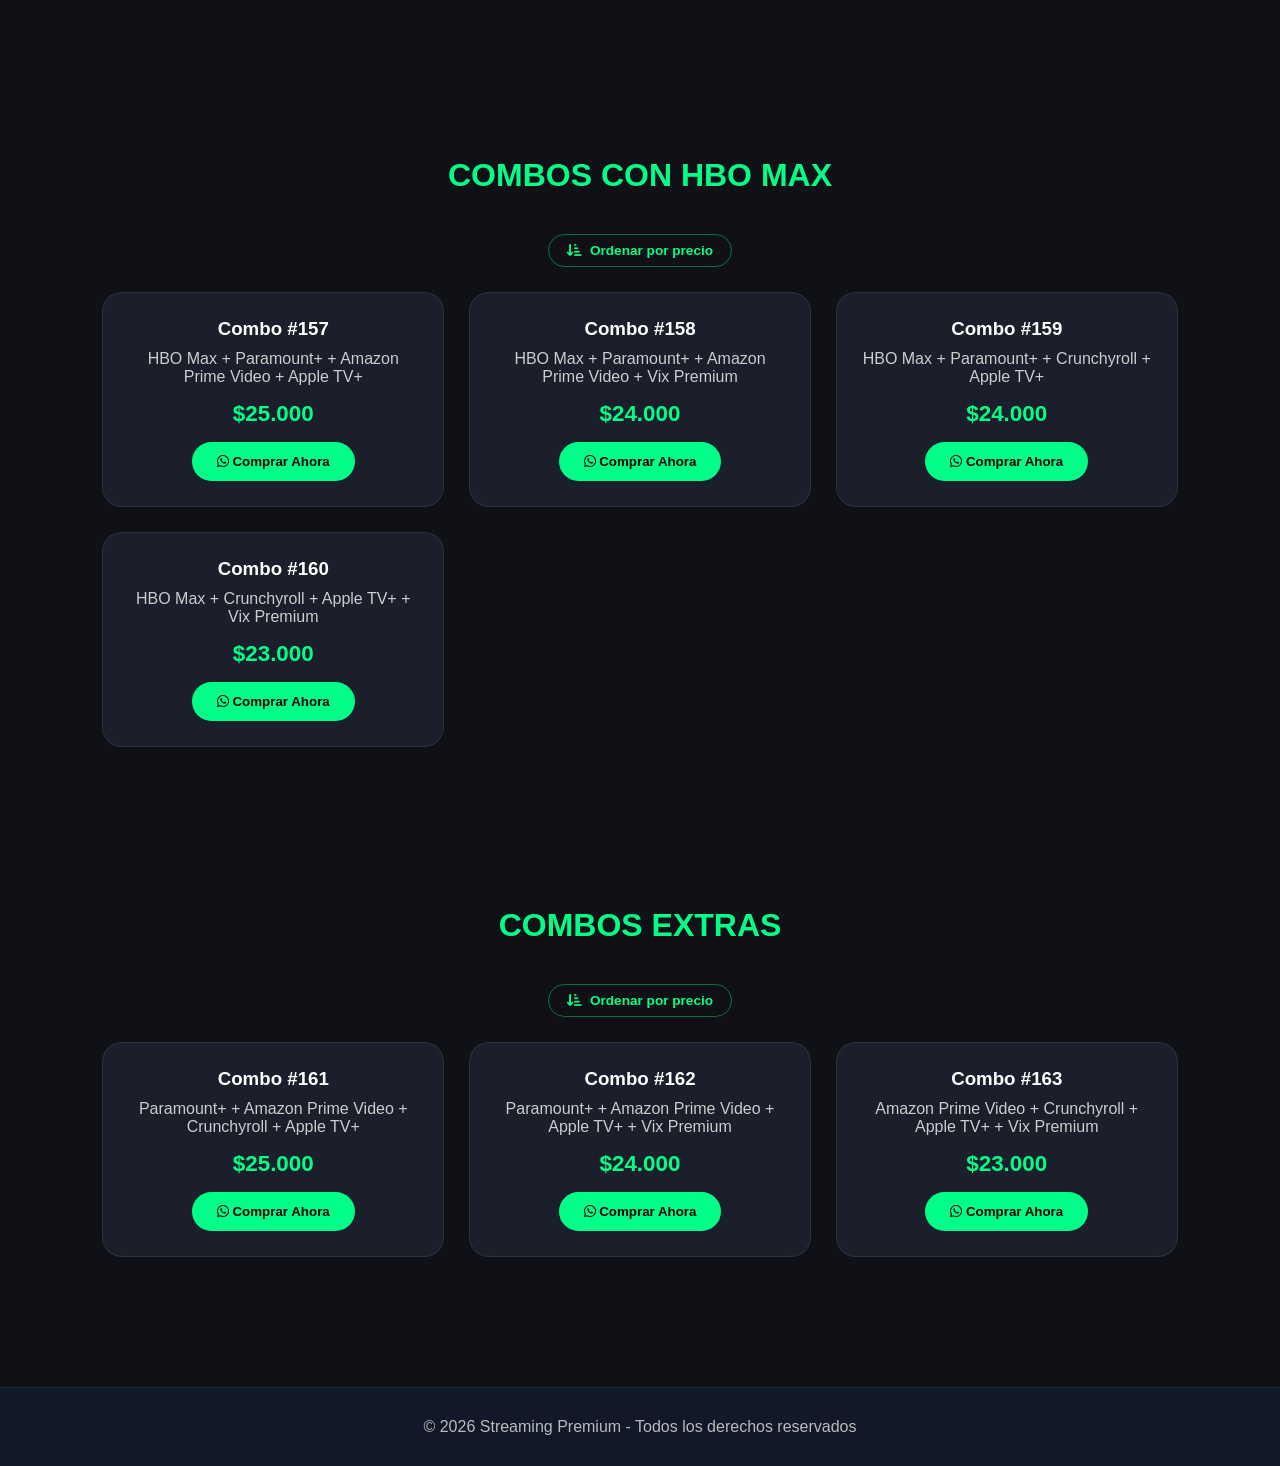
<file: combos-x4.html>
<!doctype html>
<html lang="es">
  <head>
    <meta charset="UTF-8" />
    <meta name="viewport" content="width=device-width, initial-scale=1.0" />
    <meta
      name="description"
      content="Combos de 4 plataformas de streaming sin Netflix: Disney+, HBO Max, Amazon Prime Video, Paramount+ y más."
    />
    <title>Combos x4 Sin Netflix | Streaming Premium</title>

    <link rel="stylesheet" href="style.css" />

    <link
      href="https://cdnjs.cloudflare.com/ajax/libs/font-awesome/6.5.1/css/all.min.css"
      rel="stylesheet"
    />

    <link rel="icon" href="multimedia/favicon.svg" type="image/svg+xml" />
  </head>
  <body>
    <!-- HEADER -->

    <header>
      <div class="logo">
        <a href="index.html"> STREAMING PREMIUM </a>
      </div>

      <!-- BOTÓN MENÚ MÓVIL -->

      <div class="menu-toggle" id="menu-toggle">
        <i class="fa-solid fa-bars" aria-hidden="true"></i>
      </div>

      <!-- MENÚ -->

      <nav id="nav-menu">
        <ul>
          <li>
            <a href="index.html"> Inicio </a>
          </li>

          <li class="dropdown">
            <div class="dropdown-header">
              <span>Categorías</span>

              <i
                class="fa-solid fa-chevron-down dropdown-toggle"
                aria-hidden="true"
              ></i>
            </div>

            <ul class="submenu">
              <li>
                <a href="pantalla-individual.html"> Pantalla Individual </a>
              </li>

              <li>
                <a href="cuenta-completa.html"> Cuenta Completa </a>
              </li>

              <li>
                <a href="combos-x2.html"> Combos x2 </a>
              </li>

              <li>
                <a href="combos-x3-netflix.html"> Combos x3 con Netflix </a>
              </li>

              <li>
                <a href="combos-x3.html"> Combos x3 sin Netflix </a>
              </li>

              <li>
                <a href="combos-x4-netflix.html"> Combos x4 con Netflix </a>
              </li>

              <li>
                <a href="combos-x4.html"> Combos x4 sin Netflix </a>
              </li>

              <li>
                <a href="combos-x5.html"> Combos x5 </a>
              </li>

              <li>
                <a href="combos-x6.html"> Combos x6 </a>
              </li>
            </ul>
          </li>
        </ul>
      </nav>

      <a
        href="https://wa.me/573224717356"
        class="header-whatsapp"
        target="_blank"
      >
        <i class="fab fa-whatsapp" aria-hidden="true"></i>
        Comprar
      </a>
    </header>

    <!-- HERO -->

    <section class="hero">
      <div class="hero-content">
        <span class="hero-badge"> 🔥 Más de 50 servicios disponibles </span>

        <h1>
          Tus plataformas favoritas<br />
          al mejor precio
        </h1>

        <p>
          Disfruta de Netflix, Disney+, HBO Max, Prime Video, Spotify, IPTV,
          Crunchyroll, Canva Pro, ChatGPT Plus y muchas más plataformas con
          soporte y garantía.
        </p>

        <div class="hero-buttons">
          <a href="#catalogo" class="btn"> Ver Catálogo </a>

          <a
            href="https://wa.me/573224717356"
            class="btn-whatsapp"
            target="_blank"
          >
            WhatsApp
          </a>
        </div>

        <div class="hero-info">
          <div>
            <i aria-hidden="true" class="fa-solid fa-bolt"></i>
            Entrega rápida
          </div>

          <div>
            <i aria-hidden="true" class="fa-solid fa-shield-halved"></i>
            Garantía
          </div>

          <div>
            <i aria-hidden="true" class="fa-solid fa-headset"></i>
            Soporte 24/7
          </div>
        </div>
      </div>
    </section>

    <!-- DISNEY PREMIUM -->

    <!-- COMBOS DE 4 APLICACIONES SIN NETFLIX -->

    <section class="planes" id="catalogo">
      <h1>COMBOS DE 4 APLICACIONES SIN NETFLIX</h1>
    </section>

    <section class="planes">
      <h2>COMBOS CON DISNEY PREMIUM</h2>

      <div class="cards">
        <div class="card card-destacada">
          <span class="mas-vendido">Más vendido</span>
          <h3>Combo #143</h3>
          <p>Disney Premium + HBO Max + Amazon Prime Video + Paramount+</p>
          <span>$31.000</span>
          <button class="btn-comprar">
            <i aria-hidden="true" class="fab fa-whatsapp"></i>
            Comprar Ahora
          </button>
        </div>

        <div class="card">
          <h3>Combo #144</h3>
          <p>Disney Premium + HBO Max + Amazon Prime Video + Apple TV+</p>
          <span>$31.000</span>
          <button class="btn-comprar">
            <i aria-hidden="true" class="fab fa-whatsapp"></i>
            Comprar Ahora
          </button>
        </div>

        <div class="card">
          <h3>Combo #145</h3>
          <p>Disney Premium + HBO Max + Amazon Prime Video + Vix Premium</p>
          <span>$29.000</span>
          <button class="btn-comprar">
            <i aria-hidden="true" class="fab fa-whatsapp"></i>
            Comprar Ahora
          </button>
        </div>

        <div class="card">
          <h3>Combo #146</h3>
          <p>Disney Premium + HBO Max + Amazon Prime Video + Crunchyroll</p>
          <span>$31.000</span>
          <button class="btn-comprar">
            <i aria-hidden="true" class="fab fa-whatsapp"></i>
            Comprar Ahora
          </button>
        </div>

        <div class="card">
          <h3>Combo #147</h3>
          <p>Disney Premium + Paramount+ + Amazon Prime Video + Apple TV+</p>
          <span>$31.000</span>
          <button class="btn-comprar">
            <i aria-hidden="true" class="fab fa-whatsapp"></i>
            Comprar Ahora
          </button>
        </div>

        <div class="card">
          <h3>Combo #148</h3>
          <p>Disney Premium + Paramount+ + Amazon Prime Video + Vix Premium</p>
          <span>$30.000</span>
          <button class="btn-comprar">
            <i aria-hidden="true" class="fab fa-whatsapp"></i>
            Comprar Ahora
          </button>
        </div>

        <div class="card">
          <h3>Combo #149</h3>
          <p>Disney Premium + Crunchyroll + Apple TV+ + Vix Premium</p>
          <span>$29.000</span>
          <button class="btn-comprar">
            <i aria-hidden="true" class="fab fa-whatsapp"></i>
            Comprar Ahora
          </button>
        </div>
      </div>
    </section>

    <!-- DISNEY ESTÁNDAR -->

    <section class="planes">
      <h2>COMBOS CON DISNEY ESTÁNDAR</h2>

      <div class="cards">
        <div class="card">
          <h3>Combo #150</h3>
          <p>Disney Estándar + HBO Max + Amazon Prime Video + Paramount+</p>
          <span>$27.000</span>
          <button class="btn-comprar">
            <i aria-hidden="true" class="fab fa-whatsapp"></i>
            Comprar Ahora
          </button>
        </div>

        <div class="card">
          <h3>Combo #151</h3>
          <p>Disney Estándar + HBO Max + Amazon Prime Video + Apple TV+</p>
          <span>$27.000</span>
          <button class="btn-comprar">
            <i aria-hidden="true" class="fab fa-whatsapp"></i>
            Comprar Ahora
          </button>
        </div>

        <div class="card">
          <h3>Combo #152</h3>
          <p>Disney Estándar + HBO Max + Amazon Prime Video + Vix Premium</p>
          <span>$25.000</span>
          <button class="btn-comprar">
            <i aria-hidden="true" class="fab fa-whatsapp"></i>
            Comprar Ahora
          </button>
        </div>

        <div class="card">
          <h3>Combo #153</h3>
          <p>Disney Estándar + HBO Max + Amazon Prime Video + Crunchyroll</p>
          <span>$27.000</span>
          <button class="btn-comprar">
            <i aria-hidden="true" class="fab fa-whatsapp"></i>
            Comprar Ahora
          </button>
        </div>

        <div class="card">
          <h3>Combo #154</h3>
          <p>Disney Estándar + Paramount+ + Amazon Prime Video + Apple TV+</p>
          <span>$27.000</span>
          <button class="btn-comprar">
            <i aria-hidden="true" class="fab fa-whatsapp"></i>
            Comprar Ahora
          </button>
        </div>

        <div class="card">
          <h3>Combo #155</h3>
          <p>Disney Estándar + Paramount+ + Amazon Prime Video + Vix Premium</p>
          <span>$25.000</span>
          <button class="btn-comprar">
            <i aria-hidden="true" class="fab fa-whatsapp"></i>
            Comprar Ahora
          </button>
        </div>

        <div class="card">
          <h3>Combo #156</h3>
          <p>Disney Estándar + Crunchyroll + Apple TV+ + Vix Premium</p>
          <span>$25.000</span>
          <button class="btn-comprar">
            <i aria-hidden="true" class="fab fa-whatsapp"></i>
            Comprar Ahora
          </button>
        </div>
      </div>
    </section>

    <!-- HBO MAX -->

    <section class="planes">
      <h2>COMBOS CON HBO MAX</h2>

      <div class="cards">
        <div class="card">
          <h3>Combo #157</h3>
          <p>HBO Max + Paramount+ + Amazon Prime Video + Apple TV+</p>
          <span>$25.000</span>
          <button class="btn-comprar">
            <i aria-hidden="true" class="fab fa-whatsapp"></i>
            Comprar Ahora
          </button>
        </div>

        <div class="card">
          <h3>Combo #158</h3>
          <p>HBO Max + Paramount+ + Amazon Prime Video + Vix Premium</p>
          <span>$24.000</span>
          <button class="btn-comprar">
            <i aria-hidden="true" class="fab fa-whatsapp"></i>
            Comprar Ahora
          </button>
        </div>

        <div class="card">
          <h3>Combo #159</h3>
          <p>HBO Max + Paramount+ + Crunchyroll + Apple TV+</p>
          <span>$24.000</span>
          <button class="btn-comprar">
            <i aria-hidden="true" class="fab fa-whatsapp"></i>
            Comprar Ahora
          </button>
        </div>

        <div class="card">
          <h3>Combo #160</h3>
          <p>HBO Max + Crunchyroll + Apple TV+ + Vix Premium</p>
          <span>$23.000</span>
          <button class="btn-comprar">
            <i aria-hidden="true" class="fab fa-whatsapp"></i>
            Comprar Ahora
          </button>
        </div>
      </div>
    </section>

    <!-- COMBOS EXTRAS -->

    <section class="planes">
      <h2>COMBOS EXTRAS</h2>

      <div class="cards">
        <div class="card">
          <h3>Combo #161</h3>
          <p>Paramount+ + Amazon Prime Video + Crunchyroll + Apple TV+</p>
          <span>$25.000</span>
          <button class="btn-comprar">
            <i aria-hidden="true" class="fab fa-whatsapp"></i>
            Comprar Ahora
          </button>
        </div>

        <div class="card">
          <h3>Combo #162</h3>
          <p>Paramount+ + Amazon Prime Video + Apple TV+ + Vix Premium</p>
          <span>$24.000</span>
          <button class="btn-comprar">
            <i aria-hidden="true" class="fab fa-whatsapp"></i>
            Comprar Ahora
          </button>
        </div>

        <div class="card">
          <h3>Combo #163</h3>
          <p>Amazon Prime Video + Crunchyroll + Apple TV+ + Vix Premium</p>
          <span>$23.000</span>
          <button class="btn-comprar">
            <i aria-hidden="true" class="fab fa-whatsapp"></i>
            Comprar Ahora
          </button>
        </div>
      </div>
    </section>

    <!-- FOOTER -->

    <footer>
      <p>© 2026 Streaming Premium - Todos los derechos reservados</p>
    </footer>

    <!-- BOTÓN WHATSAPP -->

    <a href="https://wa.me/573224717356" class="whatsapp" target="_blank">
      <i aria-hidden="true" class="fab fa-whatsapp"></i>
    </a>

    <script src="script.js"></script>
  </body>
</html>
</file>
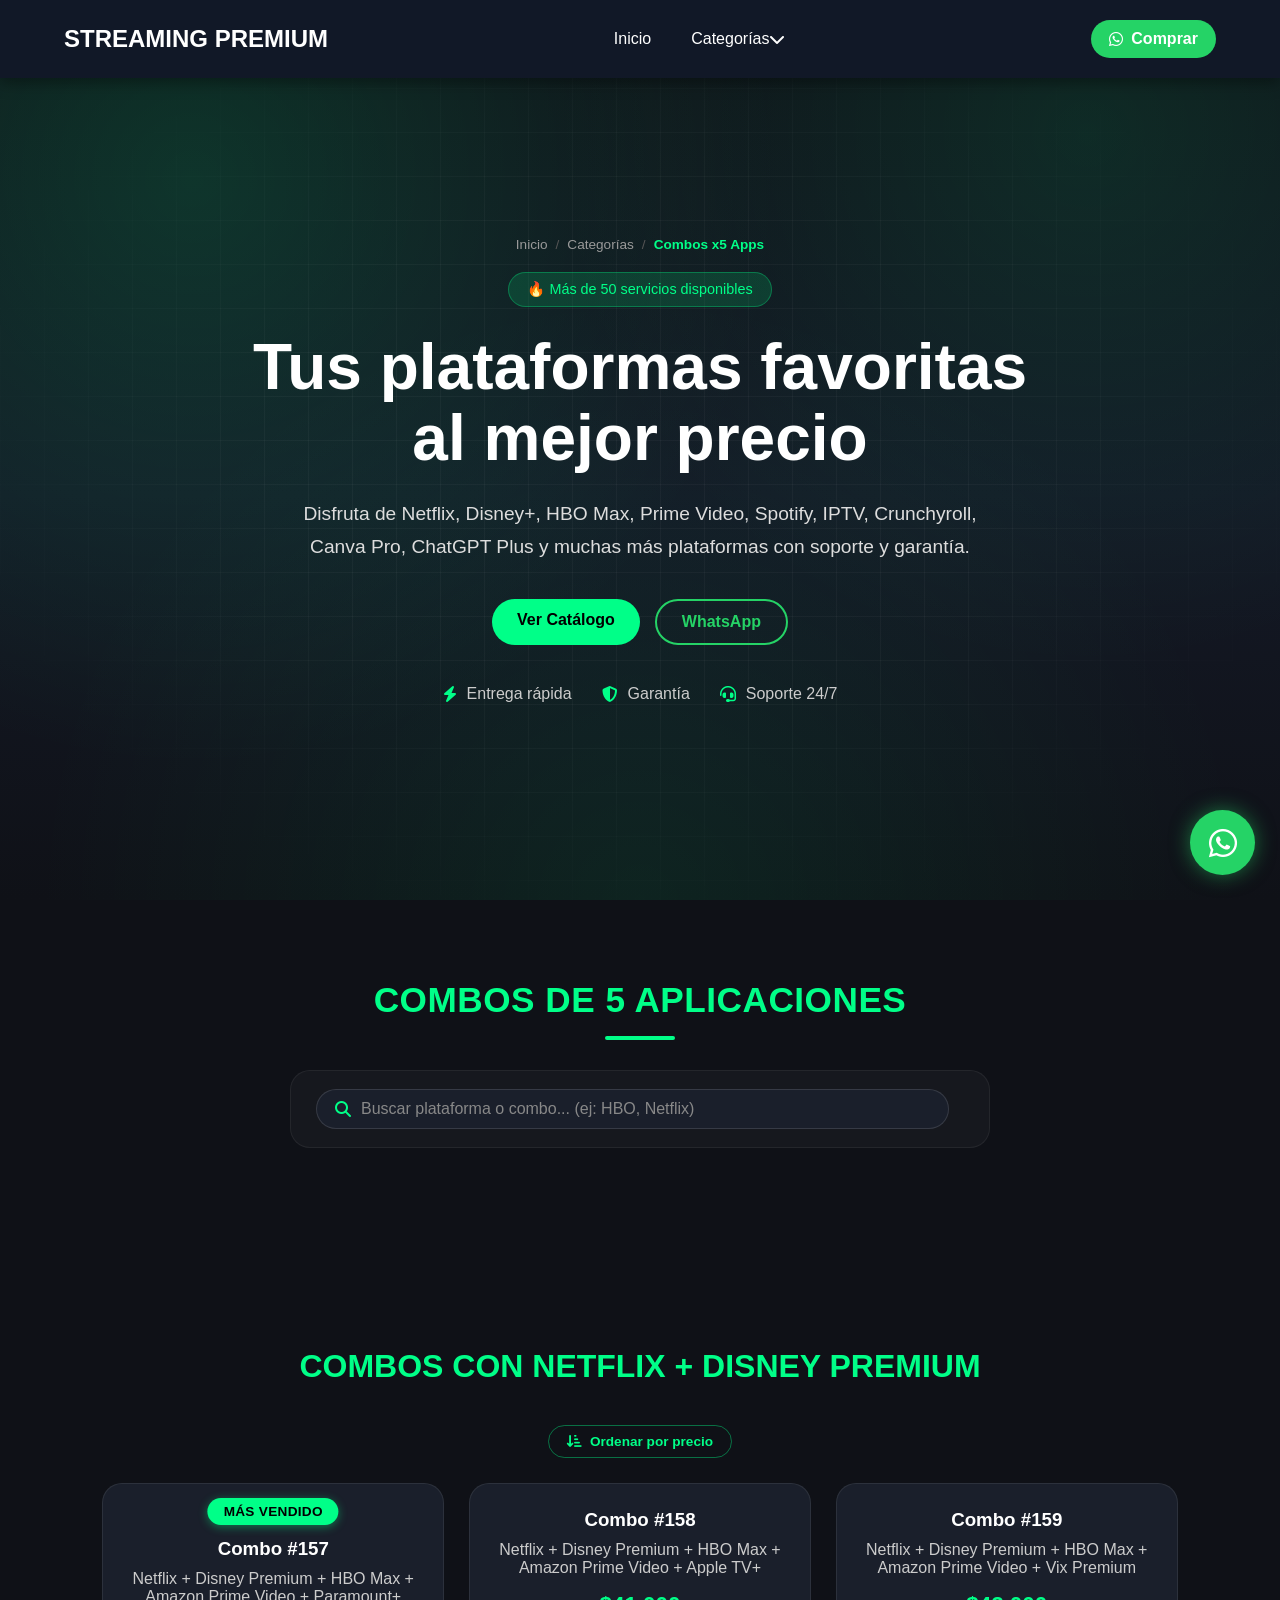
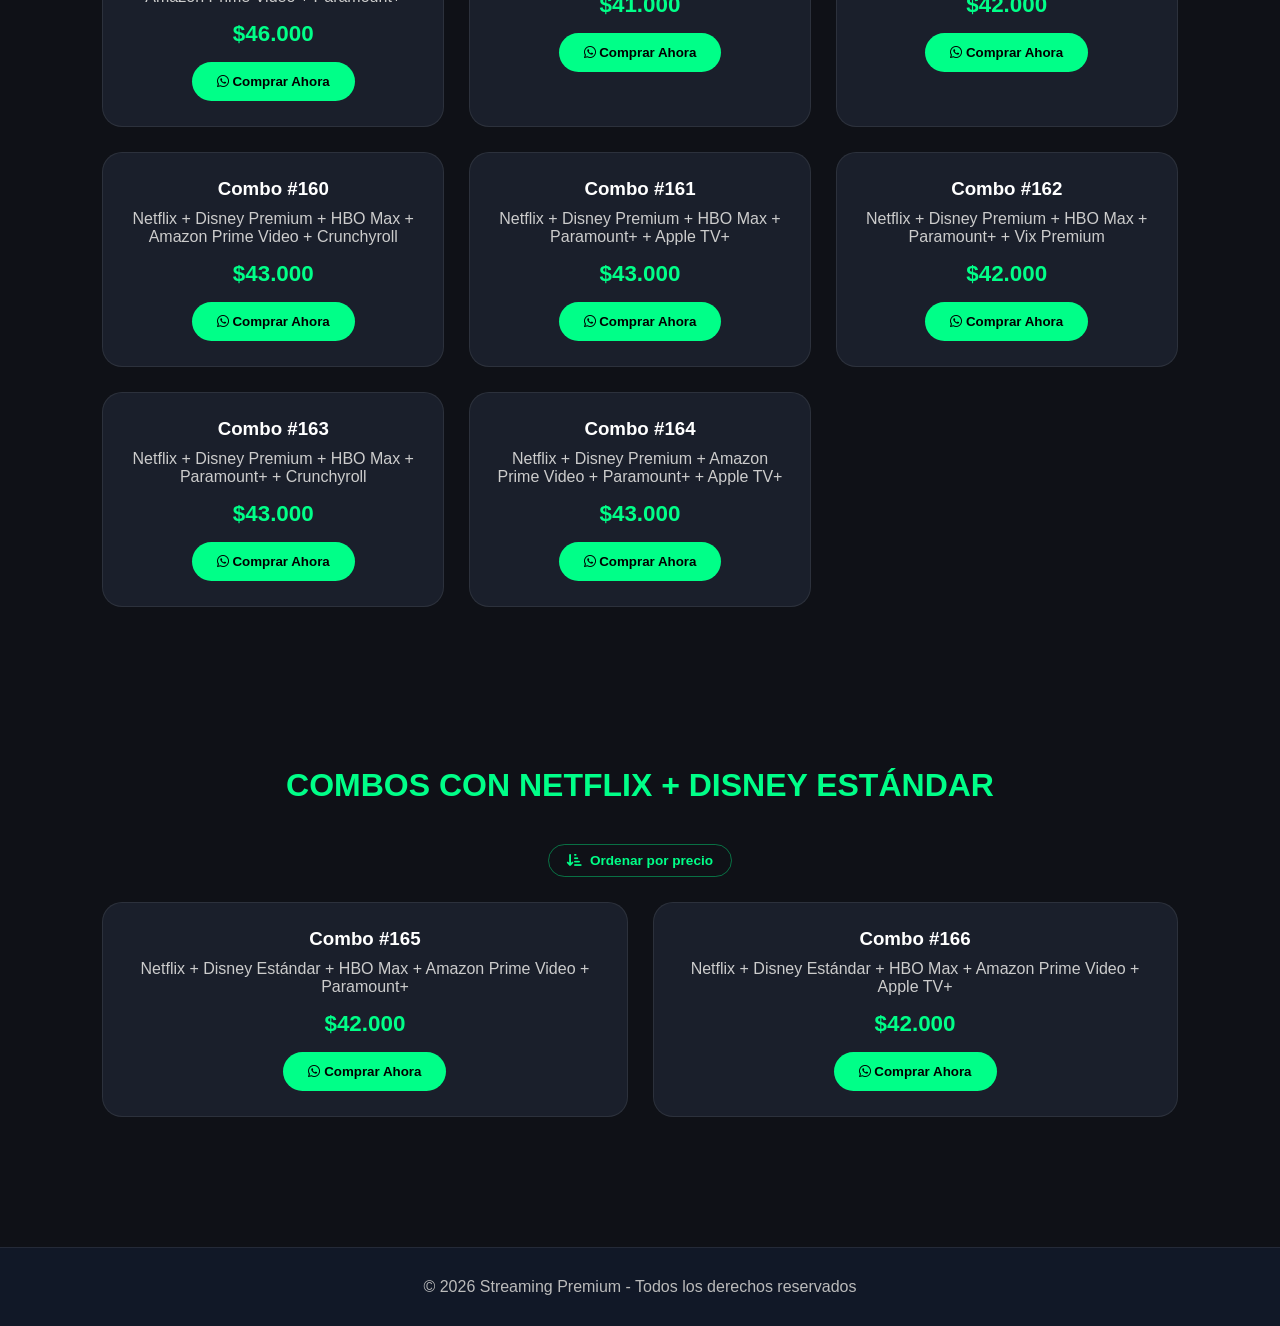
<file: combos-x5.html>
<!doctype html>
<html lang="es">
  <head>
    <meta charset="UTF-8" />
    <meta name="viewport" content="width=device-width, initial-scale=1.0" />
    <meta
      name="description"
      content="Combos de 5 plataformas de streaming con Netflix, Disney+, HBO Max, Amazon Prime Video, Paramount+ y más al mejor precio."
    />
    <title>Combos x5 Apps | Streaming Premium</title>

    <link rel="stylesheet" href="style.css" />

    <link
      href="https://cdnjs.cloudflare.com/ajax/libs/font-awesome/6.5.1/css/all.min.css"
      rel="stylesheet"
    />

    <link rel="icon" href="multimedia/favicon.svg" type="image/svg+xml" />
  </head>
  <body>
    <!-- HEADER -->

    <header>
      <div class="logo">
        <a href="index.html"> STREAMING PREMIUM </a>
      </div>

      <!-- BOTÓN MENÚ MÓVIL -->

      <div class="menu-toggle" id="menu-toggle">
        <i class="fa-solid fa-bars" aria-hidden="true"></i>
      </div>

      <!-- MENÚ -->

      <nav id="nav-menu">
        <ul>
          <li>
            <a href="index.html"> Inicio </a>
          </li>

          <li class="dropdown">
            <div class="dropdown-header">
              <span>Categorías</span>

              <i
                class="fa-solid fa-chevron-down dropdown-toggle"
                aria-hidden="true"
              ></i>
            </div>

            <ul class="submenu">
              <li>
                <a href="pantalla-individual.html"> Pantalla Individual </a>
              </li>

              <li>
                <a href="cuenta-completa.html"> Cuenta Completa </a>
              </li>

              <li>
                <a href="combos-x2.html"> Combos x2 </a>
              </li>

              <li>
                <a href="combos-x3-netflix.html"> Combos x3 con Netflix </a>
              </li>

              <li>
                <a href="combos-x3.html"> Combos x3 sin Netflix </a>
              </li>

              <li>
                <a href="combos-x4-netflix.html"> Combos x4 con Netflix </a>
              </li>

              <li>
                <a href="combos-x4.html"> Combos x4 sin Netflix </a>
              </li>

              <li>
                <a href="combos-x5.html"> Combos x5 </a>
              </li>

              <li>
                <a href="combos-x6.html"> Combos x6 </a>
              </li>
            </ul>
          </li>
        </ul>
      </nav>

      <a
        href="https://wa.me/573224717356"
        class="header-whatsapp"
        target="_blank"
      >
        <i class="fab fa-whatsapp" aria-hidden="true"></i>
        Comprar
      </a>
    </header>

    <!-- HERO -->

    <section class="hero">
      <div class="hero-content">
        <span class="hero-badge"> 🔥 Más de 50 servicios disponibles </span>

        <h1>
          Tus plataformas favoritas<br />
          al mejor precio
        </h1>

        <p>
          Disfruta de Netflix, Disney+, HBO Max, Prime Video, Spotify, IPTV,
          Crunchyroll, Canva Pro, ChatGPT Plus y muchas más plataformas con
          soporte y garantía.
        </p>

        <div class="hero-buttons">
          <a href="#catalogo" class="btn"> Ver Catálogo </a>

          <a
            href="https://wa.me/573224717356"
            class="btn-whatsapp"
            target="_blank"
          >
            WhatsApp
          </a>
        </div>

        <div class="hero-info">
          <div>
            <i aria-hidden="true" class="fa-solid fa-bolt"></i>
            Entrega rápida
          </div>

          <div>
            <i aria-hidden="true" class="fa-solid fa-shield-halved"></i>
            Garantía
          </div>

          <div>
            <i aria-hidden="true" class="fa-solid fa-headset"></i>
            Soporte 24/7
          </div>
        </div>
      </div>
    </section>

    <!-- NETFLIX + DISNEY PREMIUM -->

    <!-- COMBOS DE 5 APLICACIONES -->

    <section class="planes" id="catalogo">
      <h1>COMBOS DE 5 APLICACIONES</h1>
    </section>

    <section class="planes">
      <h2>COMBOS CON NETFLIX + DISNEY PREMIUM</h2>

      <div class="cards">
        <div class="card card-destacada">
          <span class="mas-vendido">Más vendido</span>
          <h3>Combo #157</h3>
          <p>
            Netflix + Disney Premium + HBO Max + Amazon Prime Video + Paramount+
          </p>
          <span>$46.000</span>
          <button class="btn-comprar">
            <i aria-hidden="true" class="fab fa-whatsapp"></i>
            Comprar Ahora
          </button>
        </div>

        <div class="card">
          <h3>Combo #158</h3>
          <p>
            Netflix + Disney Premium + HBO Max + Amazon Prime Video + Apple TV+
          </p>
          <span>$41.000</span>
          <button class="btn-comprar">
            <i aria-hidden="true" class="fab fa-whatsapp"></i>
            Comprar Ahora
          </button>
        </div>

        <div class="card">
          <h3>Combo #159</h3>
          <p>
            Netflix + Disney Premium + HBO Max + Amazon Prime Video + Vix
            Premium
          </p>
          <span>$42.000</span>
          <button class="btn-comprar">
            <i aria-hidden="true" class="fab fa-whatsapp"></i>
            Comprar Ahora
          </button>
        </div>

        <div class="card">
          <h3>Combo #160</h3>
          <p>
            Netflix + Disney Premium + HBO Max + Amazon Prime Video +
            Crunchyroll
          </p>
          <span>$43.000</span>
          <button class="btn-comprar">
            <i aria-hidden="true" class="fab fa-whatsapp"></i>
            Comprar Ahora
          </button>
        </div>

        <div class="card">
          <h3>Combo #161</h3>
          <p>Netflix + Disney Premium + HBO Max + Paramount+ + Apple TV+</p>
          <span>$43.000</span>
          <button class="btn-comprar">
            <i aria-hidden="true" class="fab fa-whatsapp"></i>
            Comprar Ahora
          </button>
        </div>

        <div class="card">
          <h3>Combo #162</h3>
          <p>Netflix + Disney Premium + HBO Max + Paramount+ + Vix Premium</p>
          <span>$42.000</span>
          <button class="btn-comprar">
            <i aria-hidden="true" class="fab fa-whatsapp"></i>
            Comprar Ahora
          </button>
        </div>

        <div class="card">
          <h3>Combo #163</h3>
          <p>Netflix + Disney Premium + HBO Max + Paramount+ + Crunchyroll</p>
          <span>$43.000</span>
          <button class="btn-comprar">
            <i aria-hidden="true" class="fab fa-whatsapp"></i>
            Comprar Ahora
          </button>
        </div>

        <div class="card">
          <h3>Combo #164</h3>
          <p>
            Netflix + Disney Premium + Amazon Prime Video + Paramount+ + Apple
            TV+
          </p>
          <span>$43.000</span>
          <button class="btn-comprar">
            <i aria-hidden="true" class="fab fa-whatsapp"></i>
            Comprar Ahora
          </button>
        </div>
      </div>
    </section>

    <!-- NETFLIX + DISNEY ESTÁNDAR -->

    <section class="planes">
      <h2>COMBOS CON NETFLIX + DISNEY ESTÁNDAR</h2>

      <div class="cards">
        <div class="card">
          <h3>Combo #165</h3>
          <p>
            Netflix + Disney Estándar + HBO Max + Amazon Prime Video +
            Paramount+
          </p>
          <span>$42.000</span>
          <button class="btn-comprar">
            <i aria-hidden="true" class="fab fa-whatsapp"></i>
            Comprar Ahora
          </button>
        </div>

        <div class="card">
          <h3>Combo #166</h3>
          <p>
            Netflix + Disney Estándar + HBO Max + Amazon Prime Video + Apple TV+
          </p>
          <span>$42.000</span>
          <button class="btn-comprar">
            <i aria-hidden="true" class="fab fa-whatsapp"></i>
            Comprar Ahora
          </button>
        </div>
      </div>
    </section>

    <!-- FOOTER -->

    <footer>
      <p>© 2026 Streaming Premium - Todos los derechos reservados</p>
    </footer>

    <!-- BOTÓN WHATSAPP -->

    <a href="https://wa.me/573224717356" class="whatsapp" target="_blank">
      <i aria-hidden="true" class="fab fa-whatsapp"></i>
    </a>

    <script src="script.js"></script>
  </body>
</html>
</file>
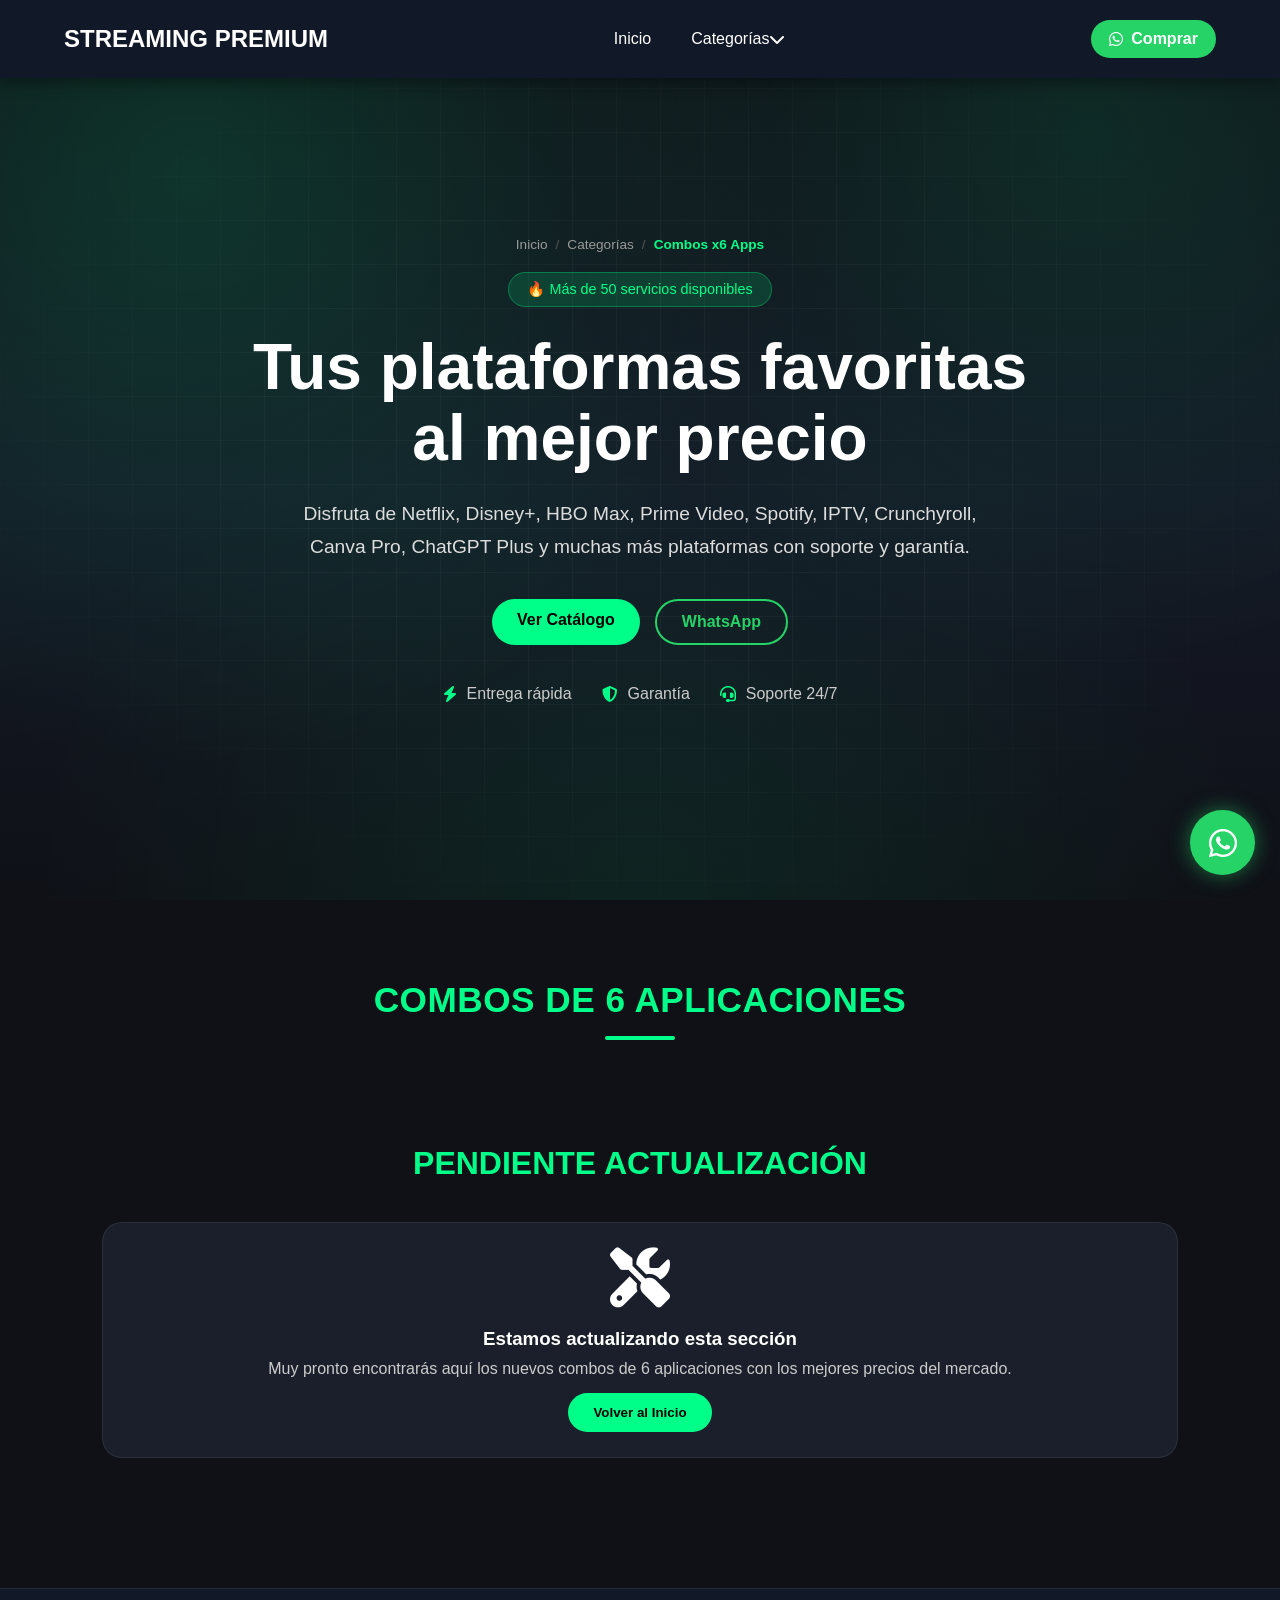
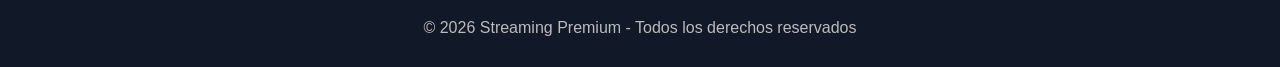
<file: combos-x6.html>
<!doctype html>
<html lang="es">
  <head>
    <meta charset="UTF-8" />
    <meta name="viewport" content="width=device-width, initial-scale=1.0" />
    <meta
      name="description"
      content="Combos de 6 plataformas de streaming premium. Próximamente disponibles con los mejores precios del mercado."
    />
    <title>Combos x6 Apps | Streaming Premium</title>

    <link rel="stylesheet" href="style.css" />

    <link
      href="https://cdnjs.cloudflare.com/ajax/libs/font-awesome/6.5.1/css/all.min.css"
      rel="stylesheet"
    />

    <link rel="icon" href="multimedia/favicon.svg" type="image/svg+xml" />
  </head>
  <body>
    <!-- HEADER -->

    <header>
      <div class="logo">
        <a href="index.html"> STREAMING PREMIUM </a>
      </div>

      <!-- BOTÓN MENÚ MÓVIL -->

      <div class="menu-toggle" id="menu-toggle">
        <i class="fa-solid fa-bars" aria-hidden="true"></i>
      </div>

      <!-- MENÚ -->

      <nav id="nav-menu">
        <ul>
          <li>
            <a href="index.html"> Inicio </a>
          </li>

          <li class="dropdown">
            <div class="dropdown-header">
              <span>Categorías</span>

              <i
                class="fa-solid fa-chevron-down dropdown-toggle"
                aria-hidden="true"
              ></i>
            </div>

            <ul class="submenu">
              <li>
                <a href="pantalla-individual.html"> Pantalla Individual </a>
              </li>

              <li>
                <a href="cuenta-completa.html"> Cuenta Completa </a>
              </li>

              <li>
                <a href="combos-x2.html"> Combos x2 </a>
              </li>

              <li>
                <a href="combos-x3-netflix.html"> Combos x3 con Netflix </a>
              </li>

              <li>
                <a href="combos-x3.html"> Combos x3 sin Netflix </a>
              </li>

              <li>
                <a href="combos-x4-netflix.html"> Combos x4 con Netflix </a>
              </li>

              <li>
                <a href="combos-x4.html"> Combos x4 sin Netflix </a>
              </li>

              <li>
                <a href="combos-x5.html"> Combos x5 </a>
              </li>

              <li>
                <a href="combos-x6.html"> Combos x6 </a>
              </li>
            </ul>
          </li>
        </ul>
      </nav>

      <a
        href="https://wa.me/573224717356"
        class="header-whatsapp"
        target="_blank"
      >
        <i class="fab fa-whatsapp" aria-hidden="true"></i>
        Comprar
      </a>
    </header>

    <!-- HERO -->

    <section class="hero">
      <div class="hero-content">
        <span class="hero-badge"> 🔥 Más de 50 servicios disponibles </span>

        <h1>
          Tus plataformas favoritas<br />
          al mejor precio
        </h1>

        <p>
          Disfruta de Netflix, Disney+, HBO Max, Prime Video, Spotify, IPTV,
          Crunchyroll, Canva Pro, ChatGPT Plus y muchas más plataformas con
          soporte y garantía.
        </p>

        <div class="hero-buttons">
          <a href="#catalogo" class="btn"> Ver Catálogo </a>

          <a
            href="https://wa.me/573224717356"
            class="btn-whatsapp"
            target="_blank"
          >
            WhatsApp
          </a>
        </div>

        <div class="hero-info">
          <div>
            <i aria-hidden="true" class="fa-solid fa-bolt"></i>
            Entrega rápida
          </div>

          <div>
            <i aria-hidden="true" class="fa-solid fa-shield-halved"></i>
            Garantía
          </div>

          <div>
            <i aria-hidden="true" class="fa-solid fa-headset"></i>
            Soporte 24/7
          </div>
        </div>
      </div>
    </section>

    <!-- CONTENIDO -->

    <!-- COMBOS DE 6 APLICACIONES -->

    <section class="planes" id="catalogo">
      <h1>COMBOS DE 6 APLICACIONES</h1>
    </section>

    <section class="planes">
      <h2>PENDIENTE ACTUALIZACIÓN</h2>

      <div class="cards">
        <div class="card">
          <i
            class="fas fa-tools"
            style="font-size: 60px; margin-bottom: 20px"
          ></i>

          <h3>Estamos actualizando esta sección</h3>

          <p>
            Muy pronto encontrarás aquí los nuevos combos de 6 aplicaciones con
            los mejores precios del mercado.
          </p>

          <button onclick="window.location.href = 'index.html'">
            Volver al Inicio
          </button>
        </div>
      </div>
    </section>

    <!-- FOOTER -->

    <footer>
      <p>© 2026 Streaming Premium - Todos los derechos reservados</p>
    </footer>

    <!-- BOTÓN WHATSAPP -->

    <a href="https://wa.me/573224717356" class="whatsapp" target="_blank">
      <i aria-hidden="true" class="fab fa-whatsapp"></i>
    </a>

    <script src="script.js"></script>
  </body>
</html>
</file>
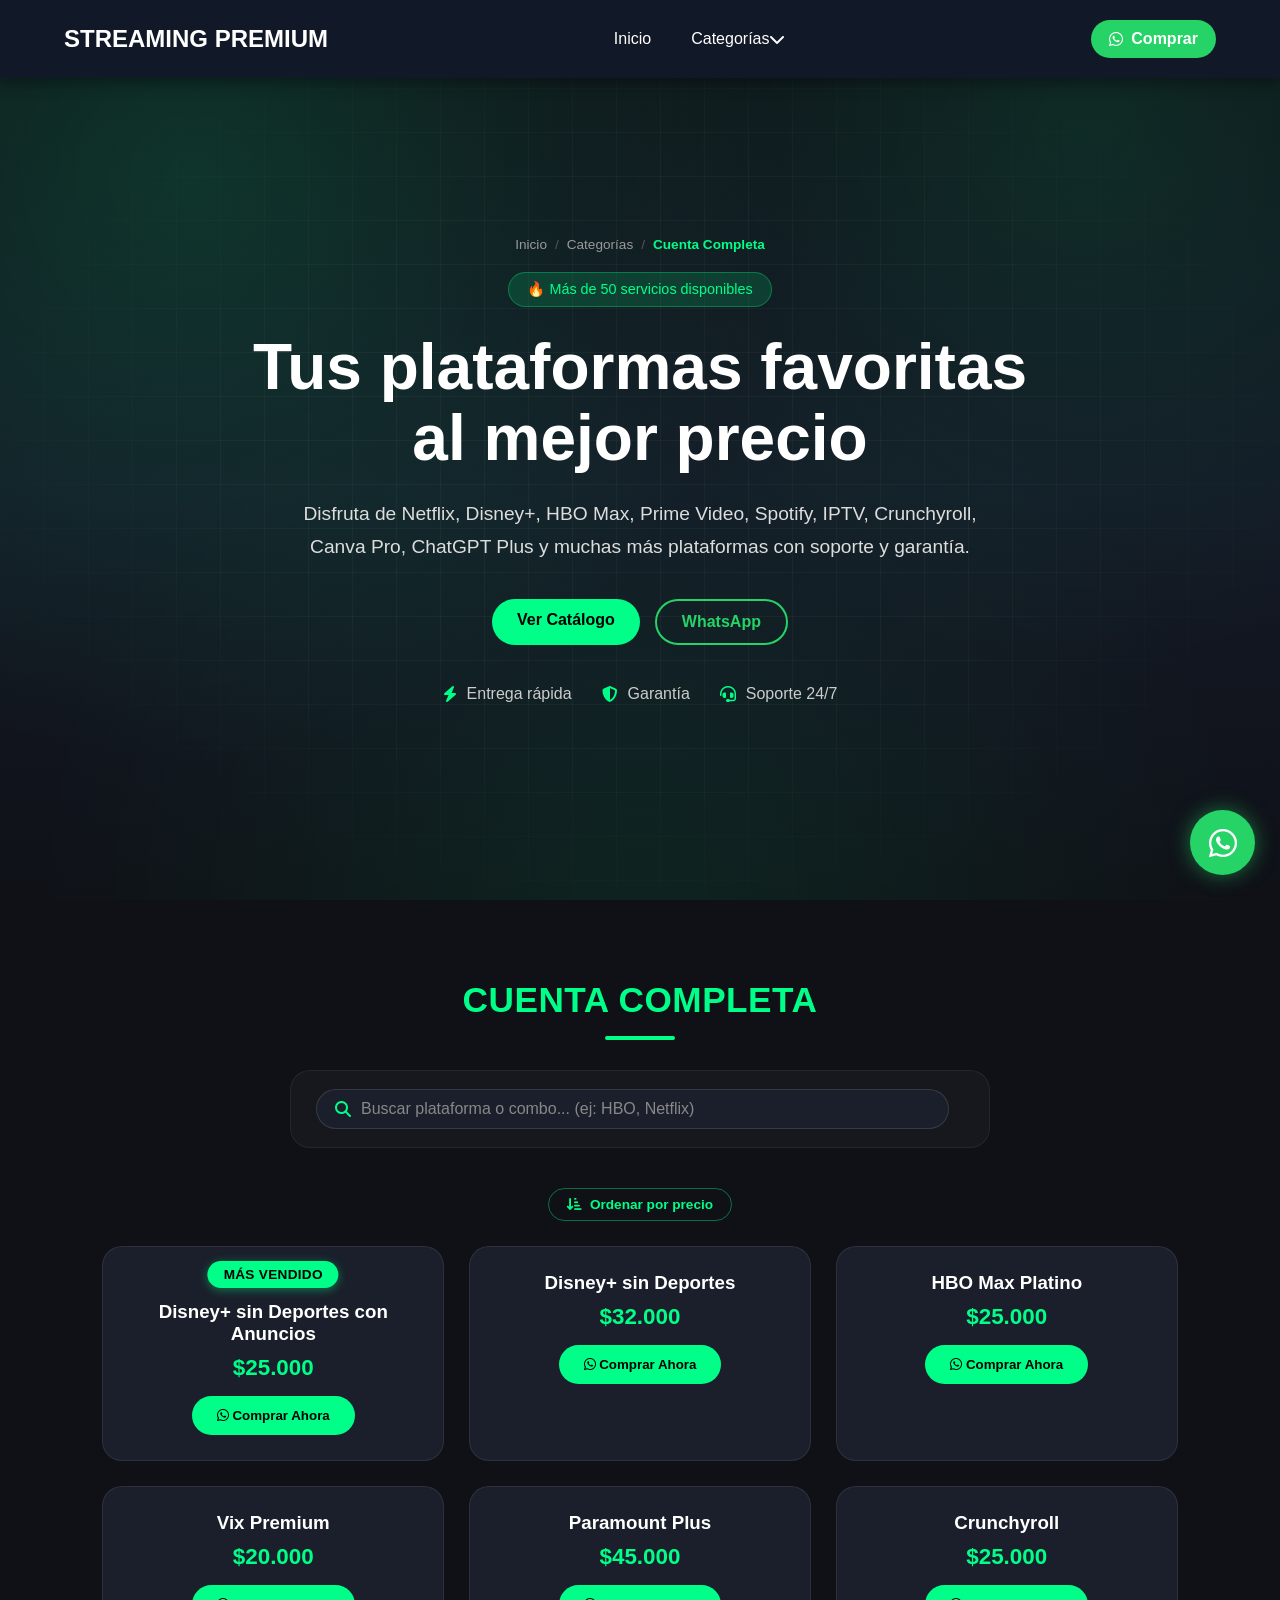
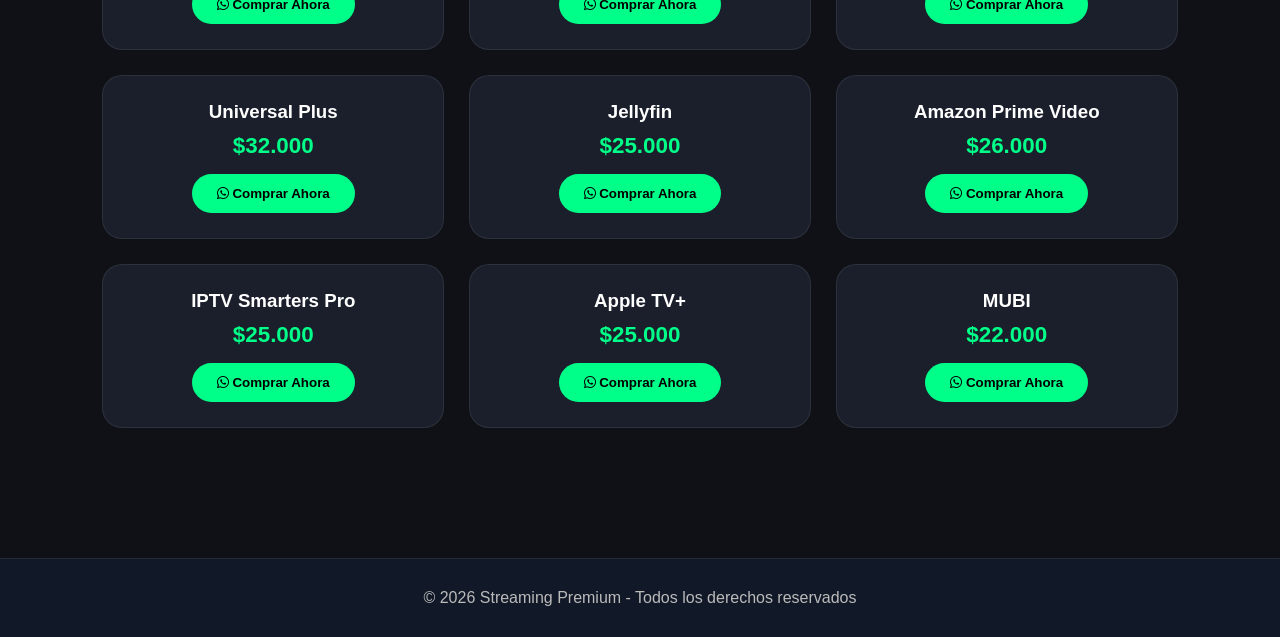
<file: cuenta-completa.html>
<!doctype html>
<html lang="es">
  <head>
    <meta charset="UTF-8" />
    <meta name="viewport" content="width=device-width, initial-scale=1.0" />
    <meta
      name="description"
      content="Cuentas completas de Disney+, HBO Max, Prime Video, Paramount+, Crunchyroll y más, con soporte y garantía incluida."
    />
    <title>Cuenta Completa | Streaming Premium</title>

    <link rel="stylesheet" href="style.css" />

    <link
      href="https://cdnjs.cloudflare.com/ajax/libs/font-awesome/6.5.1/css/all.min.css"
      rel="stylesheet"
    />

    <link rel="icon" href="multimedia/favicon.svg" type="image/svg+xml" />
  </head>
  <body>
    <!-- HEADER -->

    <header>
      <div class="logo">
        <a href="index.html"> STREAMING PREMIUM </a>
      </div>

      <!-- BOTÓN MENÚ MÓVIL -->

      <div class="menu-toggle" id="menu-toggle">
        <i class="fa-solid fa-bars" aria-hidden="true"></i>
      </div>

      <!-- MENÚ -->

      <nav id="nav-menu">
        <ul>
          <li>
            <a href="index.html"> Inicio </a>
          </li>

          <li class="dropdown">
            <div class="dropdown-header">
              <span>Categorías</span>

              <i
                class="fa-solid fa-chevron-down dropdown-toggle"
                aria-hidden="true"
              ></i>
            </div>

            <ul class="submenu">
              <li>
                <a href="pantalla-individual.html"> Pantalla Individual </a>
              </li>

              <li>
                <a href="cuenta-completa.html"> Cuenta Completa </a>
              </li>

              <li>
                <a href="combos-x2.html"> Combos x2 </a>
              </li>

              <li>
                <a href="combos-x3-netflix.html"> Combos x3 con Netflix </a>
              </li>

              <li>
                <a href="combos-x3.html"> Combos x3 sin Netflix </a>
              </li>

              <li>
                <a href="combos-x4-netflix.html"> Combos x4 con Netflix </a>
              </li>

              <li>
                <a href="combos-x4.html"> Combos x4 sin Netflix </a>
              </li>

              <li>
                <a href="combos-x5.html"> Combos x5 </a>
              </li>

              <li>
                <a href="combos-x6.html"> Combos x6 </a>
              </li>
            </ul>
          </li>
        </ul>
      </nav>

      <a
        href="https://wa.me/573224717356"
        class="header-whatsapp"
        target="_blank"
      >
        <i class="fab fa-whatsapp" aria-hidden="true"></i>
        Comprar
      </a>
    </header>

    <!-- HERO -->

    <section class="hero">
      <div class="hero-content">
        <span class="hero-badge"> 🔥 Más de 50 servicios disponibles </span>

        <h1>
          Tus plataformas favoritas<br />
          al mejor precio
        </h1>

        <p>
          Disfruta de Netflix, Disney+, HBO Max, Prime Video, Spotify, IPTV,
          Crunchyroll, Canva Pro, ChatGPT Plus y muchas más plataformas con
          soporte y garantía.
        </p>

        <div class="hero-buttons">
          <a href="#catalogo" class="btn"> Ver Catálogo </a>

          <a
            href="https://wa.me/573224717356"
            class="btn-whatsapp"
            target="_blank"
          >
            WhatsApp
          </a>
        </div>

        <div class="hero-info">
          <div>
            <i aria-hidden="true" class="fa-solid fa-bolt"></i>
            Entrega rápida
          </div>

          <div>
            <i aria-hidden="true" class="fa-solid fa-shield-halved"></i>
            Garantía
          </div>

          <div>
            <i aria-hidden="true" class="fa-solid fa-headset"></i>
            Soporte 24/7
          </div>
        </div>
      </div>
    </section>

    <!-- PRODUCTOS -->

    <section class="planes" id="catalogo">
      <h1>CUENTA COMPLETA</h1>

      <div class="cards">
        <div class="card card-destacada">
          <span class="mas-vendido">Más vendido</span>
          <h3>Disney+ sin Deportes con Anuncios</h3>
          <span>$25.000</span>
          <button class="btn-comprar">
            <i aria-hidden="true" class="fab fa-whatsapp"></i>
            Comprar Ahora
          </button>
        </div>

        <div class="card">
          <h3>Disney+ sin Deportes</h3>
          <span>$32.000</span>
          <button class="btn-comprar">
            <i aria-hidden="true" class="fab fa-whatsapp"></i>
            Comprar Ahora
          </button>
        </div>

        <div class="card">
          <h3>HBO Max Platino</h3>
          <span>$25.000</span>
          <button class="btn-comprar">
            <i aria-hidden="true" class="fab fa-whatsapp"></i>
            Comprar Ahora
          </button>
        </div>

        <div class="card">
          <h3>Vix Premium</h3>
          <span>$20.000</span>
          <button class="btn-comprar">
            <i aria-hidden="true" class="fab fa-whatsapp"></i>
            Comprar Ahora
          </button>
        </div>

        <div class="card">
          <h3>Paramount Plus</h3>
          <span>$45.000</span>
          <button class="btn-comprar">
            <i aria-hidden="true" class="fab fa-whatsapp"></i>
            Comprar Ahora
          </button>
        </div>

        <div class="card">
          <h3>Crunchyroll</h3>
          <span>$25.000</span>
          <button class="btn-comprar">
            <i aria-hidden="true" class="fab fa-whatsapp"></i>
            Comprar Ahora
          </button>
        </div>

        <div class="card">
          <h3>Universal Plus</h3>
          <span>$32.000</span>
          <button class="btn-comprar">
            <i aria-hidden="true" class="fab fa-whatsapp"></i>
            Comprar Ahora
          </button>
        </div>

        <div class="card">
          <h3>Jellyfin</h3>
          <span>$25.000</span>
          <button class="btn-comprar">
            <i aria-hidden="true" class="fab fa-whatsapp"></i>
            Comprar Ahora
          </button>
        </div>

        <div class="card">
          <h3>Amazon Prime Video</h3>
          <span>$26.000</span>
          <button class="btn-comprar">
            <i aria-hidden="true" class="fab fa-whatsapp"></i>
            Comprar Ahora
          </button>
        </div>

        <div class="card">
          <h3>IPTV Smarters Pro</h3>
          <span>$25.000</span>
          <button class="btn-comprar">
            <i aria-hidden="true" class="fab fa-whatsapp"></i>
            Comprar Ahora
          </button>
        </div>

        <div class="card">
          <h3>Apple TV+</h3>
          <span>$25.000</span>
          <button class="btn-comprar">
            <i aria-hidden="true" class="fab fa-whatsapp"></i>
            Comprar Ahora
          </button>
        </div>

        <div class="card">
          <h3>MUBI</h3>
          <span>$22.000</span>
          <button class="btn-comprar">
            <i aria-hidden="true" class="fab fa-whatsapp"></i>
            Comprar Ahora
          </button>
        </div>
      </div>
    </section>

    <!-- FOOTER -->

    <footer>
      <p>© 2026 Streaming Premium - Todos los derechos reservados</p>
    </footer>

    <!-- BOTÓN WHATSAPP -->

    <a href="https://wa.me/573224717356" class="whatsapp" target="_blank">
      <i aria-hidden="true" class="fab fa-whatsapp"></i>
    </a>

    <script src="script.js"></script>
  </body>
</html>
</file>
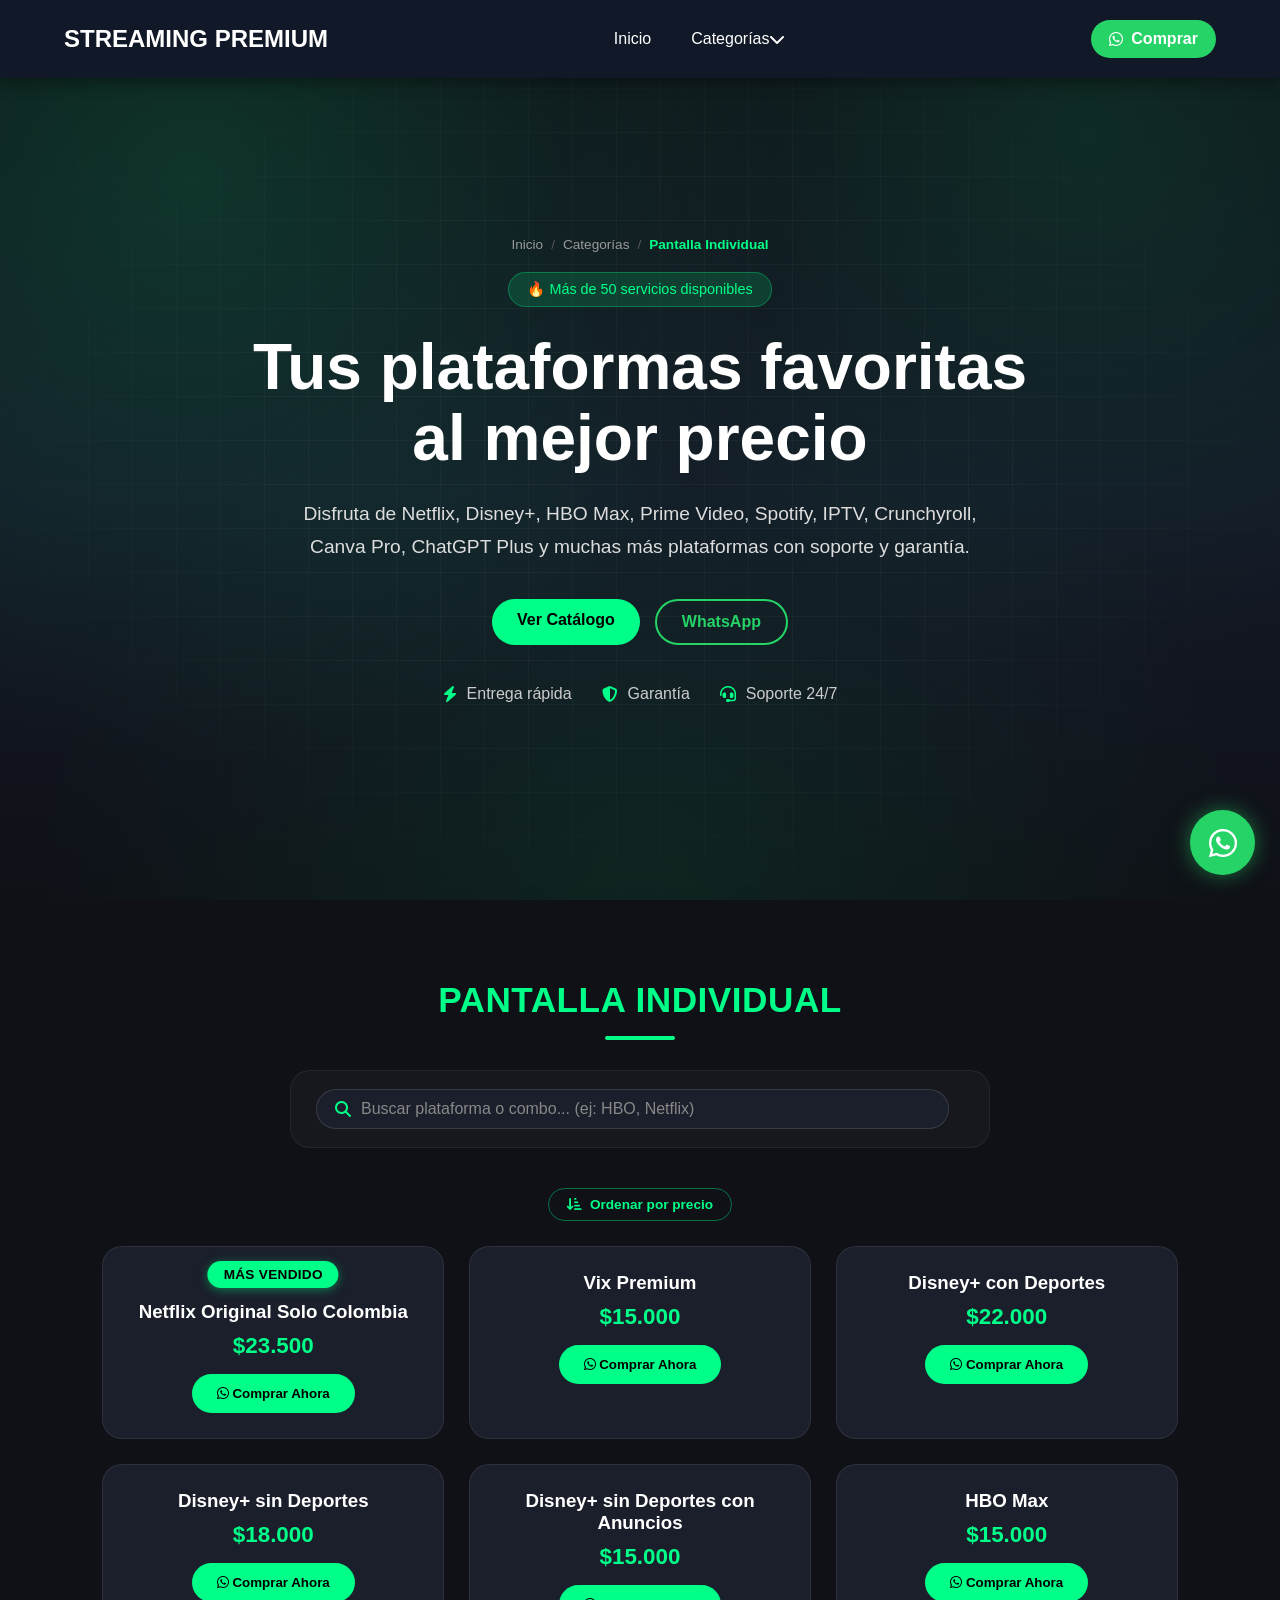
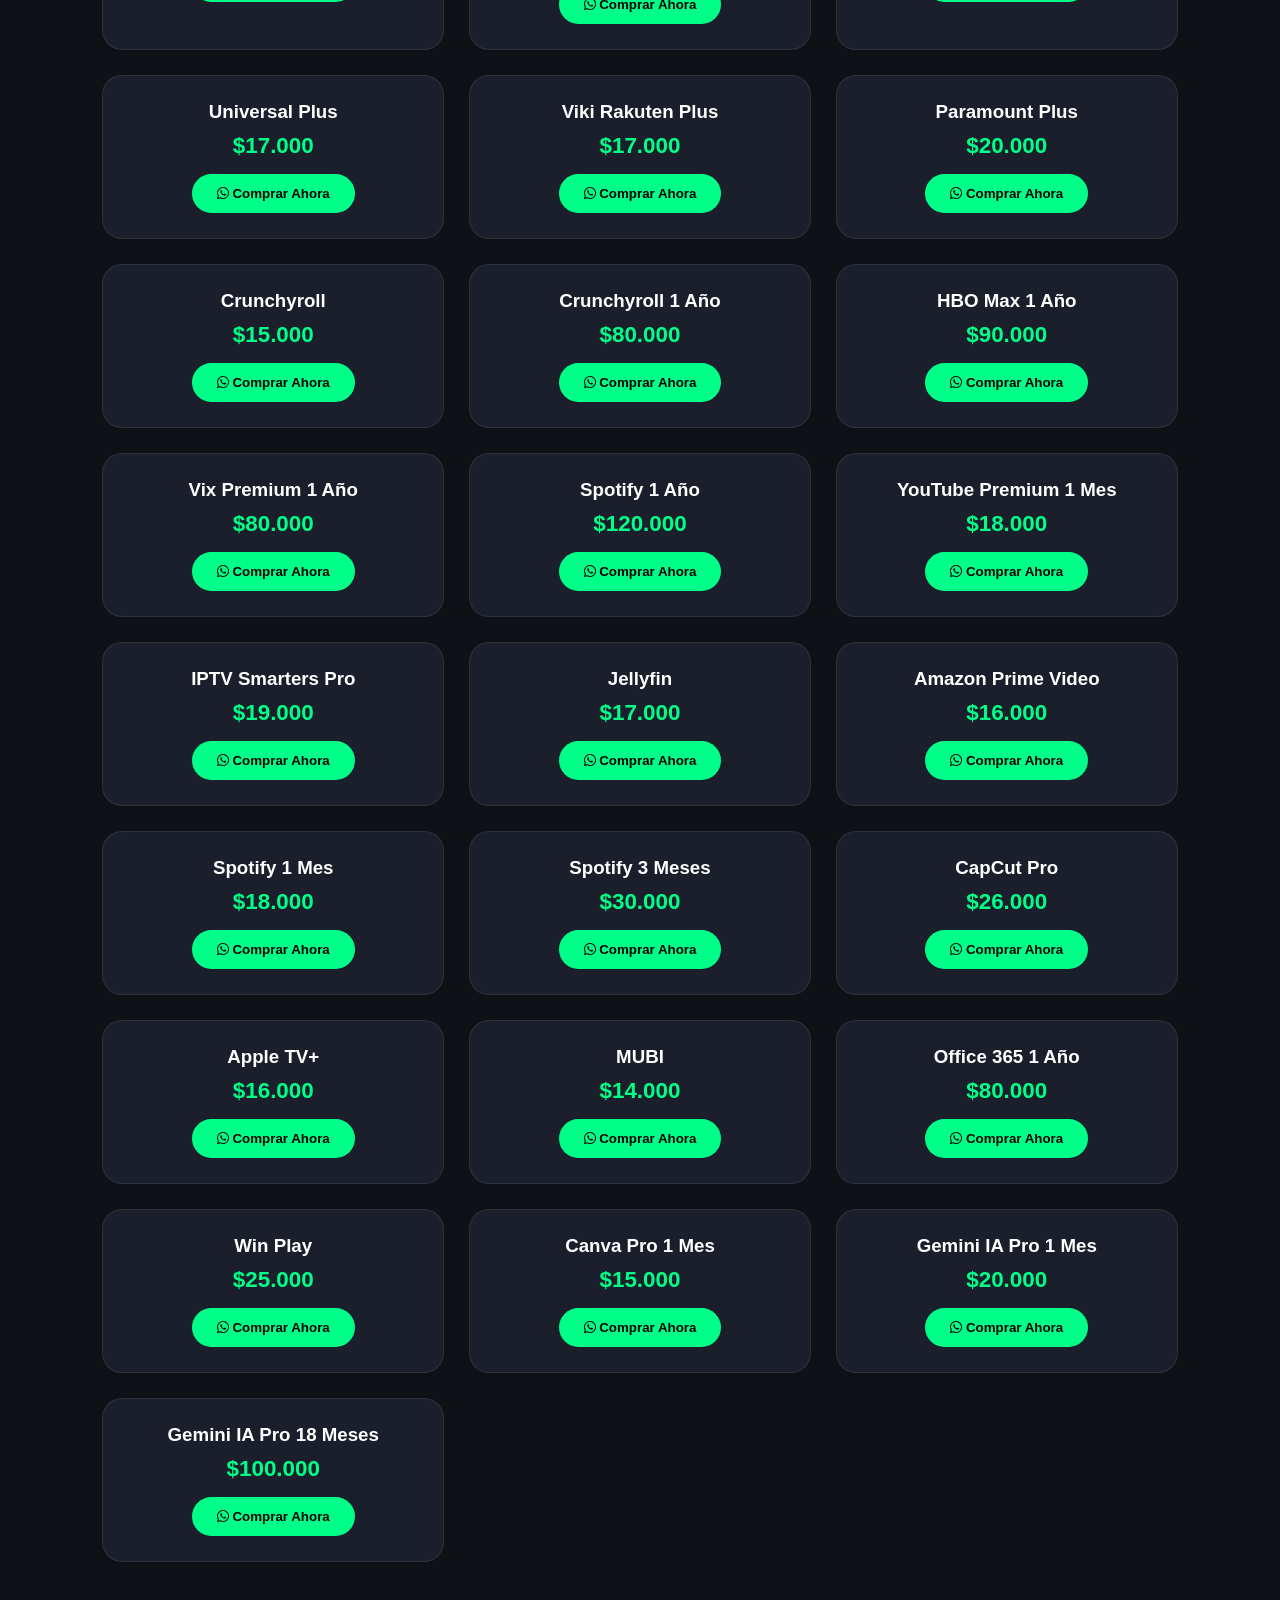
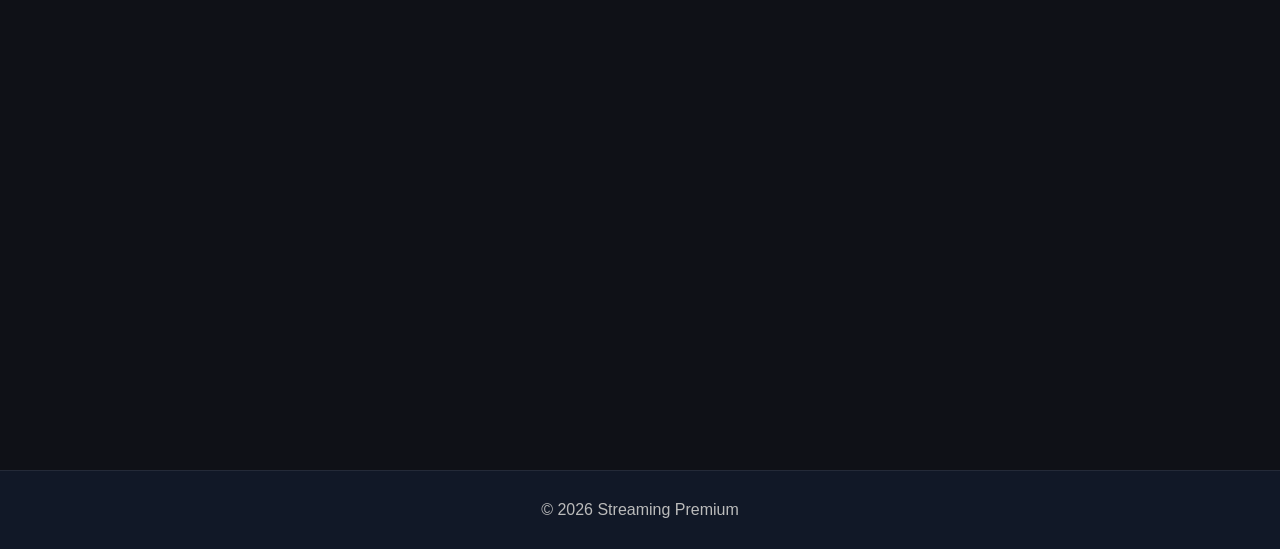
<file: pantalla-individual.html>
<!doctype html>
<html lang="es">
  <head>
    <meta charset="UTF-8" />
    <meta name="viewport" content="width=device-width, initial-scale=1.0" />
    <meta
      name="description"
      content="Pantallas individuales de Netflix, Disney+, HBO Max, Spotify, IPTV, ChatGPT Plus y más plataformas al mejor precio, con garantía y entrega inmediata."
    />
    <title>Pantalla Individual | Streaming Premium</title>

    <link rel="stylesheet" href="style.css" />

    <link
      href="https://cdnjs.cloudflare.com/ajax/libs/font-awesome/6.5.1/css/all.min.css"
      rel="stylesheet"
    />

    <link rel="icon" href="multimedia/favicon.svg" type="image/svg+xml" />
  </head>
  <body>
    <!-- HEADER -->

    <header>
      <div class="logo">
        <a href="index.html"> STREAMING PREMIUM </a>
      </div>

      <!-- BOTÓN MENÚ MÓVIL -->

      <div class="menu-toggle" id="menu-toggle">
        <i class="fa-solid fa-bars" aria-hidden="true"></i>
      </div>

      <!-- MENÚ -->

      <nav id="nav-menu">
        <ul>
          <li>
            <a href="index.html"> Inicio </a>
          </li>

          <li class="dropdown">
            <div class="dropdown-header">
              <span>Categorías</span>

              <i
                class="fa-solid fa-chevron-down dropdown-toggle"
                aria-hidden="true"
              ></i>
            </div>

            <ul class="submenu">
              <li>
                <a href="pantalla-individual.html"> Pantalla Individual </a>
              </li>

              <li>
                <a href="cuenta-completa.html"> Cuenta Completa </a>
              </li>

              <li>
                <a href="combos-x2.html"> Combos x2 </a>
              </li>

              <li>
                <a href="combos-x3-netflix.html"> Combos x3 con Netflix </a>
              </li>

              <li>
                <a href="combos-x3.html"> Combos x3 sin Netflix </a>
              </li>

              <li>
                <a href="combos-x4-netflix.html"> Combos x4 con Netflix </a>
              </li>

              <li>
                <a href="combos-x4.html"> Combos x4 sin Netflix </a>
              </li>

              <li>
                <a href="combos-x5.html"> Combos x5 </a>
              </li>

              <li>
                <a href="combos-x6.html"> Combos x6 </a>
              </li>
            </ul>
          </li>
        </ul>
      </nav>

      <a
        href="https://wa.me/573224717356"
        class="header-whatsapp"
        target="_blank"
      >
        <i class="fab fa-whatsapp" aria-hidden="true"></i>
        Comprar
      </a>
    </header>

    <!-- HERO -->

    <section class="hero">
      <div class="hero-content">
        <span class="hero-badge"> 🔥 Más de 50 servicios disponibles </span>

        <h1>
          Tus plataformas favoritas<br />
          al mejor precio
        </h1>

        <p>
          Disfruta de Netflix, Disney+, HBO Max, Prime Video, Spotify, IPTV,
          Crunchyroll, Canva Pro, ChatGPT Plus y muchas más plataformas con
          soporte y garantía.
        </p>

        <div class="hero-buttons">
          <a href="#catalogo" class="btn"> Ver Catálogo </a>

          <a
            href="https://wa.me/573224717356"
            class="btn-whatsapp"
            target="_blank"
          >
            WhatsApp
          </a>
        </div>

        <div class="hero-info">
          <div>
            <i aria-hidden="true" class="fa-solid fa-bolt"></i>
            Entrega rápida
          </div>

          <div>
            <i aria-hidden="true" class="fa-solid fa-shield-halved"></i>
            Garantía
          </div>

          <div>
            <i aria-hidden="true" class="fa-solid fa-headset"></i>
            Soporte 24/7
          </div>
        </div>
      </div>
    </section>

    <!-- PRODUCTOS -->

    <section class="planes" id="catalogo">
      <h1>PANTALLA INDIVIDUAL</h1>

      <div class="cards">
        <div class="card card-destacada">
          <span class="mas-vendido">Más vendido</span>
          <h3>Netflix Original Solo Colombia</h3>
          <span>$23.500</span>
          <button class="btn-comprar">
            <i aria-hidden="true" class="fab fa-whatsapp"></i>
            Comprar Ahora
          </button>
        </div>

        <div class="card">
          <h3>Vix Premium</h3>
          <span>$15.000</span>
          <button class="btn-comprar">
            <i aria-hidden="true" class="fab fa-whatsapp"></i>
            Comprar Ahora
          </button>
        </div>

        <div class="card">
          <h3>Disney+ con Deportes</h3>
          <span>$22.000</span>
          <button class="btn-comprar">
            <i aria-hidden="true" class="fab fa-whatsapp"></i>
            Comprar Ahora
          </button>
        </div>

        <div class="card">
          <h3>Disney+ sin Deportes</h3>
          <span>$18.000</span>
          <button class="btn-comprar">
            <i aria-hidden="true" class="fab fa-whatsapp"></i>
            Comprar Ahora
          </button>
        </div>

        <div class="card">
          <h3>Disney+ sin Deportes con Anuncios</h3>
          <span>$15.000</span>
          <button class="btn-comprar">
            <i aria-hidden="true" class="fab fa-whatsapp"></i>
            Comprar Ahora
          </button>
        </div>

        <div class="card">
          <h3>HBO Max</h3>
          <span>$15.000</span>
          <button class="btn-comprar">
            <i aria-hidden="true" class="fab fa-whatsapp"></i>
            Comprar Ahora
          </button>
        </div>

        <div class="card">
          <h3>Universal Plus</h3>
          <span>$17.000</span>
          <button class="btn-comprar">
            <i aria-hidden="true" class="fab fa-whatsapp"></i>
            Comprar Ahora
          </button>
        </div>

        <div class="card">
          <h3>Viki Rakuten Plus</h3>
          <span>$17.000</span>
          <button class="btn-comprar">
            <i aria-hidden="true" class="fab fa-whatsapp"></i>
            Comprar Ahora
          </button>
        </div>

        <div class="card">
          <h3>Paramount Plus</h3>
          <span>$20.000</span>
          <button class="btn-comprar">
            <i aria-hidden="true" class="fab fa-whatsapp"></i>
            Comprar Ahora
          </button>
        </div>

        <div class="card">
          <h3>Crunchyroll</h3>
          <span>$15.000</span>
          <button class="btn-comprar">
            <i aria-hidden="true" class="fab fa-whatsapp"></i>
            Comprar Ahora
          </button>
        </div>

        <div class="card">
          <h3>Crunchyroll 1 Año</h3>
          <span>$80.000</span>
          <button class="btn-comprar">
            <i aria-hidden="true" class="fab fa-whatsapp"></i>
            Comprar Ahora
          </button>
        </div>

        <div class="card">
          <h3>HBO Max 1 Año</h3>
          <span>$90.000</span>
          <button class="btn-comprar">
            <i aria-hidden="true" class="fab fa-whatsapp"></i>
            Comprar Ahora
          </button>
        </div>

        <div class="card">
          <h3>Vix Premium 1 Año</h3>
          <span>$80.000</span>
          <button class="btn-comprar">
            <i aria-hidden="true" class="fab fa-whatsapp"></i>
            Comprar Ahora
          </button>
        </div>

        <div class="card">
          <h3>Spotify 1 Año</h3>
          <span>$120.000</span>
          <button class="btn-comprar">
            <i aria-hidden="true" class="fab fa-whatsapp"></i>
            Comprar Ahora
          </button>
        </div>

        <div class="card">
          <h3>YouTube Premium 1 Mes</h3>
          <span>$18.000</span>
          <button class="btn-comprar">
            <i aria-hidden="true" class="fab fa-whatsapp"></i>
            Comprar Ahora
          </button>
        </div>

        <div class="card">
          <h3>IPTV Smarters Pro</h3>
          <span>$19.000</span>
          <button class="btn-comprar">
            <i aria-hidden="true" class="fab fa-whatsapp"></i>
            Comprar Ahora
          </button>
        </div>

        <div class="card">
          <h3>Jellyfin</h3>
          <span>$17.000</span>
          <button class="btn-comprar">
            <i aria-hidden="true" class="fab fa-whatsapp"></i>
            Comprar Ahora
          </button>
        </div>

        <div class="card">
          <h3>Amazon Prime Video</h3>
          <span>$16.000</span>
          <button class="btn-comprar">
            <i aria-hidden="true" class="fab fa-whatsapp"></i>
            Comprar Ahora
          </button>
        </div>

        <div class="card">
          <h3>Spotify 1 Mes</h3>
          <span>$18.000</span>
          <button class="btn-comprar">
            <i aria-hidden="true" class="fab fa-whatsapp"></i>
            Comprar Ahora
          </button>
        </div>

        <div class="card">
          <h3>Spotify 3 Meses</h3>
          <span>$30.000</span>
          <button class="btn-comprar">
            <i aria-hidden="true" class="fab fa-whatsapp"></i>
            Comprar Ahora
          </button>
        </div>

        <div class="card">
          <h3>CapCut Pro</h3>
          <span>$26.000</span>
          <button class="btn-comprar">
            <i aria-hidden="true" class="fab fa-whatsapp"></i>
            Comprar Ahora
          </button>
        </div>

        <div class="card">
          <h3>Apple TV+</h3>
          <span>$16.000</span>
          <button class="btn-comprar">
            <i aria-hidden="true" class="fab fa-whatsapp"></i>
            Comprar Ahora
          </button>
        </div>

        <div class="card">
          <h3>MUBI</h3>
          <span>$14.000</span>
          <button class="btn-comprar">
            <i aria-hidden="true" class="fab fa-whatsapp"></i>
            Comprar Ahora
          </button>
        </div>

        <div class="card">
          <h3>Office 365 1 Año</h3>
          <span>$80.000</span>
          <button class="btn-comprar">
            <i aria-hidden="true" class="fab fa-whatsapp"></i>
            Comprar Ahora
          </button>
        </div>

        <div class="card">
          <h3>Win Play</h3>
          <span>$25.000</span>
          <button class="btn-comprar">
            <i aria-hidden="true" class="fab fa-whatsapp"></i>
            Comprar Ahora
          </button>
        </div>

        <div class="card">
          <h3>Canva Pro 1 Mes</h3>
          <span>$15.000</span>
          <button class="btn-comprar">
            <i aria-hidden="true" class="fab fa-whatsapp"></i>
            Comprar Ahora
          </button>
        </div>

        <div class="card">
          <h3>Gemini IA Pro 1 Mes</h3>
          <span>$20.000</span>
          <button class="btn-comprar">
            <i aria-hidden="true" class="fab fa-whatsapp"></i>
            Comprar Ahora
          </button>
        </div>

        <div class="card">
          <h3>Gemini IA Pro 18 Meses</h3>
          <span>$100.000</span>
          <button class="btn-comprar">
            <i aria-hidden="true" class="fab fa-whatsapp"></i>
            Comprar Ahora
          </button>
        </div>

        <div class="card">
          <h3>ChatGPT Go</h3>
          <span>$25.000</span>
          <button class="btn-comprar">
            <i aria-hidden="true" class="fab fa-whatsapp"></i>
            Comprar Ahora
          </button>
        </div>

        <div class="card">
          <h3>ChatGPT Plus</h3>
          <span>$30.000</span>
          <button class="btn-comprar">
            <i aria-hidden="true" class="fab fa-whatsapp"></i>
            Comprar Ahora
          </button>
        </div>

        <div class="card">
          <h3>Deezer 1 Mes</h3>
          <span>$15.000</span>
          <button class="btn-comprar">
            <i aria-hidden="true" class="fab fa-whatsapp"></i>
            Comprar Ahora
          </button>
        </div>

        <div class="card">
          <h3>Deezer 3 Meses</h3>
          <span>$20.000</span>
          <button class="btn-comprar">
            <i aria-hidden="true" class="fab fa-whatsapp"></i>
            Comprar Ahora
          </button>
        </div>

        <div class="card">
          <h3>Canva Pro 6 Meses</h3>
          <span>$40.000</span>
          <button class="btn-comprar">
            <i aria-hidden="true" class="fab fa-whatsapp"></i>
            Comprar Ahora
          </button>
        </div>

        <div class="card">
          <h3>Canva Pro 1 Año</h3>
          <span>$70.000</span>
          <button class="btn-comprar">
            <i aria-hidden="true" class="fab fa-whatsapp"></i>
            Comprar Ahora
          </button>
        </div>
      </div>
    </section>

    <!-- FOOTER -->

    <footer>
      <p>© 2026 Streaming Premium</p>
    </footer>

    <!-- BOTÓN WHATSAPP -->

    <a href="https://wa.me/573224717356" class="whatsapp" target="_blank">
      <i aria-hidden="true" class="fab fa-whatsapp"></i>
    </a>

    <script src="script.js"></script>
  </body>
</html>
</file>
<file: style.css>
/* =========================
   RESET GENERAL
========================= */

* {
  margin: 0;
  padding: 0;
  box-sizing: border-box;
  font-family: "Segoe UI", Tahoma, Geneva, Verdana, sans-serif;
  scroll-behavior: smooth;
}

html {
  scroll-behavior: smooth;
}

body {
  background: #0f1117;
  color: #fff;
  overflow-x: hidden;
}

/* =========================
   HEADER
========================= */

header {
  position: fixed;
  top: 0;
  left: 0;
  width: 100%;
  background: #111827;
  display: flex;
  justify-content: space-between;
  align-items: center;
  padding: 15px 5%;
  z-index: 1000;
  box-shadow: 0 4px 15px rgba(0, 0, 0, 0.4);
}

.logo {
  font-size: 1.5rem;
  font-weight: bold;
  color: #00ff88;
  white-space: nowrap;
}

.logo a {
  text-decoration: none;
  color: white;
  font-weight: bold;
}

nav ul {
  list-style: none;
  display: flex;
  align-items: center;
  gap: 20px;
  flex-wrap: wrap;
}

nav ul li a {
  color: white;
  text-decoration: none;
  font-weight: 500;
  transition: 0.3s;
}

nav ul li a:hover {
  color: #00ff88;
}

/* =========================
   MENÚ DESPLEGABLE (escritorio)
========================= */

.dropdown {
  position: relative;
}

.dropdown-header {
  display: flex;
  justify-content: space-between;
  align-items: center;
  padding: 15px 20px;
  cursor: pointer;
  color: #fff;
}

.dropdown-toggle {
  cursor: pointer;
  transition: 0.3s;
}

.dropdown.open .dropdown-toggle {
  transform: rotate(180deg);
}

.submenu {
  position: absolute;
  top: 100%;
  left: 0;
  background: #1a1f2b;
  min-width: 260px;
  display: none;
  flex-direction: column;
  padding: 10px 0;
  border-radius: 12px;
  box-shadow: 0 10px 25px rgba(0, 0, 0, 0.4);
  z-index: 1000;
}

.submenu li {
  list-style: none;
  width: 100%;
}

.submenu a {
  display: block;
  padding: 12px 20px;
  color: white;
  text-decoration: none;
  transition: 0.3s;
}

.submenu a:hover {
  background: #00ff88;
  color: #000;
}

/* SOLO escritorio */
@media (min-width: 769px) {
  .dropdown:hover .submenu {
    display: flex;
  }
}

/* Flecha giratoria */
.dropdown > a .fa-chevron-down {
  transition: transform 0.3s;
}

.dropdown.open > a .fa-chevron-down {
  transform: rotate(180deg);
}

/* BOTÓN WHATSAPP HEADER */

.header-whatsapp {
  background: #25d366;
  color: white;
  text-decoration: none;
  padding: 10px 18px;
  border-radius: 30px;
  font-weight: bold;
  display: flex;
  align-items: center;
  gap: 8px;
  transition: 0.3s;
}

.header-whatsapp:hover {
  transform: translateY(-2px);
  background: #1ebe5d;
}

/* =========================
   MENÚ HAMBURGUESA (botón)
========================= */

.menu-toggle {
  display: none;
  font-size: 1.8rem;
  cursor: pointer;
  color: white;
}

/* =========================
   HERO PRINCIPAL
========================= */

.hero {
  position: relative;
  min-height: 100vh;
  display: flex;
  justify-content: center;
  align-items: center;
  text-align: center;
  padding: 90px 20px 50px;
  overflow: hidden;

  background:
    radial-gradient(circle at 15% 20%, rgba(0, 255, 136, 0.14), transparent 45%),
    radial-gradient(circle at 85% 15%, rgba(0, 255, 136, 0.1), transparent 40%),
    radial-gradient(circle at 50% 100%, rgba(0, 255, 136, 0.08), transparent 55%),
    linear-gradient(180deg, #0f1117 0%, #141926 55%, #0f1117 100%);
}

.hero::before {
  content: "";
  position: absolute;
  inset: 0;
  background-image:
    linear-gradient(rgba(255, 255, 255, 0.035) 1px, transparent 1px),
    linear-gradient(90deg, rgba(255, 255, 255, 0.035) 1px, transparent 1px);
  background-size: 44px 44px;
  mask-image: radial-gradient(ellipse at center, #000 40%, transparent 80%);
  pointer-events: none;
}

.hero-content {
  position: relative;
  z-index: 1;
  max-width: 800px;
}

.breadcrumb {
  display: flex;
  justify-content: center;
  align-items: center;
  gap: 8px;
  flex-wrap: wrap;
  margin-bottom: 20px;
  font-size: 0.85rem;
  color: #999;
}

.breadcrumb a {
  color: #999;
  text-decoration: none;
  transition: 0.3s;
}

.breadcrumb a:hover {
  color: #00ff88;
}

.breadcrumb span {
  color: #555;
}

.breadcrumb-actual {
  color: #00ff88 !important;
  font-weight: 600;
}

.hero-badge {
  display: inline-block;
  background: rgba(0, 255, 136, 0.15);
  color: #00ff88;
  padding: 8px 18px;
  border-radius: 30px;
  margin-bottom: 25px;
  font-size: 0.9rem;
  border: 1px solid rgba(0, 255, 136, 0.3);
}

.hero h1 {
  font-size: 4rem;
  line-height: 1.1;
  margin-bottom: 25px;
}

.hero p {
  max-width: 700px;
  margin: 0 auto 35px;
  font-size: 1.2rem;
  color: #ddd;
  line-height: 1.7;
}

.hero-buttons {
  display: flex;
  justify-content: center;
  gap: 15px;
  flex-wrap: wrap;
  margin-bottom: 40px;
}

.btn-whatsapp {
  background: transparent;
  border: 2px solid #25d366;
  color: #25d366;
  padding: 12px 25px;
  border-radius: 30px;
  text-decoration: none;
  font-weight: bold;
  transition: 0.3s;
}

.btn-whatsapp:hover {
  background: #25d366;
  color: #fff;
  box-shadow: 0 0 20px rgba(37, 211, 102, 0.6);
}

.hero-info {
  display: flex;
  justify-content: center;
  gap: 30px;
  flex-wrap: wrap;
}

.hero-info div {
  display: flex;
  align-items: center;
  gap: 10px;
  color: #ccc;
}

.hero-info i {
  color: #00ff88;
}

/* =========================
   HERO SECUNDARIO
========================= */

.hero-secundario {
  min-height: 40vh;
  display: flex;
  justify-content: center;
  align-items: center;
  text-align: center;
  padding-top: 120px;

  background:
    linear-gradient(rgba(0, 0, 0, 0.8), rgba(0, 0, 0, 0.8)),
    url("https://images.unsplash.com/photo-1574375927938-d5a98e8ffe85");

  background-size: cover;
  background-position: center;
}

.hero-secundario h1 {
  font-size: 2.8rem;
  margin-bottom: 15px;
}

.hero-secundario p {
  color: #ddd;
}

/* =========================
   BOTONES
========================= */

.btn,
button {
  background: #00ff88;
  color: #000;
  border: none;
  padding: 12px 25px;
  border-radius: 30px;
  cursor: pointer;
  font-weight: bold;
  transition: 0.3s;
  text-decoration: none;
  display: inline-block;
}

.btn:hover,
button:hover {
  background: #00d974;
  transform: translateY(-3px);
  box-shadow: 0 0 20px rgba(0, 255, 136, 0.5);
}

/* =========================
   SECCIONES
========================= */

section {
  padding: 80px 8%;
}

section h2 {
  text-align: center;
  margin-bottom: 40px;
  font-size: 2rem;
  color: #00ff88;
}

/* Título principal de página (antes h2, ahora h1 para SEO/orientación) */
section.planes h1,
section.categorias h1 {
  position: relative;
  text-align: center;
  margin-bottom: 25px;
  padding-bottom: 20px;
  font-size: 2.2rem;
  color: #00ff88;
  letter-spacing: 0.5px;
  font-weight: 800;
}

section.planes h1::after,
section.categorias h1::after {
  content: "";
  position: absolute;
  bottom: 0;
  left: 50%;
  transform: translateX(-50%);
  width: 70px;
  height: 4px;
  border-radius: 4px;
  background: #00ff88;
}

/* Secciones "banner" que solo contienen el título (sin tarjetas) */
section.planes:has(> h1:only-child) {
  padding-bottom: 0;
}

/* =========================
   CATEGORÍAS
========================= */

.categorias-subtitulo {
  max-width: 700px;
  margin: 0 auto 40px;
  text-align: center;
  color: #ccc;
  line-height: 1.6;
}

#catalogo {
  scroll-margin-top: 100px;
}

.grupo-titulo {
  color: #00ff88;
  margin: 50px 0 25px;
  text-align: center;
  font-size: 1.4rem;
}

.categoria-badge {
  display: inline-block;
  padding: 5px 12px;
  border-radius: 20px;
  background: #00ff88;
  color: #000;
  font-size: 0.8rem;
  font-weight: bold;
  margin-bottom: 15px;
}

.btn-card {
  display: inline-block;
  margin-top: 15px;
  padding: 10px 20px;
  background: #00ff88;
  color: #000;
  text-decoration: none;
  border-radius: 30px;
  font-weight: bold;
}

.card-destacada {
  position: relative;
  border: 2px solid #00ff88;
}

/* Reserva espacio arriba para que la insignia no tape el título,
   sin importar si el nombre del producto ocupa 1 o 2 líneas */
.card.card-destacada {
  padding-top: 54px;
}

.card .mas-vendido {
  position: absolute;
  top: 14px;
  left: 50%;
  transform: translateX(-50%);
  background: #00ff88;
  color: #000;
  padding: 6px 16px;
  border-radius: 20px;
  font-size: 0.85rem;
  font-weight: 800;
  letter-spacing: 0.3px;
  white-space: nowrap;
  text-transform: uppercase;
  box-shadow: 0 2px 10px rgba(0, 255, 136, 0.4);
}

/* =========================
   CARDS
========================= */

.cards {
  display: grid;
  grid-template-columns: repeat(auto-fit, minmax(260px, 1fr));
  gap: 25px;
}

.card {
  background: #1a1f2b;
  border-radius: 20px;
  padding: 25px;
  text-align: center;
  transition: 0.3s;
  border: 1px solid rgba(255, 255, 255, 0.08);
}

.card:hover {
  transform: translateY(-8px);
  box-shadow: 0 10px 25px rgba(0, 255, 136, 0.15);
}

.card img {
  width: 100px;
  height: 100px;
  object-fit: contain;
  margin-bottom: 15px;
}

.card h3 {
  margin-bottom: 10px;
  color: #fff;
}

.card p {
  color: #ccc;
  margin-bottom: 15px;
}

.card span {
  display: block;
  font-size: 1.4rem;
  color: #00ff88;
  font-weight: bold;
  margin-bottom: 15px;
}

/* =========================
   ESTADÍSTICAS
========================= */

.stats {
  display: flex;
  justify-content: center;
  gap: 50px;
  flex-wrap: wrap;
  text-align: center;
}

.stat {
  background: #1a1f2b;
  padding: 30px;
  border-radius: 15px;
  min-width: 180px;
}

.stat h3 {
  color: #00ff88;
  font-size: 2rem;
  margin-bottom: 10px;
}

/* =========================
   TESTIMONIOS
========================= */

.testimonios {
  text-align: center;
}

.testimonios h2 {
  font-size: 2.2rem;
  margin-bottom: 15px;
}

.testimonios-subtitulo {
  max-width: 700px;
  margin: 0 auto 50px;
  color: #bdbdbd;
}

.reviews {
  display: grid;
  grid-template-columns: repeat(auto-fit, minmax(250px, 1fr));
  gap: 25px;
  text-align: left;
}

.review {
  background: #1a1f2b;
  padding: 25px;
  border-radius: 15px;
  border: 1px solid rgba(255, 255, 255, 0.08);
  transition: 0.3s;
}

.review:hover {
  transform: translateY(-6px);
  border-color: rgba(0, 255, 136, 0.4);
}

.review-stars {
  color: #ffc107;
  font-size: 0.9rem;
  letter-spacing: 2px;
}

.review p {
  margin-top: 12px;
  color: #ddd;
  line-height: 1.6;
}

.review-autor {
  display: block;
  margin-top: 15px;
  color: #00ff88;
  font-weight: 600;
  font-size: 0.9rem;
}

/* =========================
   BENEFICIOS
========================= */

.beneficios {
  padding: 80px 20px;
  text-align: center;
}

.beneficios h2 {
  font-size: 2.2rem;
  margin-bottom: 15px;
}

.beneficios-subtitulo {
  max-width: 700px;
  margin: 0 auto 50px;
  color: #bdbdbd;
  font-size: 1rem;
}

.beneficios-grid {
  display: grid;
  grid-template-columns: repeat(auto-fit, minmax(250px, 1fr));
  gap: 25px;
  max-width: 1200px;
  margin: auto;
}

.beneficio {
  background: #1b1b1b;
  padding: 30px;
  border-radius: 15px;
  transition: 0.3s;
  border: 1px solid rgba(255, 255, 255, 0.08);
}

.beneficio:hover {
  transform: translateY(-8px);
  border-color: #25d366;
}

.beneficio i {
  font-size: 2.5rem;
  color: #25d366;
  margin-bottom: 15px;
}

.beneficio h3 {
  margin-bottom: 10px;
}

.beneficio p {
  color: #bdbdbd;
  line-height: 1.6;
}

/* =========================
   FOOTER
========================= */

footer {
  background: #111827;
  text-align: center;
  padding: 30px;
  margin-top: 50px;
  border-top: 1px solid rgba(255, 255, 255, 0.08);
}

footer p {
  color: #bbb;
}

/* =========================
   WHATSAPP FLOTANTE
========================= */

.whatsapp {
  position: fixed;
  right: 25px;
  bottom: 25px;
  width: 65px;
  height: 65px;
  border-radius: 50%;
  background: #25d366;
  color: white;
  display: flex;
  justify-content: center;
  align-items: center;
  font-size: 32px;
  text-decoration: none;
  box-shadow: 0 0 20px rgba(37, 211, 102, 0.5);
  z-index: 999;
  transition: 0.3s;
  animation: pulso-whatsapp 2.5s infinite;
}

@keyframes pulso-whatsapp {
  0% {
    box-shadow: 0 0 0 0 rgba(37, 211, 102, 0.6);
  }
  70% {
    box-shadow: 0 0 0 14px rgba(37, 211, 102, 0);
  }
  100% {
    box-shadow: 0 0 0 0 rgba(37, 211, 102, 0);
  }
}

.whatsapp:hover {
  transform: scale(1.1);
  animation-play-state: paused;
}

/* =========================
   SCROLLBAR
========================= */

::-webkit-scrollbar {
  width: 10px;
}

::-webkit-scrollbar-track {
  background: #111;
}

::-webkit-scrollbar-thumb {
  background: #00ff88;
  border-radius: 10px;
}

/* =========================
   RESPONSIVE TABLET
========================= */

@media (max-width: 992px) {
  header {
    flex-direction: column;
    gap: 15px;
    padding: 15px 5%;
  }

  nav ul {
    justify-content: center;
    gap: 15px;
  }

  .hero {
    padding: 180px 20px 80px;
  }

  .hero h1 {
    font-size: 3rem;
  }

  .hero-secundario h1 {
    font-size: 2.2rem;
  }

  .beneficios-grid {
    grid-template-columns: repeat(2, 1fr);
  }
}

/* =========================
   RESPONSIVE CELULAR
   (header, menú hamburguesa y submenú táctil)
========================= */

@media (max-width: 768px) {
  header {
    flex-direction: row;
    justify-content: space-between;
    align-items: center;
    padding: 15px 5%;
  }

  .logo {
    font-size: 1.3rem;
  }

  .menu-toggle {
    display: block;
    font-size: 1.8rem;
    cursor: pointer;
    z-index: 1002;
  }

  .header-whatsapp {
    display: none;
  }

  /* MENÚ PRINCIPAL */

  nav {
    display: none;
    position: absolute;
    top: 100%;
    left: 0;
    width: 100%;
    background: #111827;
    box-shadow: 0 10px 20px rgba(0, 0, 0, 0.3);
    z-index: 1001;
  }

  nav.active {
    display: block;
  }

  nav ul {
    display: flex;
    flex-direction: column;
    width: 100%;
    gap: 0;
  }

  nav ul li {
    width: 100%;
  }

  nav ul li a {
    display: block;
    width: 100%;
    padding: 15px 20px;
    border-top: 1px solid rgba(255, 255, 255, 0.08);
  }

  /* SUBMENÚ */

  .submenu {
    display: none;
    position: static;
    background: #1a1f2b;
    width: 100%;
    min-width: 100%;
    box-shadow: none;
    border-radius: 0;
    padding: 0;
  }

  .submenu.open {
    display: flex;
    flex-direction: column;
  }

  .submenu a {
    padding: 12px 35px;
    font-size: 0.95rem;
    border-top: 1px solid rgba(255, 255, 255, 0.05);
  }

  .hero {
    min-height: auto;
    padding: 220px 20px 80px;
  }

  .hero h1 {
    font-size: 2.3rem;
  }

  .hero p {
    font-size: 1rem;
  }

  .hero-buttons {
    flex-direction: column;
    align-items: center;
  }

  .hero-buttons a {
    width: 100%;
    max-width: 300px;
  }

  .hero-info {
    flex-direction: column;
    gap: 15px;
  }

  section {
    padding: 60px 5%;
  }

  .cards {
    grid-template-columns: 1fr;
  }

  .beneficios-grid {
    grid-template-columns: 1fr;
  }

  .reviews {
    grid-template-columns: 1fr;
  }

  .stats {
    flex-direction: column;
    align-items: center;
  }
}

/* =========================
   RESPONSIVE CELULAR PEQUEÑO
========================= */

@media (max-width: 480px) {
  .logo {
    font-size: 1.1rem;
  }

  .hero {
    padding: 250px 15px 60px;
  }

  .hero h1 {
    font-size: 1.8rem;
  }

  .hero p {
    font-size: 0.95rem;
  }

  .hero-secundario h1 {
    font-size: 1.5rem;
  }

  .hero-secundario p {
    font-size: 0.9rem;
  }

  section h2 {
    font-size: 1.7rem;
  }

  section.planes h1,
  section.categorias h1 {
    font-size: 1.7rem;
  }

  .beneficio {
    padding: 20px;
  }

  .whatsapp {
    width: 55px;
    height: 55px;
    right: 15px;
    bottom: 15px;
    font-size: 28px;
  }
}

/* =========================
   MEJORAS UX — MENÚ ACTIVO (clase en vez de inline)
========================= */

.nav-activo {
  color: #00ff88 !important;
  font-weight: bold;
}

/* =========================
   MEJORAS UX — INSIGNIA "PRÓXIMAMENTE" (Combos x6)
========================= */

.badge-proximamente {
  display: inline-block;
  margin-left: 8px;
  padding: 2px 8px;
  font-size: 0.65rem;
  font-weight: 700;
  letter-spacing: 0.5px;
  text-transform: uppercase;
  color: #0f1117;
  background: #ffc107;
  border-radius: 20px;
  vertical-align: middle;
}

/* =========================
   MEJORAS UX — BARRA DE BÚSQUEDA DEL CATÁLOGO
========================= */

.catalogo-toolbar {
  display: flex;
  flex-wrap: wrap;
  align-items: center;
  justify-content: center;
  gap: 15px;
  max-width: 700px;
  margin: 30px auto 40px;
  padding: 18px 25px;
  background: rgba(255, 255, 255, 0.03);
  border: 1px solid rgba(255, 255, 255, 0.06);
  border-radius: 20px;
}

.catalogo-buscador {
  display: flex;
  align-items: center;
  gap: 10px;
  flex: 1;
  min-width: 240px;
  background: #1a1f2b;
  border: 1px solid rgba(255, 255, 255, 0.12);
  border-radius: 30px;
  padding: 10px 18px;
  transition: 0.3s;
}

.catalogo-buscador:focus-within {
  border-color: #00ff88;
  box-shadow: 0 0 0 3px rgba(0, 255, 136, 0.15);
}

.catalogo-buscador i {
  color: #00ff88;
}

.catalogo-buscador input {
  flex: 1;
  background: transparent;
  border: none;
  outline: none;
  color: #fff;
  font-size: 1rem;
}

.catalogo-buscador input::placeholder {
  color: #888;
}

.catalogo-resultados {
  font-size: 0.85rem;
  color: #00ff88;
  white-space: nowrap;
}

.card-oculta {
  display: none !important;
}

.grupo-oculto {
  display: none !important;
}

.planes mark {
  background: #00ff88;
  color: #000;
  padding: 0 2px;
  border-radius: 3px;
}

/* =========================
   MEJORAS UX — ORDENAR POR PRECIO
========================= */

.btn-ordenar {
  display: flex;
  align-items: center;
  gap: 8px;
  margin: 0 auto 25px;
  padding: 8px 18px;
  font-size: 0.85rem;
  background: transparent;
  color: #00ff88;
  border: 1px solid rgba(0, 255, 136, 0.4);
  border-radius: 30px;
}

.btn-ordenar:hover {
  background: rgba(0, 255, 136, 0.1);
  color: #00ff88;
  transform: none;
  box-shadow: none;
}

/* =========================
   MEJORAS UX — FEEDBACK AL COMPRAR
========================= */

.btn-comprar.btn-enviando,
.card button.btn-enviando {
  background: #1ebe5d;
  color: #fff;
  cursor: default;
  opacity: 0.9;
}

.toast-aviso {
  position: fixed;
  left: 50%;
  bottom: 100px;
  transform: translate(-50%, 20px);
  background: #1a1f2b;
  color: #fff;
  padding: 12px 22px;
  border-radius: 30px;
  border: 1px solid rgba(0, 255, 136, 0.4);
  font-size: 0.9rem;
  opacity: 0;
  pointer-events: none;
  transition: 0.3s ease;
  z-index: 1200;
  box-shadow: 0 10px 25px rgba(0, 0, 0, 0.4);
}

.toast-visible {
  opacity: 1;
  transform: translate(-50%, 0);
}

/* =========================
   MEJORAS UX — RESPONSIVE (toolbar catálogo)
========================= */

@media (max-width: 768px) {
  .catalogo-toolbar {
    padding: 15px 5%;
    margin: 20px auto 30px;
  }

  .toast-aviso {
    bottom: 95px;
    width: 90%;
    text-align: center;
  }
}
</file>
